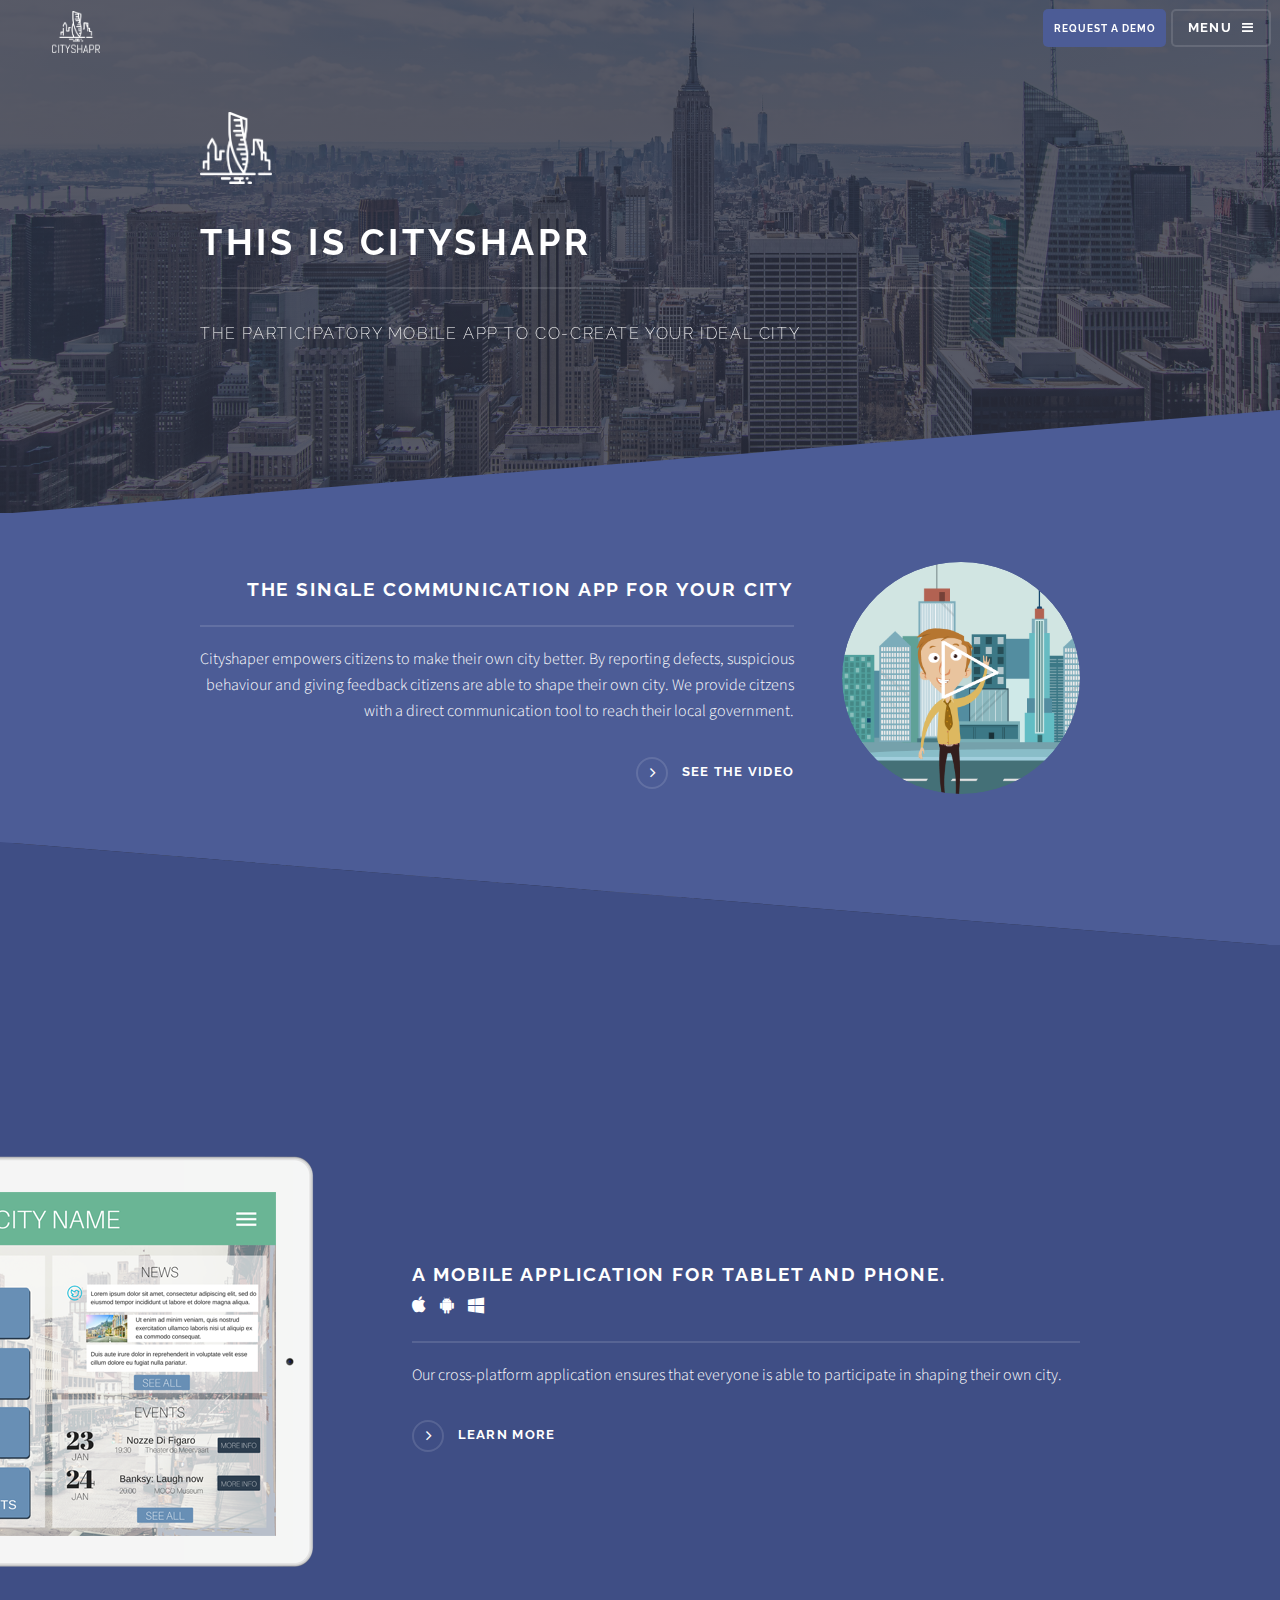
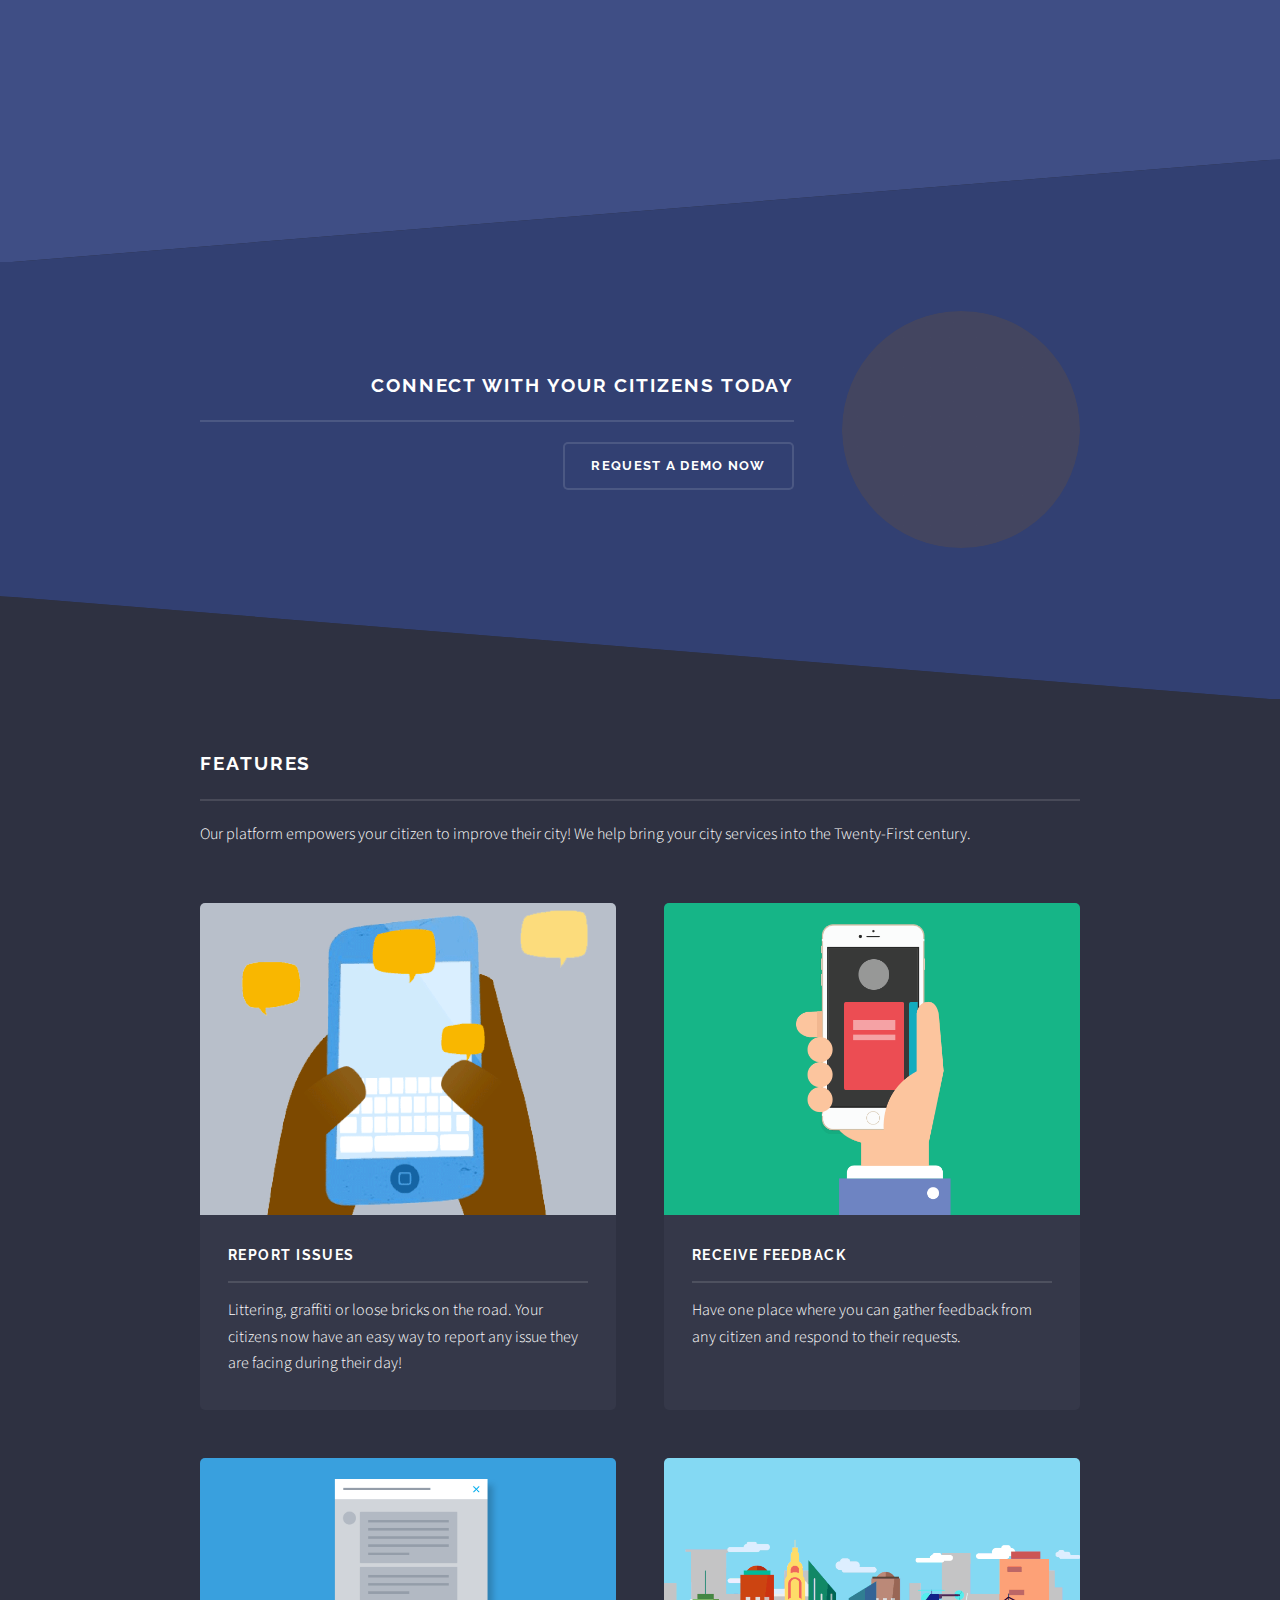
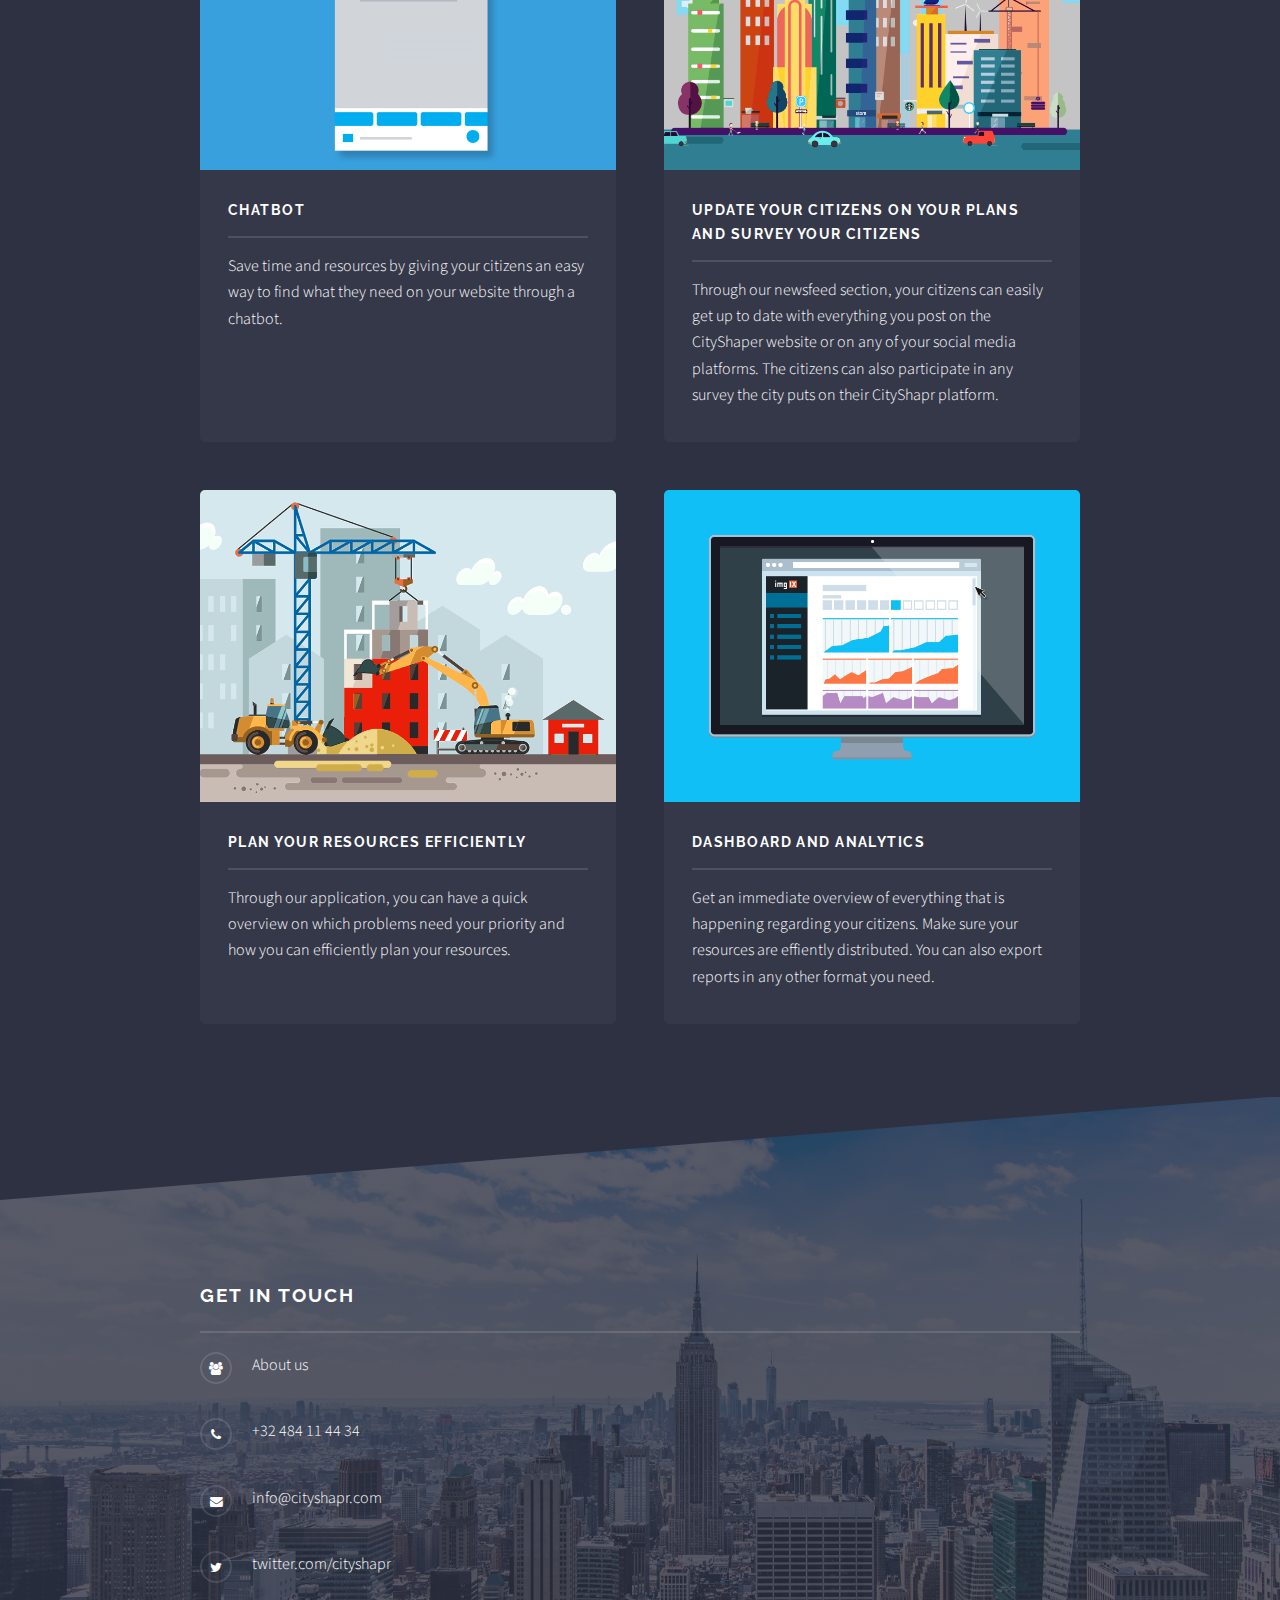
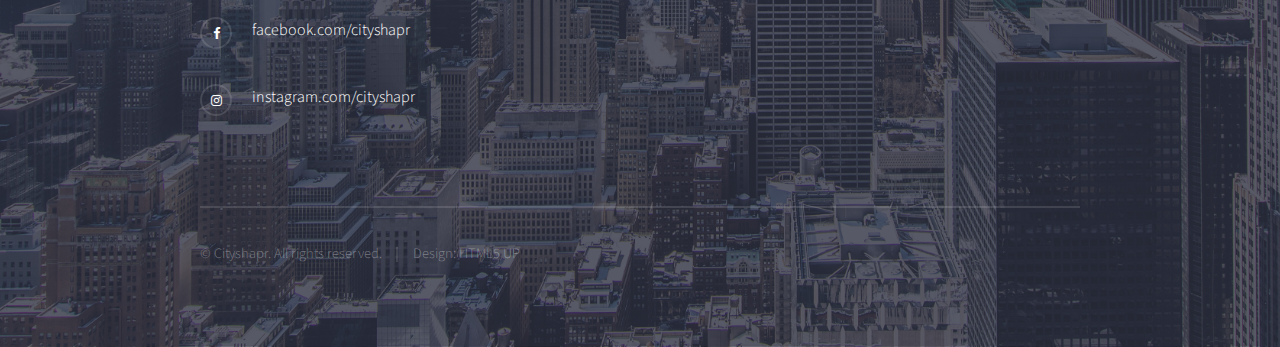
<file: index.html>
<!DOCTYPE HTML>
<!--
	Solid State by HTML5 UP
	html5up.net | @ajlkn
	Free for personal and commercial use under the CCA 3.0 license (html5up.net/license)
-->
<html>
	<head>
		<title>Cityshapr</title>
		<meta charset="utf-8" />
		<meta name="viewport" content="width=device-width, initial-scale=1" />
		<!--[if lte IE 8]><script src="assets/js/ie/html5shiv.js"></script><![endif]-->
		<link rel="stylesheet" href="assets/css/main.css" />
		<!--[if lte IE 9]><link rel="stylesheet" href="assets/css/ie9.css" /><![endif]-->
		<!--[if lte IE 8]><link rel="stylesheet" href="assets/css/ie8.css" /><![endif]-->
	</head>

	
	<body>



		<!-- Page Wrapper -->
			<div id="page-wrapper">

				<!-- Header -->
				<header id="header" class="alt">
					<div id="logo-header" class="alt">
						<a href="index.html"><img id="logo"src="images/logo/logo-white-small.png" alt="" /></a>
					</div>
							
					<nav>
						<a class="button special" href="requestdemo.html">Request a Demo</a>
						<a href="#menu">Menu</a>
					</nav>
				</header>

				<!-- Menu -->
					<nav id="menu">
						<div class="inner">
							<h2>Menu</h2>
							<ul class="links">
								<li><a href="index.html">Home</a></li>
								<li><a href="index.html#features">Features</a></li>
								<li><a href="requestdemo.html">Request a demo</a></li>
								<li><a href="team/applynow.html">Jobs</a></li>
								<li><a href="team/aboutus.html">About us</a></li>
								<li><a href="contact.html">Contact us</a></li>
							</ul>
							<a href="#" class="close">Close</a>
						</div>
					</nav>

				<!-- Banner -->
					<section id="banner">
						<div class="inner">
							<div class="logo"><img class="icon" src="images/logo/logo-no-text-white-small.png" alt="" /></div>
							<h2>This is Cityshapr</h2>
							<p>The participatory mobile app to co-create your ideal city</p>
						</div>
					</section>

				<!-- Wrapper -->
					<section id="wrapper">

						<!-- One -->
							<section id="one" class="wrapper spotlight style1">
								<div class="inner">
									<a href="#video" class="image"><img src="images/tom.png" alt="" /></a>
									<div class="content">
										<h2 class="major">The single communication app for your city</h2>
										<p>Cityshaper empowers citizens to make their own city better. By reporting defects, suspicious behaviour and giving feedback citizens are able to shape their own city.
										We provide citzens with a direct communication tool to reach their local government.  </p>
										<a href="#video" class="special">See the video</a>
									</div>
								</div>
							</section>

							<!-- Video -->
							<nav id="video">
								<div class="inner">
									<h2>Video</h2>
									<iframe width="90%" max-width="640px" height="315"
										src="https://www.youtube.com/embed/KoJpCtBWutw">
									</iframe>
									<a href="#" class="close">Close</a>
								</div>
							</nav>

						<!-- Two -->
							<section id="two" class="wrapper alt spotlight style3">
								<div class="inner">
									<a href="#features" class="image-tablet"><img src="images/tablet.png" alt="" /></a>
									<div class="content">
										<h2 class="major">A mobile application for tablet and phone.<pre><span class="icon fa-apple"></span> <span class="icon fa-android"></span> <span class="icon fa-windows"></span></pre></h2>
										<p>Our cross-platform application ensures that everyone is able to participate in shaping their own city.</p>
										<a href="#features" class="special">Learn more</a>
									</div>
								</div>
							</section>

						<!-- Three -->
							<section id="three" class="wrapper spotlight style5">
								<div class="inner">
									<a href="requestdemo.html" class="image"><img src="images/handshake.gif" alt="" /></a>
									<div class="content">
											<h2 class="major">Connect with your citizens today</h2>
										<ul class="actions">
												<li><a href="requestdemo.html" class="button">Request a demo now</a></li>
											</ul>
									</div>
								</div>
							</section>

						<!-- Features -->
							<section id="features" class="wrapper alt style1">
								<div class="inner">
									<h2 class="major">Features</h2>
									<p>Our platform empowers your citizen to improve their city! We help bring your city services into the Twenty-First century.</p>
									<section class="features">
										<article>
											<a href="#" class="image"><img c src="images/features/issues.gif" alt="" /></a>
											<h3 class="major">Report issues</h3>
											<p>Littering, graffiti or loose bricks on the road. Your citizens now have an easy way to report any issue they are facing during their day!</p>
										</article>
										<article>
											<a href="#" class="image"><img src="images/features/feedback.gif" alt="" /></a>
											<h3 class="major">Receive Feedback</h3>
											<p>Have one place where you can gather feedback from any citizen and respond to their requests.</p>
										</article>
										<article>
											<a href="#" class="image"><img src="images/features/chatbot.gif" alt="" /></a>
											<h3 class="major">Chatbot</h3>
											<p>Save time and resources by giving your citizens an easy way to find what they need on your website through a chatbot. </p>
										</article>
										<article>
											<a href="#" class="image"><img src="images/features/city.gif" alt="" /></a>
											<h3 class="major">Update your citizens on your plans and survey your citizens</h3>
											<p>Through our newsfeed section, your citizens can easily get up to date with everything you post on the CityShaper website or on any of your social media platforms. The citizens can also participate in any survey the city puts on their CityShapr platform.</p>
										</article>
										<article>
											<a href="#" class="image"><img src="images/features/construction.gif" alt="" /></a>
											<h3 class="major">Plan your resources efficiently</h3>
											<p>Through our application, you can have a quick overview on which problems need your priority and how you can efficiently plan your resources.</p>
										</article>
										<article>
											<a href="#" class="image"><img src="images/features/dashboard.gif" alt="" /></a>
											<h3 class="major">Dashboard and Analytics</h3>
											<p>Get an immediate overview of everything that is happening regarding your citizens. Make sure your resources are effiently distributed. You can also export reports in any other format you need. </p>
										</article>
									</section>
									<!--<ul class="actions">
										<li><a href="#" class="button">Browse All</a></li>
									</ul>-->
								</div>
							</section>

					</section>

				<!-- Footer -->
					<section id="footer">
						<div class="inner">
							<h2 class="major">Get in touch</h2>
							<!--<p>Cras mattis ante fermentum, malesuada neque vitae, eleifend erat. Phasellus non pulvinar erat. Fusce tincidunt, nisl eget mattis egestas, purus ipsum consequat orci, sit amet lobortis lorem lacus in tellus. Sed ac elementum arcu. Quisque placerat auctor laoreet.</p>
							<form method="post" action="#">
								<div class="field">
									<label for="name">Name</label>
									<input type="text" name="name" id="name" />
								</div>
								<div class="field">
									<label for="email">Email</label>
									<input type="email" name="email" id="email" />
								</div>
								<div class="field">
									<label for="message">Message</label>
									<textarea name="message" id="message" rows="4"></textarea>
								</div>
								<ul class="actions">
									<li><input type="submit" value="Send Message" /></li>
								</ul>
							</form>-->
							<ul class="contact">
								<!-- TODO wanneer we een adres hebben 
									<li class="fa-home">
									Untitled Inc<br />
									1234 Somewhere Road Suite #2894<br />
									Nashville, TN 00000-0000
								</li>-->
								<li class="fa-users"><a href="team/aboutus.html">About us</a></li>
								<li class="fa-phone">+32 484 11 44 34</li>
								<li class="fa-envelope"><a href="mailto:info@cityshapr.com">info@cityshapr.com</a></li>
								<li class="fa-twitter"><a href="https://www.twitter.com/cityshapr" target="_blank">twitter.com/cityshapr</a></li>
								<li class="fa-facebook"><a href="https://www.facebook.com/cityshapr" target="_blank">facebook.com/cityshapr</a></li>
								<li class="fa-instagram"><a href="https://www.instagram.com/cityshapr/" target="_blank">instagram.com/cityshapr</a></li>
							</ul>
							<ul class="copyright">
								<li>&copy; Cityshapr. All rights reserved.</li><li>Design: <a href="http://html5up.net" target="_blank">HTML5 UP</a></li>
							</ul>
						</div>
					</section>

			</div>

		<!-- Scripts -->
			<script src="assets/js/skel.min.js"></script>
			<script src="assets/js/jquery.min.js"></script>
			<script src="assets/js/jquery.scrollex.min.js"></script>
			<script src="assets/js/util.js"></script>
			<!--[if lte IE 8]><script src="assets/js/ie/respond.min.js"></script><![endif]-->
			<script src="assets/js/main.js"></script>

	</body>
</html>
</file>
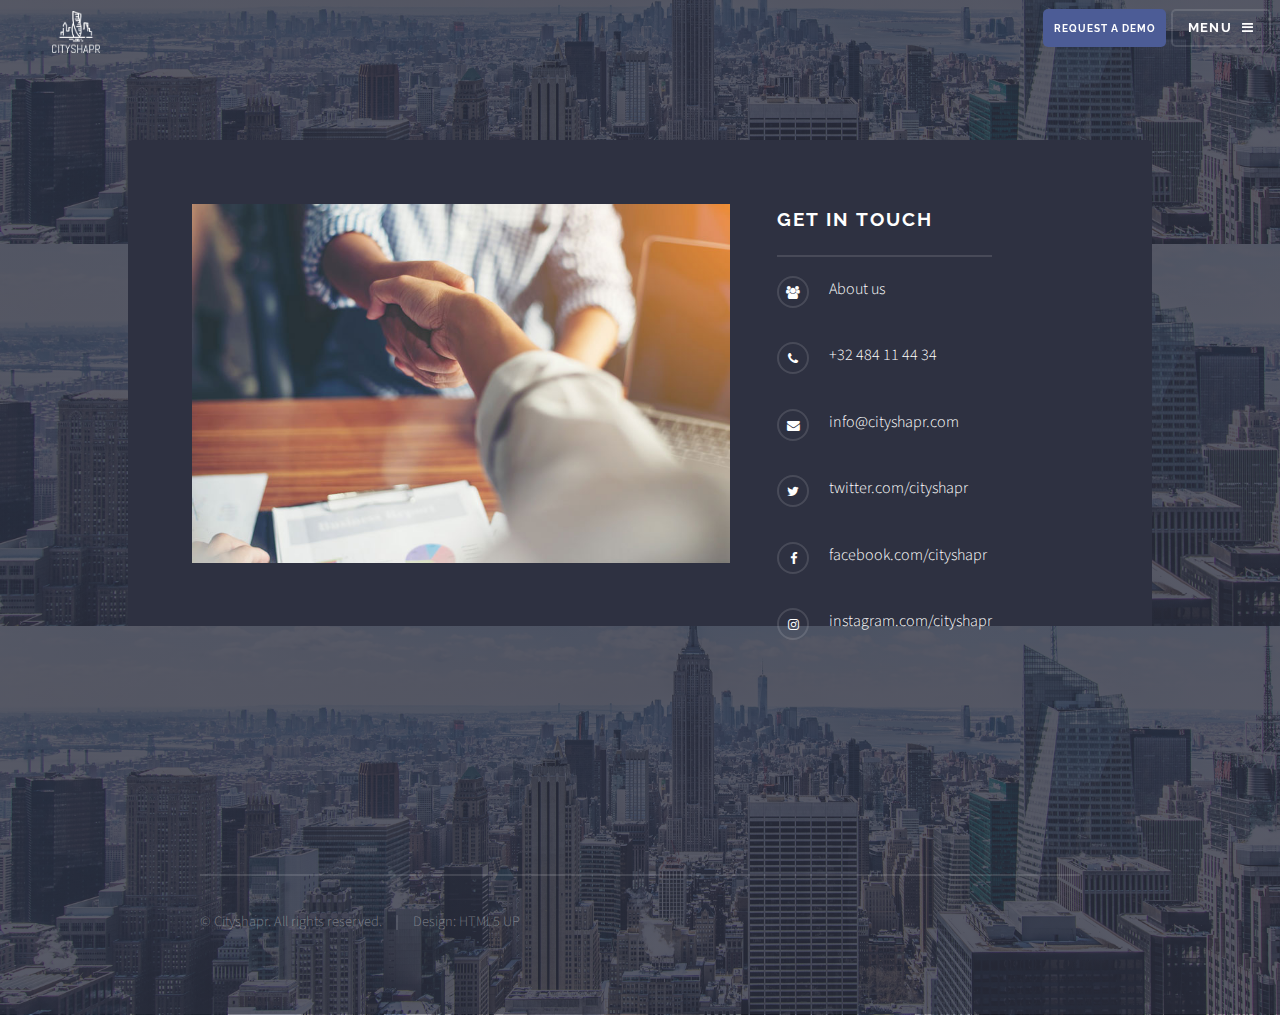
<file: contact.html>
<!DOCTYPE HTML>
<!--
	Solid State by HTML5 UP
	html5up.net | @ajlkn
	Free for personal and commercial use under the CCA 3.0 license (html5up.net/license)
-->
<html>
	<head>
		<title>Cityshapr</title>
		<meta charset="utf-8" />
		<meta name="viewport" content="width=device-width, initial-scale=1" />
		<!--[if lte IE 8]><script src="assets/js/ie/html5shiv.js"></script><![endif]-->
		<link rel="stylesheet" href="assets/css/main.css" />
		<link rel="stylesheet" href="assets/css/team.css" />
		<!--[if lte IE 9]><link rel="stylesheet" href="assets/css/ie9.css" /><![endif]-->
		<!--[if lte IE 8]><link rel="stylesheet" href="assets/css/ie8.css" /><![endif]-->
	</head>
	<body >

		<!-- Page Wrapper -->
			<div id="page-wrapper">

				<!-- Header -->
                    <header id="header" class="alt">
						<div id="logo-header" class="alt">
							<a href="index.html"><img id="logo"src="images/logo/logo-white-small.png" alt="" /></a>
						</div>
						
                        <nav>
                            <a class="button special" href="requestdemo.html">Request a Demo</a>
                            <a href="#menu">Menu</a>
                        </nav>
                    </header>

				<!-- Menu -->
				<nav id="menu">
						<div class="inner">
							<h2>Menu</h2>
							<ul class="links">
                                <li><a href="index.html">Home</a></li>
                                <li><a href="index.html#features">Features</a></li>
								<li><a href="requestdemo.html">Request a demo</a></li>
								<li><a href="team/applynow.html">Jobs</a></li>
                                <li><a href="team/aboutus.html">About us</a></li>
                                <li><a href="contact.html">Contact us</a></li>
							</ul>
							<a href="#" class="close">Close</a>
						</div>
					</nav>

				<!-- Banner -->
					<section id="banner">
						<div class="inner">

						</div>
					</section>

				<!-- Wrapper -->
					<section id="wrapper">

						<section id="contact-us">
                            <img src="images/handshake.jpg" alt="" />
                            <div id="team-right">
                                    <h2 class="major">Get in touch</h2>
                                    <!--<p>Cras mattis ante fermentum, malesuada neque vitae, eleifend erat. Phasellus non pulvinar erat. Fusce tincidunt, nisl eget mattis egestas, purus ipsum consequat orci, sit amet lobortis lorem lacus in tellus. Sed ac elementum arcu. Quisque placerat auctor laoreet.</p>-->
                                    <!--<form method="post" action="#">
                                        <div class="field">
                                            <label for="name">Name</label>
                                            <input type="text" name="name" id="name" />
                                        </div>
                                        <div class="field">
                                            <label for="email">Email</label>
                                            <input type="email" name="email" id="email" />
                                        </div>
                                        <div class="field">
                                            <label for="message">Message</label>
                                            <textarea name="message" id="message" rows="4"></textarea>
                                        </div>
                                        <ul class="actions">
                                            <li><input type="submit" value="Send Message" /></li>
                                        </ul>
                                    </form>-->
                                    <ul class="contact">
                                        <!-- TODO wanneer we een adres hebben 
                                            <li class="fa-home">
                                            Untitled Inc<br />
                                            1234 Somewhere Road Suite #2894<br />
                                            Nashville, TN 00000-0000
                                        </li>-->
                                        <li class="fa-users"><a href="team/aboutus.html">About us</a></li>
                                        <li class="fa-phone">+32 484 11 44 34</li>
                                        <li class="fa-envelope"><a href="mailto:info@cityshapr.com">info@cityshapr.com</a></li>
                                        <li class="fa-twitter"><a href="https://www.twitter.com/cityshapr" target="_blank">twitter.com/cityshapr</a></li>
										<li class="fa-facebook"><a href="https://www.facebook.com/cityshapr" target="_blank">facebook.com/cityshapr</a></li>
										<li class="fa-instagram"><a href="https://www.instagram.com/cityshapr/" target="_blank">instagram.com/cityshapr</a></li>
                                    </ul>
                            </div>

                            

					</section>

				<!-- Footer -->
					<section id="footer">
						<div class="inner">
							
							<ul class="copyright">
								<li>&copy; Cityshapr. All rights reserved.</li><li>Design: <a href="http://html5up.net" target="_blank">HTML5 UP</a></li>
							</ul>
						</div>
					</section>

			</div>

		<!-- Scripts -->
			<script src="assets/js/skel.min.js"></script>
			<script src="assets/js/jquery.min.js"></script>
			<script src="assets/js/jquery.scrollex.min.js"></script>
			<script src="assets/js/util.js"></script>
			<!--[if lte IE 8]><script src="assets/js/ie/respond.min.js"></script><![endif]-->
			<script src="assets/js/main.js"></script>

	</body>
</html>
</file>
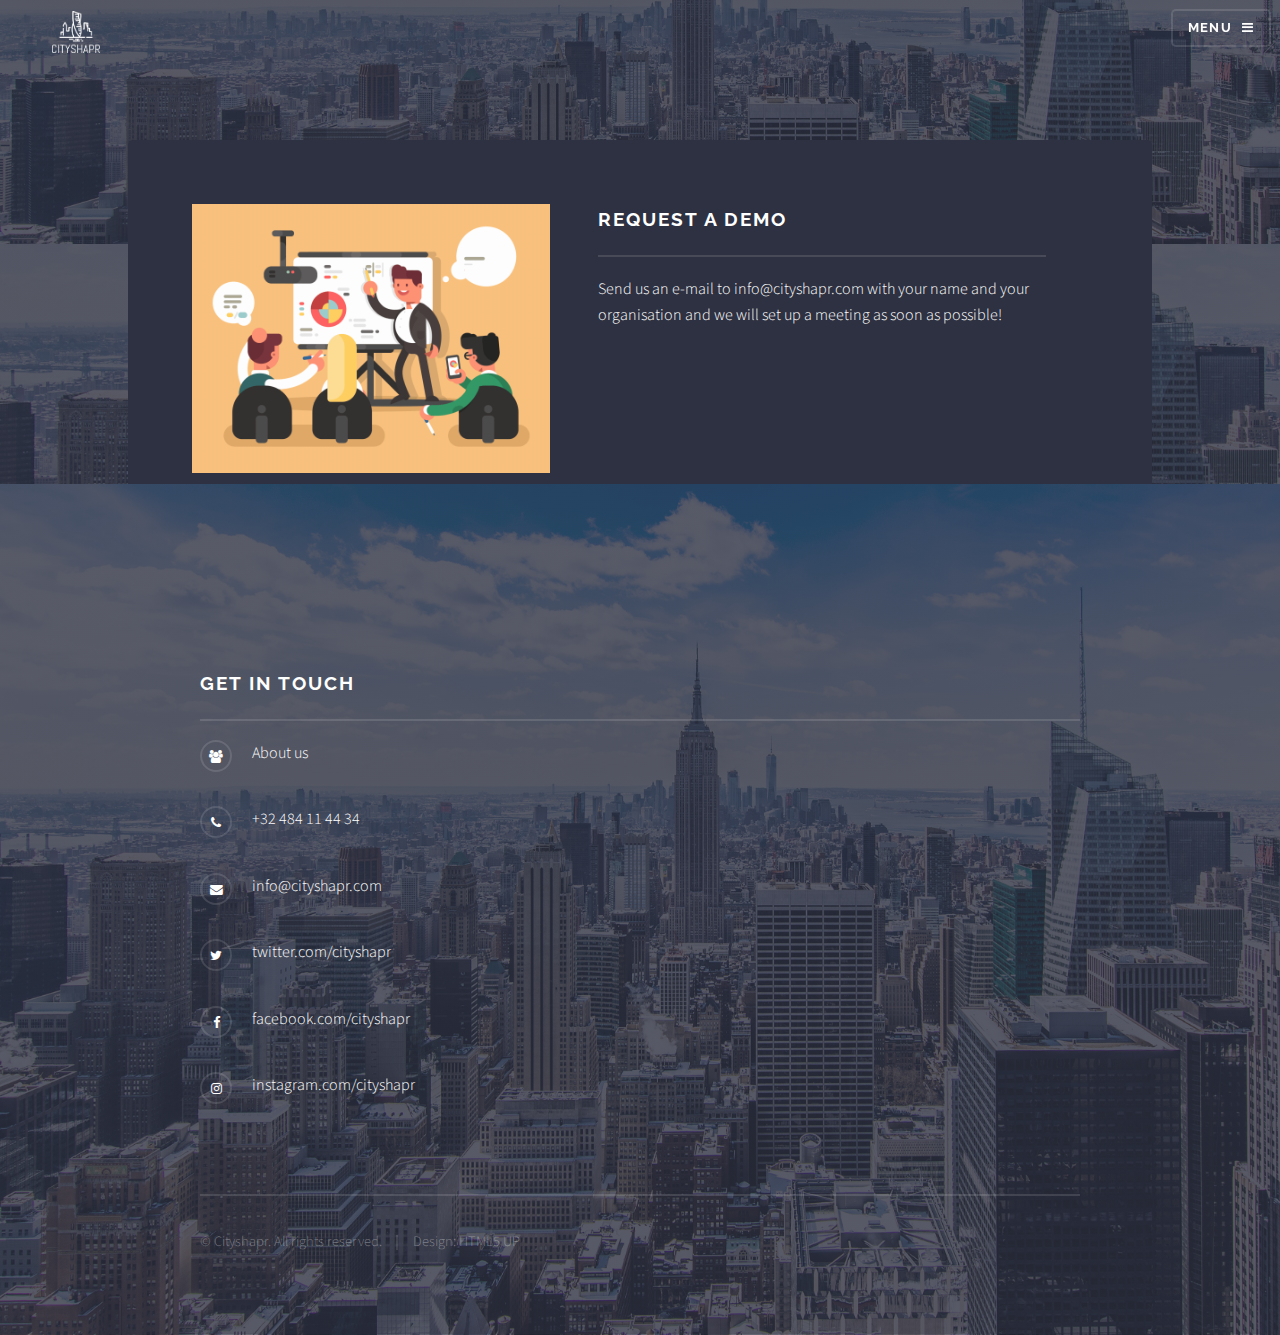
<file: requestdemo.html>
<!DOCTYPE HTML>
<!--
	Solid State by HTML5 UP
	html5up.net | @ajlkn
	Free for personal and commercial use under the CCA 3.0 license (html5up.net/license)
-->
<html>
	<head>
		<title>Cityshapr</title>
		<meta charset="utf-8" />
		<meta name="viewport" content="width=device-width, initial-scale=1" />
		<!--[if lte IE 8]><script src="assets/js/ie/html5shiv.js"></script><![endif]-->
		<link rel="stylesheet" href="assets/css/main.css" />
		<link rel="stylesheet" href="assets/css/team.css" />
		<!--[if lte IE 9]><link rel="stylesheet" href="assets/css/ie9.css" /><![endif]-->
		<!--[if lte IE 8]><link rel="stylesheet" href="assets/css/ie8.css" /><![endif]-->
	</head>
	<body >

		<!-- Page Wrapper -->
			<div id="page-wrapper">

				<!-- Header -->
                    <header id="header" class="alt">
						<div id="logo-header" class="alt">
							<a href="index.html"><img id="logo"src="images/logo/logo-white-small.png" alt="" /></a>
						</div>

                        <nav>
                            <a href="#menu">Menu</a>
                        </nav>
                    </header>

				<!-- Menu -->
				<nav id="menu">
						<div class="inner">
							<h2>Menu</h2>
							<ul class="links">
                                <li><a href="index.html">Home</a></li>
                                <li><a href="index.html#features">Features</a></li>
								<li><a href="requestdemo.html">Request a demo</a></li>
								<li><a href="team/applynow.html">Jobs</a></li>
                                <li><a href="team/aboutus.html">About us</a></li>
                                <li><a href="contact.html">Contact us</a></li>
							</ul>
							<a href="#" class="close">Close</a>
						</div>
					</nav>

				<!-- Banner -->
					<section id="banner">
						<div class="inner">

						</div>
					</section>

				<!-- Wrapper -->
					<section id="wrapper">

						<section id="request-demo">
                            <img src="images/requestdemo.gif" alt="" />
                            <div id="demo-right">
                                    <h2 class="major">Request a demo</h2>
                                    <p>Send us an e-mail to info@cityshapr.com with your name and your organisation and we will set up a meeting as soon as possible!</p>
                                    <!--<form method="post" action="#">
                                        <div class="field">
                                            <label for="name">Name</label>
                                            <input type="text" name="name" id="name" />
                                        </div>
                                        <div class="field">
                                            <label for="email">Email</label>
                                            <input type="email" name="email" id="email" />
                                        </div>
                                        <div class="field">
                                                <label for="email">Organisation</label>
                                                <input type="text" name="organisation" id="organisation" />
                                            </div>
                                        <div class="field">
                                            <label for="message">Message</label>
                                            <textarea name="message" id="message" rows="4"></textarea>
                                        </div>
                                        <ul class="actions">
                                            <li><input type="submit" value="Send Message" /></li>
                                        </ul>
                                    </form>-->
                            </div>

                            

					</section>

				<!-- Footer -->
                <section id="footer">
						<div class="inner">
							<h2 class="major">Get in touch</h2>
							<!--<p>Cras mattis ante fermentum, malesuada neque vitae, eleifend erat. Phasellus non pulvinar erat. Fusce tincidunt, nisl eget mattis egestas, purus ipsum consequat orci, sit amet lobortis lorem lacus in tellus. Sed ac elementum arcu. Quisque placerat auctor laoreet.</p>
							<form method="post" action="#">
								<div class="field">
									<label for="name">Name</label>
									<input type="text" name="name" id="name" />
								</div>
								<div class="field">
									<label for="email">Email</label>
									<input type="email" name="email" id="email" />
								</div>
								<div class="field">
									<label for="message">Message</label>
									<textarea name="message" id="message" rows="4"></textarea>
								</div>
								<ul class="actions">
									<li><input type="submit" value="Send Message" /></li>
								</ul>
							</form>-->
							<ul class="contact">
								<!-- TODO wanneer we een adres hebben 
									<li class="fa-home">
									Untitled Inc<br />
									1234 Somewhere Road Suite #2894<br />
									Nashville, TN 00000-0000
								</li>-->
								<li class="fa-users"><a href="team/aboutus.html">About us</a></li>
								<li class="fa-phone">+32 484 11 44 34</li>
								<li class="fa-envelope"><a href="mailto:info@cityshapr.com">info@cityshapr.com</a></li>
								<li class="fa-twitter"><a href="https://www.twitter.com/cityshapr" target="_blank">twitter.com/cityshapr</a></li>
								<li class="fa-facebook"><a href="https://www.facebook.com/cityshapr" target="_blank">facebook.com/cityshapr</a></li>
								<li class="fa-instagram"><a href="https://www.instagram.com/cityshapr/" target="_blank">instagram.com/cityshapr</a></li>
							</ul>
							<ul class="copyright">
								<li>&copy; Cityshapr. All rights reserved.</li><li>Design: <a href="http://html5up.net" target="_blank">HTML5 UP</a></li>
							</ul>
						</div>
					</section>

			</div>

		<!-- Scripts -->
			<script src="assets/js/skel.min.js"></script>
			<script src="assets/js/jquery.min.js"></script>
			<script src="assets/js/jquery.scrollex.min.js"></script>
			<script src="assets/js/util.js"></script>
			<!--[if lte IE 8]><script src="assets/js/ie/respond.min.js"></script><![endif]-->
			<script src="assets/js/main.js"></script>

	</body>
</html>
</file>
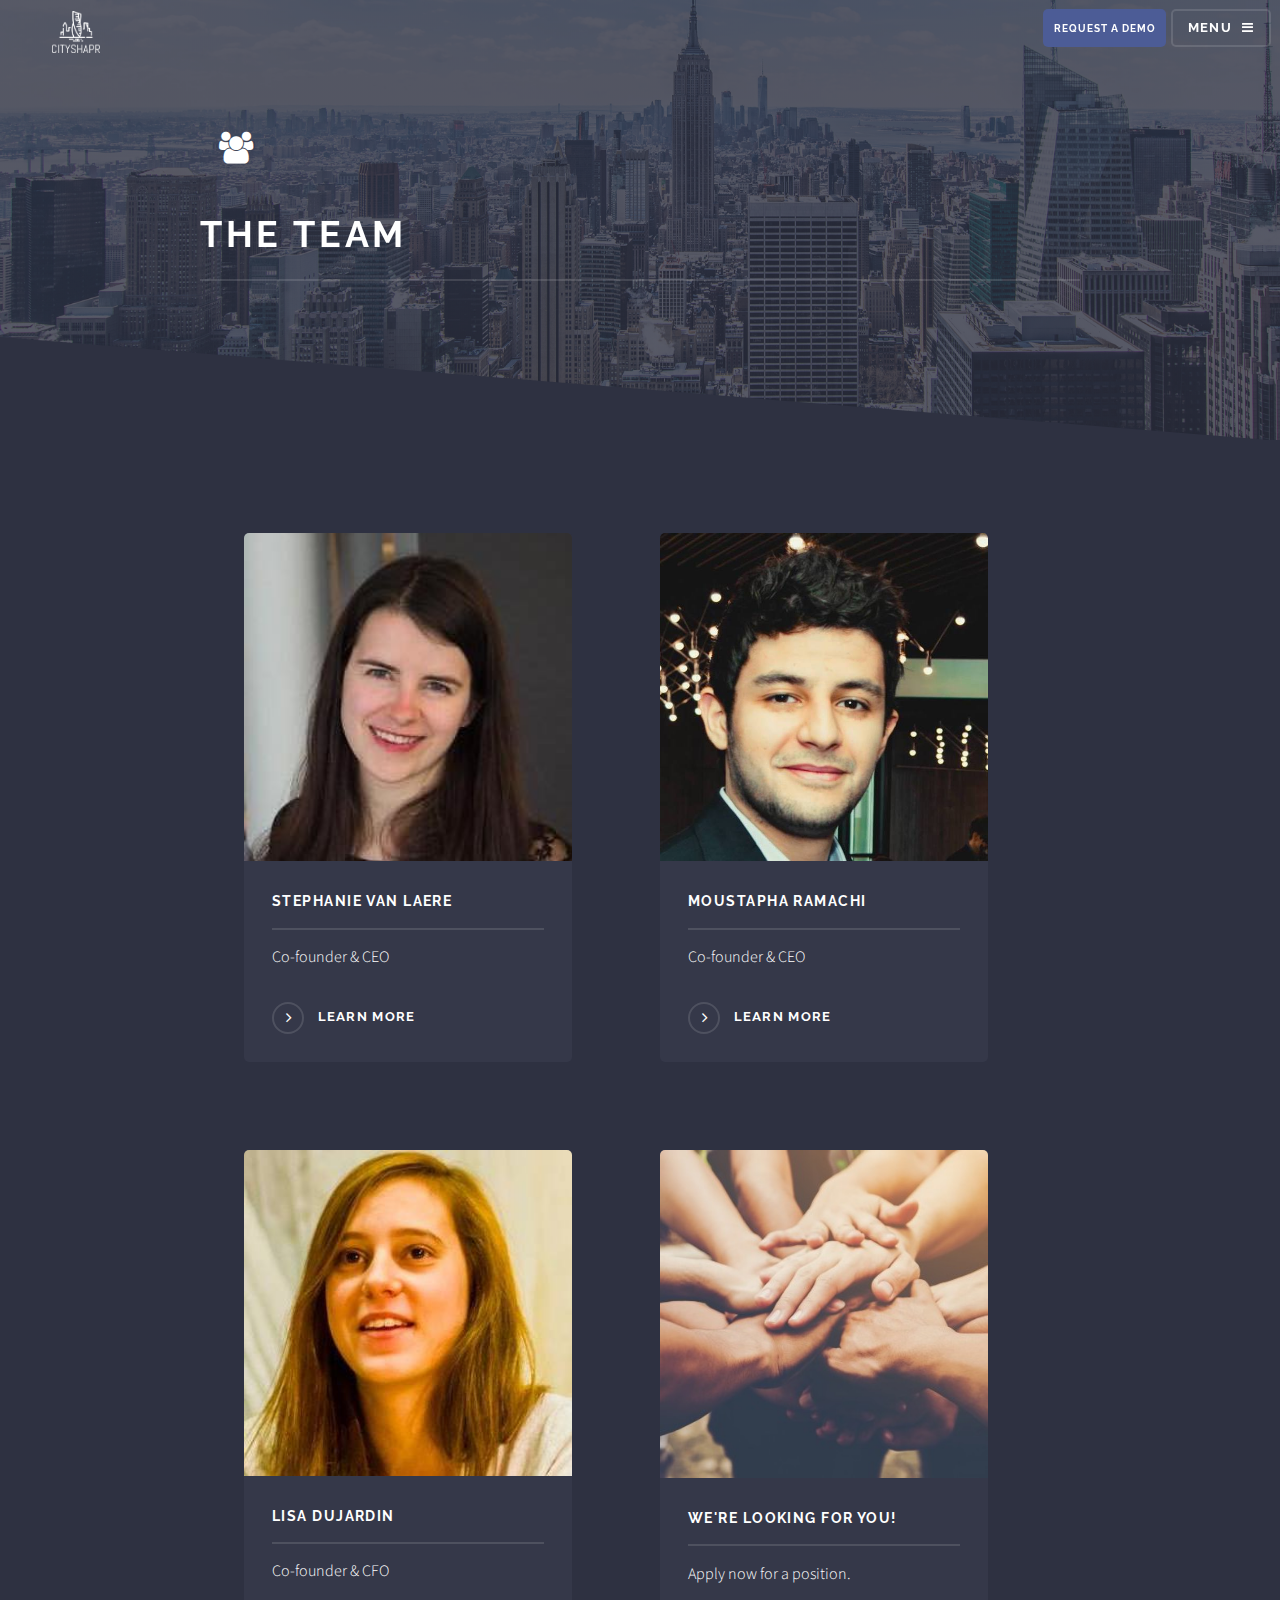
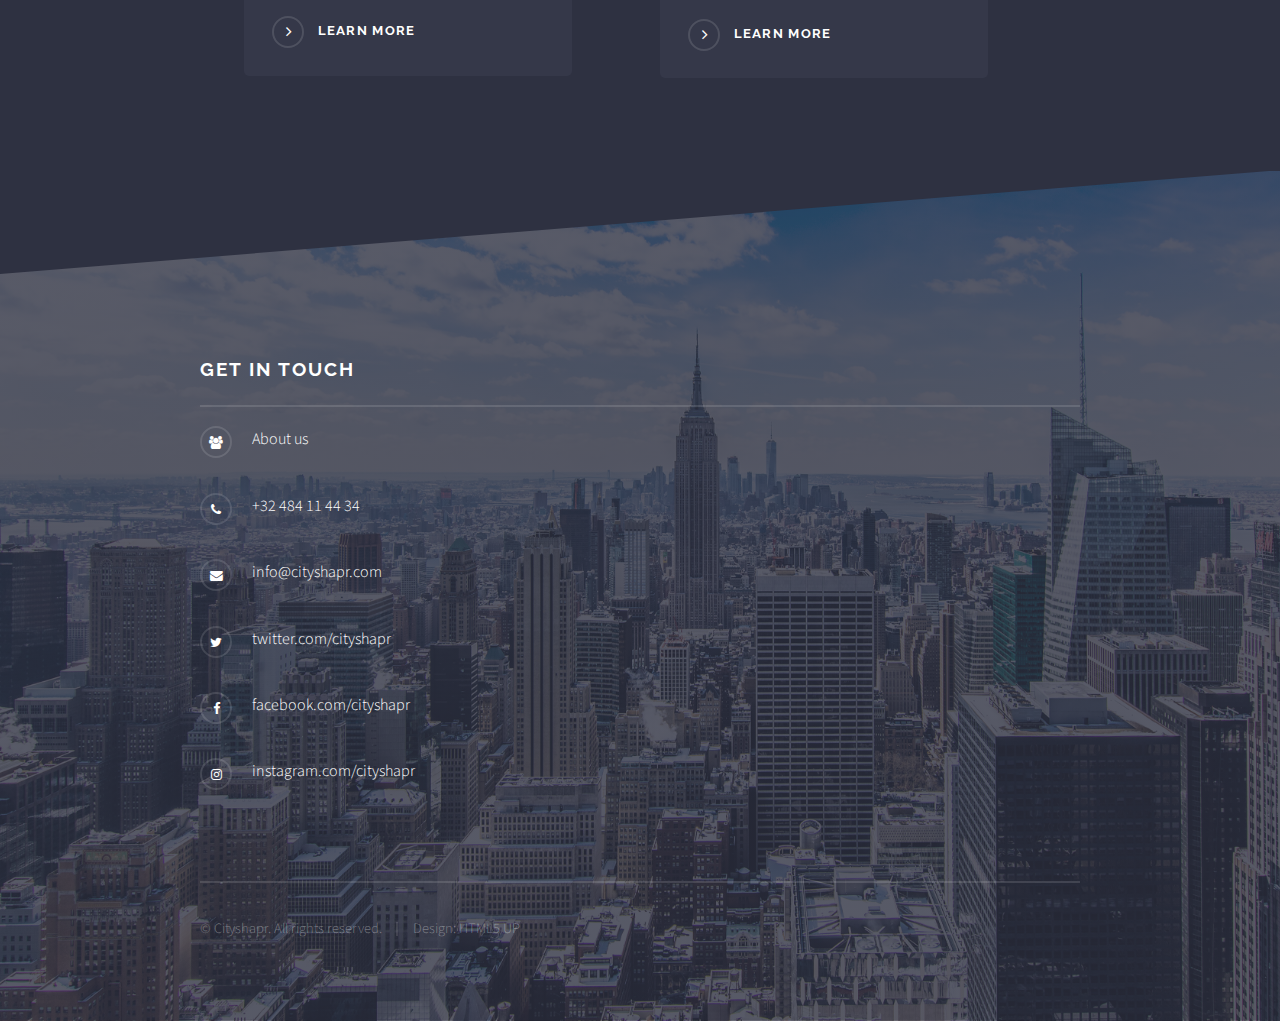
<file: team/aboutus.html>
<!DOCTYPE HTML>
<!--
	Solid State by HTML5 UP
	html5up.net | @ajlkn
	Free for personal and commercial use under the CCA 3.0 license (html5up.net/license)
-->
<html>
	<head>
		<title>Cityshapr</title>
		<meta charset="utf-8" />
		<meta name="viewport" content="width=device-width, initial-scale=1" />
		<!--[if lte IE 8]><script src="assets/js/ie/html5shiv.js"></script><![endif]-->
		<link rel="stylesheet" href="../assets/css/main.css" />
		<link rel="stylesheet" href="../assets/css/team.css" />
		<!--[if lte IE 9]><link rel="stylesheet" href="assets/css/ie9.css" /><![endif]-->
		<!--[if lte IE 8]><link rel="stylesheet" href="assets/css/ie8.css" /><![endif]-->
	</head>
	<body class="body-team">

		<!-- Page Wrapper -->
			<div id="page-wrapper">

				<!-- Header -->
					<header id="header" class="alt">
						<div id="logo-header" class="alt">
							<a href="../index.html"><img id="logo"src="../images/logo/logo-white-small.png" alt="" /></a>
						</div>
						
						<nav>
							<a class="button special" href="../requestdemo.html">Request a Demo</a>
							<a href="#menu">Menu</a>
						</nav>
					</header>

				<!-- Menu -->
				<nav id="menu">
						<div class="inner">
							<h2>Menu</h2>
							<ul class="links">
								<li><a href="../index.html">Home</a></li>
								<li><a href="../index.html#features">Features</a></li>
								<li><a href="../requestdemo.html">Request a demo</a></li>
								<li><a href="applynow.html">Jobs</a></li>
								<li><a href="aboutus.html">About us</a></li>
								<li><a href="../contact.html">Contact us</a></li>
							</ul>
							<a href="#" class="close">Close</a>
						</div>
					</nav>

				<!-- Banner -->
					<section id="banner">
						<div class="inner">
							<div class="logo"><span class="icon fa-users"></span></div>
							<h2>The Team</h2>
						</div>
					</section>

				<!-- Wrapper -->
					<section id="wrapper">


						<!-- Four -->
							<section id="four" class="wrapper alt style1">
								<div class="inner">
									<section class="features">
										<article class="article-team">
											<a href="stephanie.html" class="image"><img src="../images/team/stephanie.jpg" alt="" /></a>
											<h3 class="major">Stephanie Van Laere</h3>
											<p>Co-founder &amp; CEO</p>
											<a href="stephanie.html" class="special">Learn more</a>
										</article >
										<article class="article-team">
											<a href="moustapha.html" class="image"><img src="../images/team/moustapha.jpg" alt="" /></a>
											<h3 class="major">Moustapha Ramachi</h3>
											<p>Co-founder  &amp; CEO</p>
											<a href="moustapha.html" class="special">Learn more</a>
										</article>
										<article class="article-team">
											<a href="lisa.html" class="image"><img src="../images/team/lisa.jpg" alt="" /></a>
											<h3 class="major">Lisa Dujardin</h3>
											<p>Co-founder  &amp; CFO</p>
											<a href="lisa.html" class="special">Learn more</a>
										</article>
										<article class="article-team">
											<a href="applynow.html" class="image"><img src="../images/team/team.jpg" alt="" /></a>
											<h3 class="major">We're looking for you!</h3>
											<p>Apply now for a position.</p>
											<a href="applynow.html" class="special">Learn more</a>
										</article>
									</section>
								</div>
							</section>

					</section>

				<!-- Footer -->
					<section id="footer">
						<div class="inner">
							<h2 class="major">Get in touch</h2>
							<!--<p>Cras mattis ante fermentum, malesuada neque vitae, eleifend erat. Phasellus non pulvinar erat. Fusce tincidunt, nisl eget mattis egestas, purus ipsum consequat orci, sit amet lobortis lorem lacus in tellus. Sed ac elementum arcu. Quisque placerat auctor laoreet.</p>-->
							<!--<form method="post" action="#">
								<div class="field">
									<label for="name">Name</label>
									<input type="text" name="name" id="name" />
								</div>
								<div class="field">
									<label for="email">Email</label>
									<input type="email" name="email" id="email" />
								</div>
								<div class="field">
									<label for="message">Message</label>
									<textarea name="message" id="message" rows="4"></textarea>
								</div>
								<ul class="actions">
									<li><input type="submit" value="Send Message" /></li>
								</ul>
							</form>-->
							<ul class="contact">
								<!-- TODO wanneer we een adres hebben 
									<li class="fa-home">
									Untitled Inc<br />
									1234 Somewhere Road Suite #2894<br />
									Nashville, TN 00000-0000
								</li>-->
								<li class="fa-users"><a href="aboutus.html">About us</a></li>
								<li class="fa-phone">+32 484 11 44 34</li>
								<li class="fa-envelope"><a href="mailto:info@cityshapr.com">info@cityshapr.com</a></li>
								<li class="fa-twitter"><a href="https://www.twitter.com/cityshapr" target="_blank">twitter.com/cityshapr</a></li>
								<li class="fa-facebook"><a href="https://www.facebook.com/cityshapr" target="_blank">facebook.com/cityshapr</a></li>
								<li class="fa-instagram"><a href="https://www.instagram.com/cityshapr/" target="_blank">instagram.com/cityshapr</a></li>
							</ul>
							<ul class="copyright">
								<li>&copy; Cityshapr. All rights reserved.</li><li>Design: <a href="http://html5up.net" target="_blank">HTML5 UP</a></li>

							</ul>
						</div>
					</section>

			</div>

		<!-- Scripts -->
			<script src="../assets/js/skel.min.js"></script>
			<script src="../assets/js/jquery.min.js"></script>
			<script src="../assets/js/jquery.scrollex.min.js"></script>
			<script src="../assets/js/util.js"></script>
			<!--[if lte IE 8]><script src="assets/js/ie/respond.min.js"></script><![endif]-->
			<script src="../assets/js/main.js"></script>

	</body>
</html>
</file>
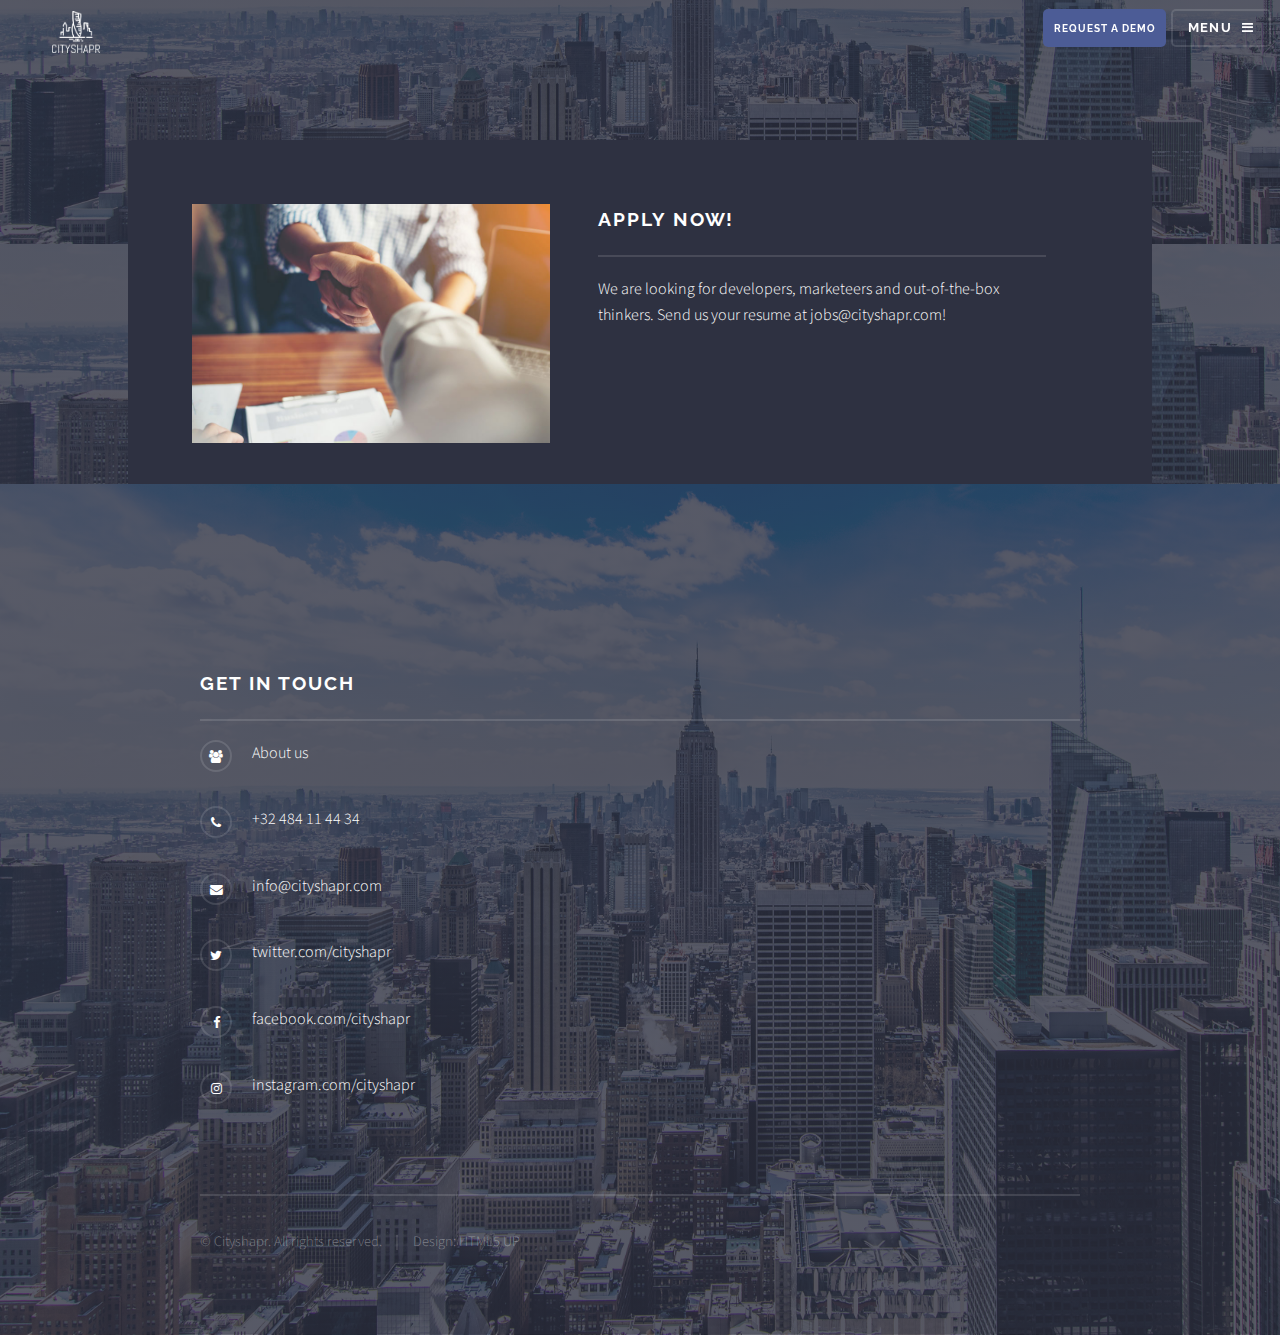
<file: team/applynow.html>
<!DOCTYPE HTML>
<!--
	Solid State by HTML5 UP
	html5up.net | @ajlkn
	Free for personal and commercial use under the CCA 3.0 license (html5up.net/license)
-->
<html>
	<head>
		<title>Cityshapr</title>
		<meta charset="utf-8" />
		<meta name="viewport" content="width=device-width, initial-scale=1" />
		<!--[if lte IE 8]><script src="assets/js/ie/html5shiv.js"></script><![endif]-->
		<link rel="stylesheet" href="../assets/css/main.css" />
		<link rel="stylesheet" href="../assets/css/team.css" />
		<!--[if lte IE 9]><link rel="stylesheet" href="assets/css/ie9.css" /><![endif]-->
		<!--[if lte IE 8]><link rel="stylesheet" href="assets/css/ie8.css" /><![endif]-->
	</head>
	<body >

		<!-- Page Wrapper -->
			<div id="page-wrapper">

				<!-- Header -->
                    <header id="header" class="alt">
						<div id="logo-header" class="alt">
							<a href="../index.html"><img id="logo"src="../images/logo/logo-white-small.png" alt="" /></a>
						</div>
						
                        <nav>
							<a class="button special" href="requestdemo.html">Request a Demo</a>
                            <a href="#menu">Menu</a>
                        </nav>
                    </header>

				<!-- Menu -->
				<nav id="menu">
						<div class="inner">
							<h2>Menu</h2>
							<ul class="links">
                                <li><a href="../index.html">Home</a></li>
                                <li><a href="../index.html#features">Features</a></li>
								<li><a href="../requestdemo.html">Request a demo</a></li>
								<li><a href="applynow.html">Jobs</a></li>
								<li><a href="aboutus.html">About us</a></li>
                                <li><a href="../contact.html">Contact us</a></li>
							</ul>
							<a href="#" class="close">Close</a>
						</div>
					</nav>

				<!-- Banner -->
					<section id="banner">
						<div class="inner">

						</div>
					</section>

				<!-- Wrapper -->
					<section id="wrapper">

						<section id="request-demo">
                            <img src="../images/handshake.jpg" alt="" />
                            <div id="demo-right">
                                    <h2 class="major">Apply Now!</h2>
                                    <!--<p>Cras mattis ante fermentum, malesuada neque vitae, eleifend erat. Phasellus non pulvinar erat. Fusce tincidunt, nisl eget mattis egestas, purus ipsum consequat orci, sit amet lobortis lorem lacus in tellus. Sed ac elementum arcu. Quisque placerat auctor laoreet.</p>-->
                                    <!--<form method="post" action="#">
                                        <div class="field">
                                            <label for="name">Name</label>
                                            <input type="text" name="name" id="name" />
                                        </div>
                                        <div class="field">
                                            <label for="email">Email</label>
                                            <input type="email" name="email" id="email" />
                                        </div>
                                        <div class="field">
                                                <label for="email">Organisation</label>
                                                <input type="text" name="organisation" id="organisation" />
                                            </div>
                                        <div class="field">
                                            <label for="message">Message</label>
                                            <textarea name="message" id="message" rows="4"></textarea>
                                        </div>
                                        <ul class="actions">
                                            <li><input type="submit" value="Send Message" /></li>
                                        </ul>
                                    </form>-->
                                    We are looking for developers, marketeers and out-of-the-box thinkers. Send us your resume at jobs@cityshapr.com!
                            </div>

                            

					</section>

				<!-- Footer -->
                <section id="footer">
						<div class="inner">
							<h2 class="major">Get in touch</h2>
							<!--<p>Cras mattis ante fermentum, malesuada neque vitae, eleifend erat. Phasellus non pulvinar erat. Fusce tincidunt, nisl eget mattis egestas, purus ipsum consequat orci, sit amet lobortis lorem lacus in tellus. Sed ac elementum arcu. Quisque placerat auctor laoreet.</p>
							<form method="post" action="#">
								<div class="field">
									<label for="name">Name</label>
									<input type="text" name="name" id="name" />
								</div>
								<div class="field">
									<label for="email">Email</label>
									<input type="email" name="email" id="email" />
								</div>
								<div class="field">
									<label for="message">Message</label>
									<textarea name="message" id="message" rows="4"></textarea>
								</div>
								<ul class="actions">
									<li><input type="submit" value="Send Message" /></li>
								</ul>
							</form>-->
							<ul class="contact">
								<!-- TODO wanneer we een adres hebben 
									<li class="fa-home">
									Untitled Inc<br />
									1234 Somewhere Road Suite #2894<br />
									Nashville, TN 00000-0000
								</li>-->
								<li class="fa-users"><a href="aboutus.html">About us</a></li>
								<li class="fa-phone">+32 484 11 44 34</li>
								<li class="fa-envelope"><a href="mailto:info@cityshapr.com">info@cityshapr.com</a></li>
								<li class="fa-twitter"><a href="https://www.twitter.com/cityshapr" target="_blank">twitter.com/cityshapr</a></li>
								<li class="fa-facebook"><a href="https://www.facebook.com/cityshapr" target="_blank">facebook.com/cityshapr</a></li>
								<li class="fa-instagram"><a href="https://www.instagram.com/cityshapr/" target="_blank">instagram.com/cityshapr</a></li>
							</ul>
							<ul class="copyright">
								<li>&copy; Cityshapr. All rights reserved.</li><li>Design: <a href="http://html5up.net" target="_blank">HTML5 UP</a></li>
							</ul>
						</div>
					</section>

			</div>

		<!-- Scripts -->
			<script src="../assets/js/skel.min.js"></script>
			<script src="../assets/js/jquery.min.js"></script>
			<script src="../assets/js/jquery.scrollex.min.js"></script>
			<script src="../assets/js/util.js"></script>
			<!--[if lte IE 8]><script src="assets/js/ie/respond.min.js"></script><![endif]-->
			<script src="../assets/js/main.js"></script>

	</body>
</html>
</file>
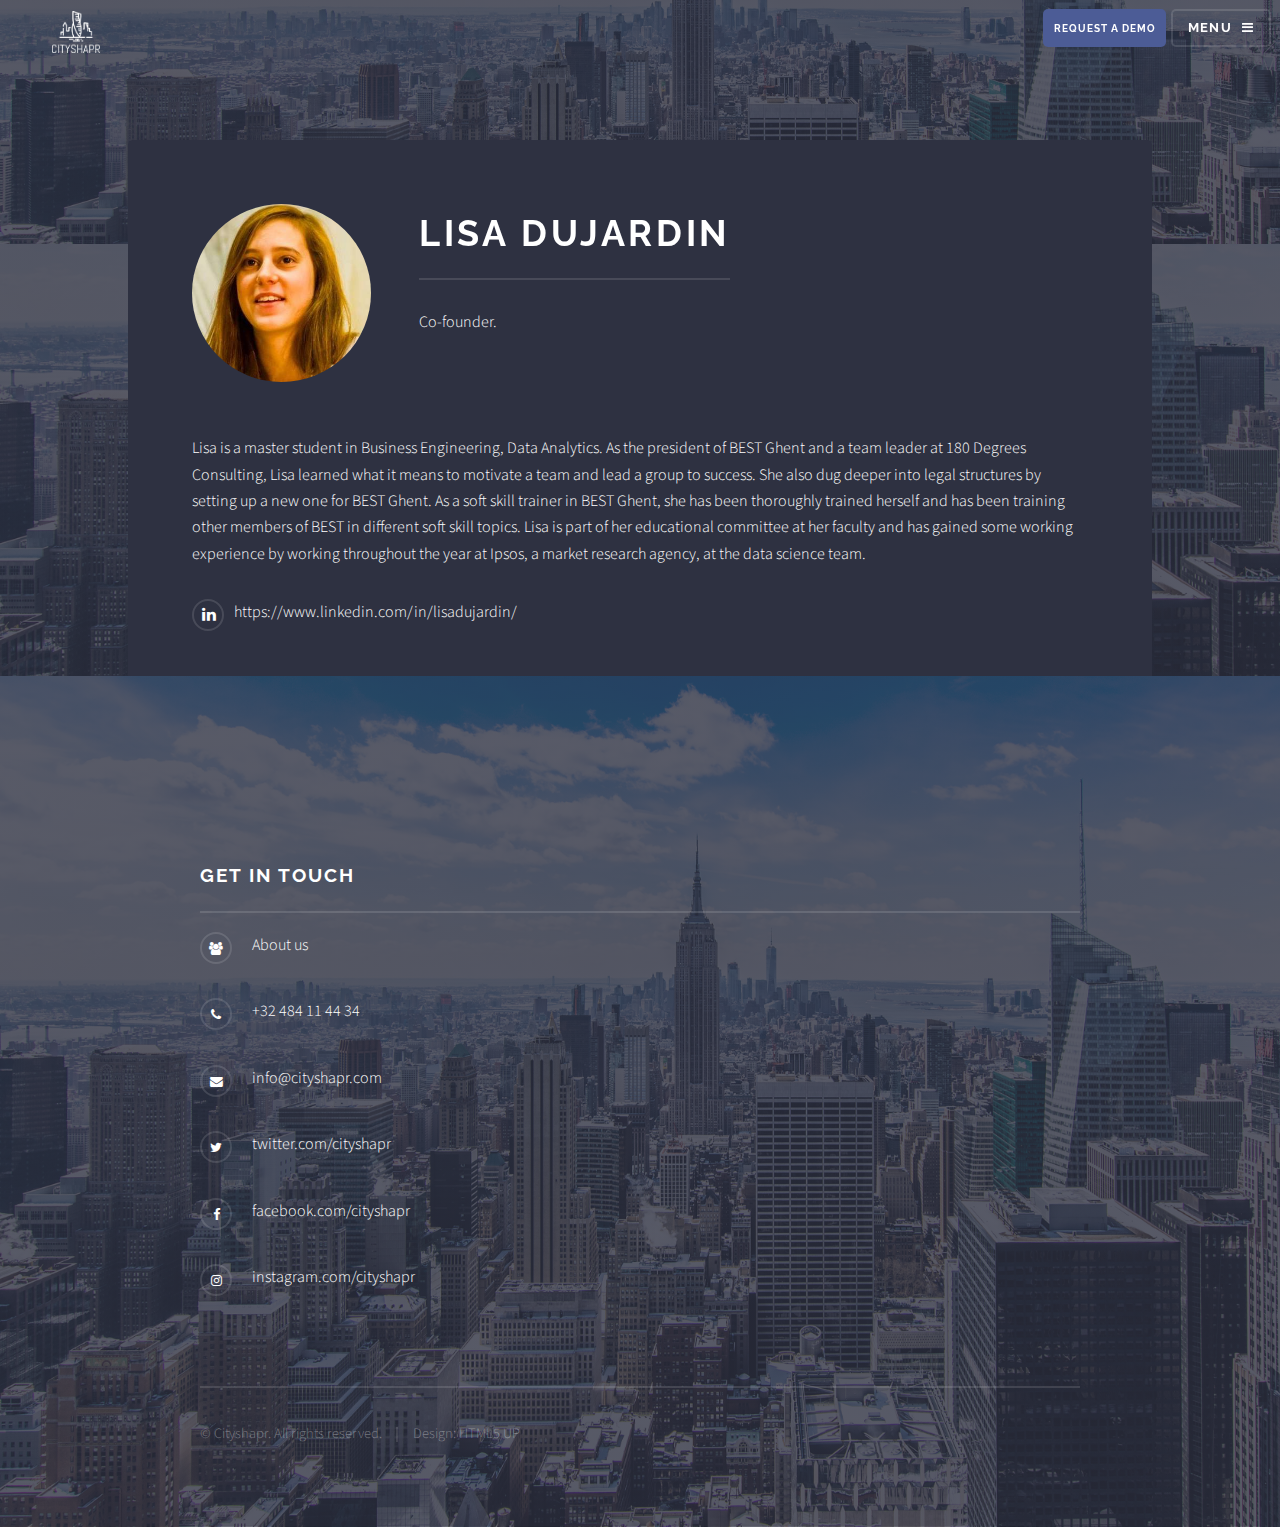
<file: team/lisa.html>
<!DOCTYPE HTML>
<!--
	Solid State by HTML5 UP
	html5up.net | @ajlkn
	Free for personal and commercial use under the CCA 3.0 license (html5up.net/license)
-->
<html>
	<head>
		<title>Cityshapr</title>
		<meta charset="utf-8" />
		<meta name="viewport" content="width=device-width, initial-scale=1" />
		<!--[if lte IE 8]><script src="assets/js/ie/html5shiv.js"></script><![endif]-->
		<link rel="stylesheet" href="../assets/css/main.css" />
		<link rel="stylesheet" href="../assets/css/team.css" />
		<!--[if lte IE 9]><link rel="stylesheet" href="assets/css/ie9.css" /><![endif]-->
		<!--[if lte IE 8]><link rel="stylesheet" href="assets/css/ie8.css" /><![endif]-->
	</head>
	<body >

		<!-- Page Wrapper -->
			<div id="page-wrapper">

				<!-- Header -->
                    <header id="header" class="alt">
                        <div id="logo-header" class="alt">
                            <a href="../index.html"><img id="logo"src="../images/logo/logo-white-small.png" alt="" /></a>
                        </div>

                        <nav>
                            <a class="button special" href="../requestdemo.html">Request a Demo</a>
                            <a href="#menu">Menu</a>
                        </nav>
                    </header>

				<!-- Menu -->
				<nav id="menu">
						<div class="inner">
							<h2>Menu</h2>
							<ul class="links">
                                <li><a href="../index.html">Home</a></li>
                                <li><a href="../index.html#features">Features</a></li>
								<li><a href="../requestdemo.html">Request a demo</a></li>
								<li><a href="applynow.html">Jobs</a></li>
                                <li><a href="aboutus.html">About us</a></li>
                                <li><a href="../contact.html">Contact us</a></li>
							</ul>
							<a href="#" class="close">Close</a>
						</div>
                    </nav>
                    
				<!-- Banner -->
					<section id="banner">
						<div class="inner">

						</div>
					</section>

				<!-- Wrapper -->
					<section id="wrapper">


						<section id="team-member">
                            <img id="team-left" src="../images/team/lisa.jpg" alt="" />
                            <div id="team-right">
                                <h1 >Lisa Dujardin</h1>
                                <p>Co-founder.</p>
                            </div>

                            <div id="team-content">
								<p>
                                    Lisa is a master student in Business Engineering, Data Analytics.
                                    As the president of BEST Ghent and a team leader at 180 Degrees Consulting, Lisa learned what it means to motivate a team and lead a group to success. She also dug deeper into legal structures by setting up a new one for BEST Ghent. As a soft skill trainer in BEST Ghent, she has been thoroughly trained herself and has been training other members of BEST in different soft skill topics.
                                    Lisa is part of her educational committee at her faculty and has gained some working experience by working throughout the year at Ipsos, a market research agency, at the data science team. 
								</p>
								<div class="linkedin-left">
									<span class="icon fa-linkedin"></span>
								</div>
								<div class="linkedin-right">
									<a style="margin-left:10px;" href="https://www.linkedin.com/in/lisadujardin/" target="_blank">https://www.linkedin.com/in/lisadujardin/</a>
								</div>
                            </div>
                        </section>

					</section>

				<!-- Footer -->
					<section id="footer">
						<div class="inner">
							<h2 class="major">Get in touch</h2>
							<!--<p>Cras mattis ante fermentum, malesuada neque vitae, eleifend erat. Phasellus non pulvinar erat. Fusce tincidunt, nisl eget mattis egestas, purus ipsum consequat orci, sit amet lobortis lorem lacus in tellus. Sed ac elementum arcu. Quisque placerat auctor laoreet.</p>-->
							<!--<form method="post" action="#">
								<div class="field">
									<label for="name">Name</label>
									<input type="text" name="name" id="name" />
								</div>
								<div class="field">
									<label for="email">Email</label>
									<input type="email" name="email" id="email" />
								</div>
								<div class="field">
									<label for="message">Message</label>
									<textarea name="message" id="message" rows="4"></textarea>
								</div>
								<ul class="actions">
									<li><input type="submit" value="Send Message" /></li>
								</ul>
							</form>-->
							<ul class="contact">
								<!-- TODO wanneer we een adres hebben 
									<li class="fa-home">
									Untitled Inc<br />
									1234 Somewhere Road Suite #2894<br />
									Nashville, TN 00000-0000
								</li>-->
								<li class="fa-users"><a href="aboutus.html">About us</a></li>
								<li class="fa-phone">+32 484 11 44 34</li>
								<li class="fa-envelope"><a href="mailto:info@cityshapr.com">info@cityshapr.com</a></li>
								<li class="fa-twitter"><a href="https://www.twitter.com/cityshapr" target="_blank">twitter.com/cityshapr</a></li>
								<li class="fa-facebook"><a href="https://www.facebook.com/cityshapr" target="_blank">facebook.com/cityshapr</a></li>
								<li class="fa-instagram"><a href="https://www.instagram.com/cityshapr/" target="_blank">instagram.com/cityshapr</a></li>
							</ul>
							<ul class="copyright">
								<li>&copy; Cityshapr. All rights reserved.</li><li>Design: <a href="http://html5up.net" target="_blank">HTML5 UP</a></li>
							</ul>
						</div>
					</section>

			</div>

		<!-- Scripts -->
			<script src="../assets/js/skel.min.js"></script>
			<script src="../assets/js/jquery.min.js"></script>
			<script src="../assets/js/jquery.scrollex.min.js"></script>
			<script src="../assets/js/util.js"></script>
			<!--[if lte IE 8]><script src="assets/js/ie/respond.min.js"></script><![endif]-->
			<script src="../assets/js/main.js"></script>

	</body>
</html>
</file>
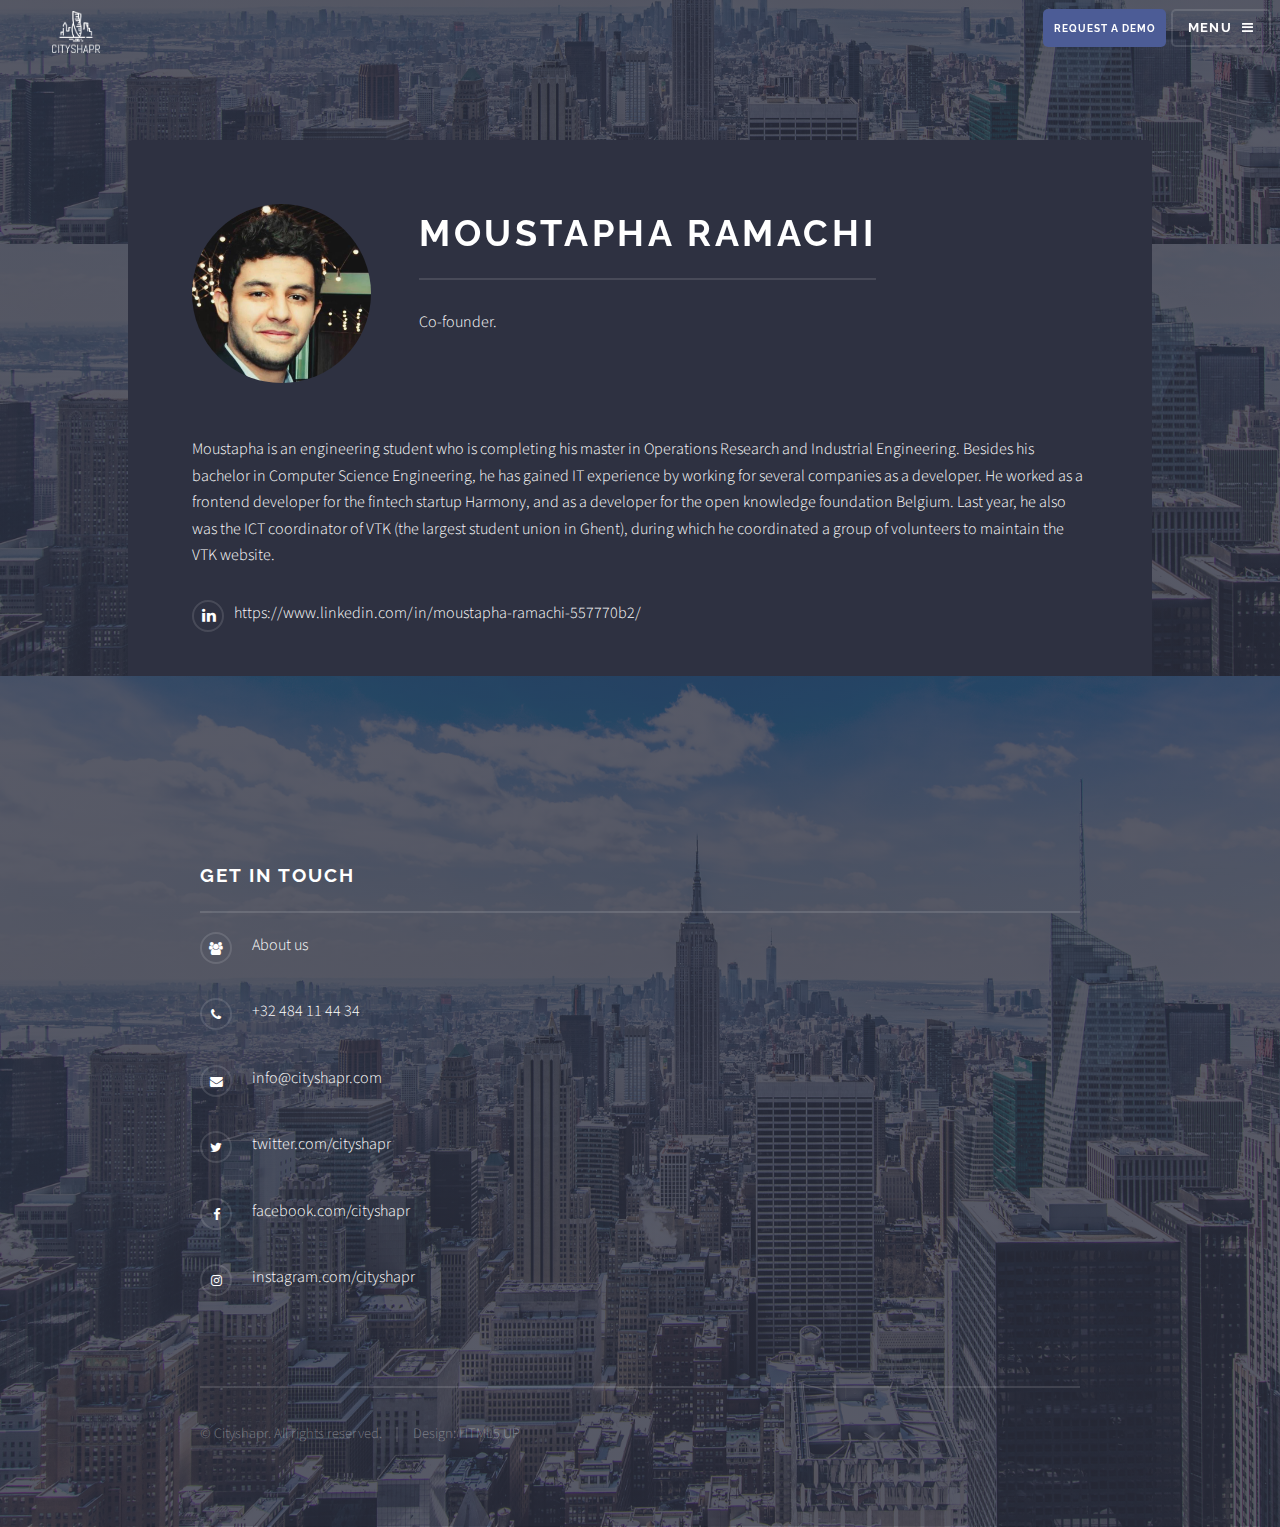
<file: team/moustapha.html>
<!DOCTYPE HTML>
<!--
	Solid State by HTML5 UP
	html5up.net | @ajlkn
	Free for personal and commercial use under the CCA 3.0 license (html5up.net/license)
-->
<html>
	<head>
		<title>Cityshapr</title>
		<meta charset="utf-8" />
		<meta name="viewport" content="width=device-width, initial-scale=1" />
		<!--[if lte IE 8]><script src="assets/js/ie/html5shiv.js"></script><![endif]-->
		<link rel="stylesheet" href="../assets/css/main.css" />
		<link rel="stylesheet" href="../assets/css/team.css" />
		<!--[if lte IE 9]><link rel="stylesheet" href="assets/css/ie9.css" /><![endif]-->
		<!--[if lte IE 8]><link rel="stylesheet" href="assets/css/ie8.css" /><![endif]-->
	</head>
	<body >

		<!-- Page Wrapper -->
			<div id="page-wrapper">

				<!-- Header -->
                    <header id="header" class="alt">
						<div id="logo-header" class="alt">
							<a href="../index.html"><img id="logo"src="../images/logo/logo-white-small.png" alt="" /></a>
						</div>
            
                        <nav>
                            <a class="button special" href="../requestdemo.html">Request a Demo</a>
                            <a href="#menu">Menu</a>
                        </nav>
                    </header>

				<!-- Menu -->
				<nav id="menu">
						<div class="inner">
							<h2>Menu</h2>
							<ul class="links">
                                <li><a href="../index.html">Home</a></li>
                                <li><a href="../index.html#features">Features</a></li>
								<li><a href="../requestdemo.html">Request a demo</a></li>
								<li><a href="applynow.html">Jobs</a></li>
                                <li><a href="aboutus.html">About us</a></li>
                                <li><a href="../contact.html">Contact us</a></li>
							</ul>
							<a href="#" class="close">Close</a>
						</div>
					</nav>

				<!-- Banner -->
					<section id="banner">
						<div class="inner">

						</div>
					</section>

				<!-- Wrapper -->
					<section id="wrapper">


						<section id="team-member">
                            <img id="team-left" src="../images/team/moustapha.jpg" alt="" />
                            <div id="team-right">
                                <h1 >Moustapha Ramachi</h1>
                                <p>Co-founder.</p>
                            </div>

                            <div id="team-content">
								<p>
                                    Moustapha is an engineering student who is completing his master in Operations Research and Industrial Engineering. Besides his bachelor in Computer Science Engineering, he has gained IT experience by working for several companies as a developer. He worked as a frontend developer for the fintech startup Harmony, and as a developer for the open knowledge foundation Belgium.
                                    Last year, he also was the ICT coordinator of VTK (the largest student union in Ghent), during which he coordinated a group of volunteers to maintain the VTK website.
								</p>
								<div class="linkedin-left">
									<span class="icon fa-linkedin"></span>
								</div>
								<div class="linkedin-right">
									<a style="margin-left:10px;" href="https://www.linkedin.com/in/moustapha-ramachi-557770b2/" target="_blank">https://www.linkedin.com/in/moustapha-ramachi-557770b2/</a>
								</div>
							</div>
                        </section>

					</section>

				<!-- Footer -->
					<section id="footer">
						<div class="inner">
							<h2 class="major">Get in touch</h2>
							<!--<p>Cras mattis ante fermentum, malesuada neque vitae, eleifend erat. Phasellus non pulvinar erat. Fusce tincidunt, nisl eget mattis egestas, purus ipsum consequat orci, sit amet lobortis lorem lacus in tellus. Sed ac elementum arcu. Quisque placerat auctor laoreet.</p>-->
							<!--<form method="post" action="#">
								<div class="field">
									<label for="name">Name</label>
									<input type="text" name="name" id="name" />
								</div>
								<div class="field">
									<label for="email">Email</label>
									<input type="email" name="email" id="email" />
								</div>
								<div class="field">
									<label for="message">Message</label>
									<textarea name="message" id="message" rows="4"></textarea>
								</div>
								<ul class="actions">
									<li><input type="submit" value="Send Message" /></li>
								</ul>
							</form>-->
							<ul class="contact">
								<!-- TODO wanneer we een adres hebben 
									<li class="fa-home">
									Untitled Inc<br />
									1234 Somewhere Road Suite #2894<br />
									Nashville, TN 00000-0000
								</li>-->
								<li class="fa-users"><a href="aboutus.html">About us</a></li>
								<li class="fa-phone">+32 484 11 44 34</li>
								<li class="fa-envelope"><a href="mailto:info@cityshapr.com">info@cityshapr.com</a></li>
								<li class="fa-twitter"><a href="https://www.twitter.com/cityshapr" target="_blank">twitter.com/cityshapr</a></li>
								<li class="fa-facebook"><a href="https://www.facebook.com/cityshapr" target="_blank">facebook.com/cityshapr</a></li>
								<li class="fa-instagram"><a href="https://www.instagram.com/cityshapr/" target="_blank">instagram.com/cityshapr</a></li>
							</ul>
							<ul class="copyright">
								<li>&copy; Cityshapr. All rights reserved.</li><li>Design: <a href="http://html5up.net" target="_blank">HTML5 UP</a></li>
							</ul>
						</div>
					</section>

			</div>

		<!-- Scripts -->
			<script src="../assets/js/skel.min.js"></script>
			<script src="../assets/js/jquery.min.js"></script>
			<script src="../assets/js/jquery.scrollex.min.js"></script>
			<script src="../assets/js/util.js"></script>
			<!--[if lte IE 8]><script src="assets/js/ie/respond.min.js"></script><![endif]-->
			<script src="../assets/js/main.js"></script>

	</body>
</html>
</file>
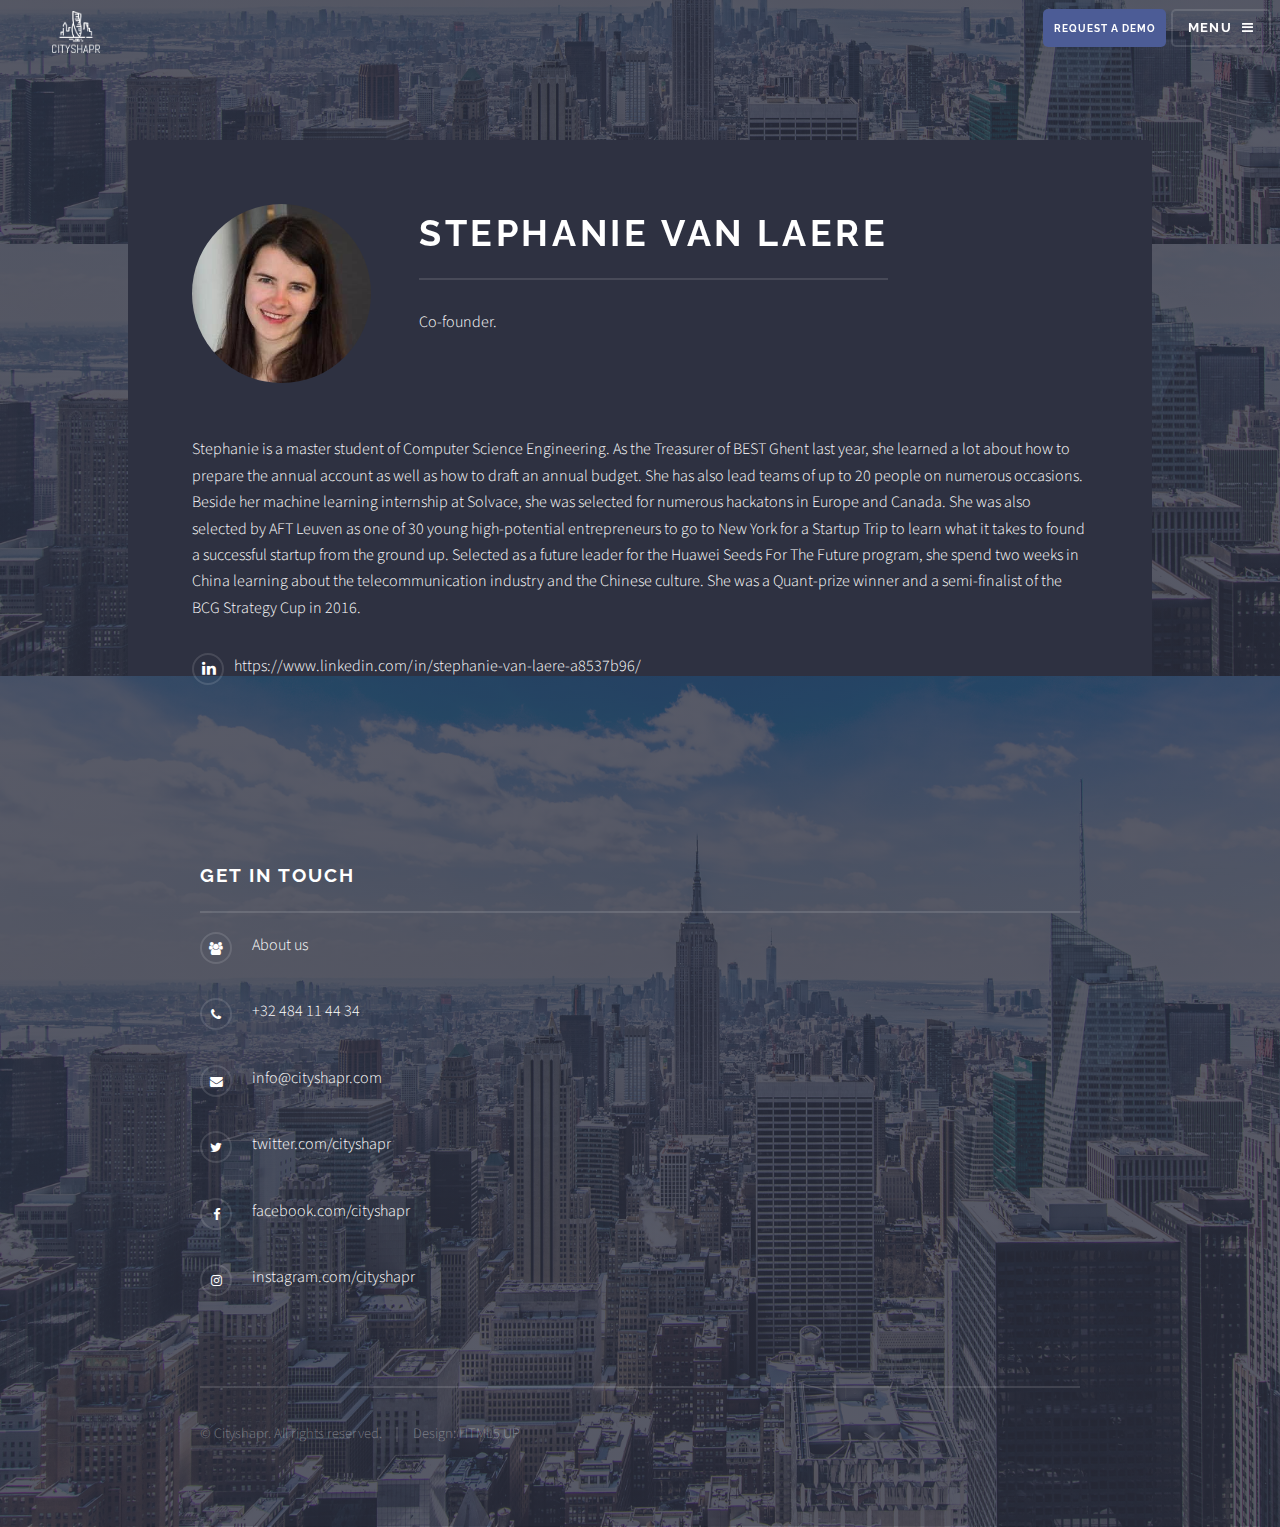
<file: team/stephanie.html>
<!DOCTYPE HTML>
<!--
	Solid State by HTML5 UP
	html5up.net | @ajlkn
	Free for personal and commercial use under the CCA 3.0 license (html5up.net/license)
-->
<html>
	<head>
		<title>Cityshapr</title>
		<meta charset="utf-8" />
		<meta name="viewport" content="width=device-width, initial-scale=1" />
		<!--[if lte IE 8]><script src="assets/js/ie/html5shiv.js"></script><![endif]-->
		<link rel="stylesheet" href="../assets/css/main.css" />
		<link rel="stylesheet" href="../assets/css/team.css" />
		<!--[if lte IE 9]><link rel="stylesheet" href="assets/css/ie9.css" /><![endif]-->
		<!--[if lte IE 8]><link rel="stylesheet" href="assets/css/ie8.css" /><![endif]-->
	</head>
	<body >

		<!-- Page Wrapper -->
			<div id="page-wrapper">

				<!-- Header -->
                    <header id="header" class="alt">
						<div id="logo-header" class="alt">
							<a href="../index.html"><img id="logo"src="../images/logo/logo-white-small.png" alt="" /></a>
						</div>
            
                        <nav>
                            <a class="button special" href="../requestdemo.html">Request a Demo</a>
                            <a href="#menu">Menu</a>
                        </nav>
                    </header>

				<!-- Menu -->
				<nav id="menu">
						<div class="inner">
							<h2>Menu</h2>
							<ul class="links">
                                <li><a href="../index.html">Home</a></li>
                                <li><a href="../index.html#features">Features</a></li>
								<li><a href="../requestdemo.html">Request a demo</a></li>
								<li><a href="applynow.html">Jobs</a></li>
                                <li><a href="aboutus.html">About us</a></li>
                                <li><a href="../contact.html">Contact us</a></li>
							</ul>
							<a href="#" class="close">Close</a>
						</div>
					</nav>

				<!-- Banner -->
					<section id="banner">
						<div class="inner">

						</div>
					</section>

				<!-- Wrapper -->
					<section id="wrapper">

						<section id="team-member">
                            <img id="team-left" src="../images/team/stephanie.jpg" alt="" />
                            <div id="team-right">
                                <h1 >Stephanie Van Laere</h1>
                                <p>Co-founder.</p>
                            </div>

                            <div id="team-content">
									<p>
										Stephanie is a master student of Computer Science Engineering. As the Treasurer of BEST Ghent last year, she learned a lot about how to prepare the annual account as well as how to draft an annual budget. She has also lead teams of up to 20 people on numerous occasions. Beside her machine learning internship at Solvace, she was selected for numerous hackatons in Europe and Canada. She was also selected by AFT Leuven as one of 30 young high-potential entrepreneurs to go to New York for a Startup Trip to learn what it takes to found a successful startup from the ground up. Selected as a future leader for the Huawei Seeds For The Future program, she spend two weeks in China learning about the telecommunication industry and the Chinese culture. She was a Quant-prize winner and a semi-finalist of the BCG Strategy Cup in 2016. 
									</p>
									<div class="linkedin-left">
										<span class="icon fa-linkedin"></span>
									</div>
									<div class="linkedin-right">
										<a style="margin-left:10px;" href="https://www.linkedin.com/in/stephanie-van-laere-a8537b96/" target="_blank">https://www.linkedin.com/in/stephanie-van-laere-a8537b96/</a>
									</div>
							</div>
                        </section>

					</section>

				<!-- Footer -->
					<section id="footer">
						<div class="inner">
							<h2 class="major">Get in touch</h2>
							<!--<p>Cras mattis ante fermentum, malesuada neque vitae, eleifend erat. Phasellus non pulvinar erat. Fusce tincidunt, nisl eget mattis egestas, purus ipsum consequat orci, sit amet lobortis lorem lacus in tellus. Sed ac elementum arcu. Quisque placerat auctor laoreet.</p>-->
							<!--<form method="post" action="#">
								<div class="field">
									<label for="name">Name</label>
									<input type="text" name="name" id="name" />
								</div>
								<div class="field">
									<label for="email">Email</label>
									<input type="email" name="email" id="email" />
								</div>
								<div class="field">
									<label for="message">Message</label>
									<textarea name="message" id="message" rows="4"></textarea>
								</div>
								<ul class="actions">
									<li><input type="submit" value="Send Message" /></li>
								</ul>
							</form>-->
							<ul class="contact">
								<!-- TODO wanneer we een adres hebben 
									<li class="fa-home">
									Untitled Inc<br />
									1234 Somewhere Road Suite #2894<br />
									Nashville, TN 00000-0000
								</li>-->
								<li class="fa-users"><a href="aboutus.html">About us</a></li>
								<li class="fa-phone">+32 484 11 44 34</li>
								<li class="fa-envelope"><a href="mailto:info@cityshapr.com">info@cityshapr.com</a></li>
								<li class="fa-twitter"><a href="https://www.twitter.com/cityshapr" target="_blank">twitter.com/cityshapr</a></li>
								<li class="fa-facebook"><a href="https://www.facebook.com/cityshapr" target="_blank">facebook.com/cityshapr</a></li>
								<li class="fa-instagram"><a href="https://www.instagram.com/cityshapr/" target="_blank">instagram.com/cityshapr</a></li>
							</ul>
							<ul class="copyright">
								<li>&copy; Cityshapr. All rights reserved.</li><li>Design: <a href="http://html5up.net" target="_blank">HTML5 UP</a></li>
							</ul>
						</div>
					</section>

			</div>

		<!-- Scripts -->
			<script src="../assets/js/skel.min.js"></script>
			<script src="../assets/js/jquery.min.js"></script>
			<script src="../assets/js/jquery.scrollex.min.js"></script>
			<script src="../assets/js/util.js"></script>
			<!--[if lte IE 8]><script src="assets/js/ie/respond.min.js"></script><![endif]-->
			<script src="../assets/js/main.js"></script>

	</body>
</html>
</file>
<file: assets/css/ie9.css>
/*
	Solid State by HTML5 UP
	html5up.net | @ajlkn
	Free for personal and commercial use under the CCA 3.0 license (html5up.net/license)
*/

/* Basic */

	body {
		background-color: #2e3141;
		background-image: url("../../images/bg.jpg");
		background-size: cover;
		background-attachment: fixed;
		background-position: center;
	}

		body:before {
			background: rgba(46, 49, 65, 0.8);
			content: '';
			display: block;
			height: 100%;
			left: 0;
			position: fixed;
			top: 0;
			width: 100%;
		}

		body > * {
			position: relative;
			z-index: 1;
		}

/* Features */

	.features article {
		display: inline-block;
		width: 45%;
	}

/* Menu */

	#menu .inner {
		margin: 4em auto;
	}

/* Wrapper */

	#wrapper > header {
		background: none !important;
	}

	.wrapper.spotlight .inner {
		text-align: left !important;
	}

	.wrapper.spotlight .image {
		display: inline-block;
		margin: 0 3em 2em 0 !important;
		vertical-align: middle;
		width: 24%;
	}

	.wrapper.spotlight .content {
		display: inline-block;
		vertical-align: middle;
		width: 70%;
	}

/* Banner */

	#banner {
		background: none !important;
	}

/* Footer */

	#footer {
		background: none !important;
	}

		#footer .inner form {
			display: inline-block;
			width: 45%;
		}

		#footer .inner .contact {
			display: inline-block;
			width: 45%;
		}
</file>
<file: assets/css/ie8.css>
/*
	Solid State by HTML5 UP
	html5up.net | @ajlkn
	Free for personal and commercial use under the CCA 3.0 license (html5up.net/license)
*/

/* Basic */

	body {
		-ms-behavior: url("assets/js/backgroundsize.min.htc");
	}

/* Type */

	h1.major, h2.major, h3.major, h4.major, h5.major, h6.major {
		border-bottom: solid 2px #ffffff;
	}

	blockquote {
		border-left: solid 4px #ffffff;
	}

	code {
		border: solid 2px #ffffff;
	}

	hr {
		border-bottom: solid 2px #ffffff;
	}

/* Button */

	input[type="submit"],
	input[type="reset"],
	input[type="button"],
	button,
	.button {
		position: relative;
		-ms-behavior: url("assets/js/ie/PIE.htc");
		border: solid 2px #ffffff;
	}

		input[type="submit"].special,
		input[type="reset"].special,
		input[type="button"].special,
		button.special,
		.button.special {
			border: 0;
		}

/* Form */

	input[type="text"],
	input[type="password"],
	input[type="email"],
	input[type="tel"],
	select,
	textarea {
		position: relative;
		-ms-behavior: url("assets/js/ie/PIE.htc");
		background: transparent;
		border: solid 2px #ffffff;
	}

/* Table */

	table tbody tr {
		border: solid 1px #ffffff;
		border-left: 0;
		border-right: 0;
	}

	table.alt tbody tr td {
		border: solid 1px #ffffff;
		border-left-width: 0;
		border-top-width: 0;
	}

		table.alt tbody tr td:first-child {
			border-left-width: 1px;
		}

	table.alt tbody tr:first-child td {
		border-top-width: 1px;
	}

	table.alt thead {
		border-bottom: 0;
	}

	table.alt tfoot {
		border-top: 0;
	}

/* Features */

	.features article {
		-ms-behavior: url("assets/js/ie/PIE.htc");
		position: relative;
		width: 44%;
	}

		.features article .image {
			margin-top: 0;
			margin-left: 0;
			width: 100%;
		}

/* Menu */

	#menu {
		background: #2e3141;
	}

		#menu h2 {
			border-bottom: solid 2px #ffffff;
		}

/* Header */

	#header {
		background-color: #353849;
	}

/* Wrapper */

	.wrapper {
		margin: 0;
	}

		.wrapper:before, .wrapper:after {
			display: none;
		}

		.wrapper.spotlight .image {
			-ms-behavior: url("assets/js/ie/PIE.htc");
		}

			.wrapper.spotlight .image img {
				position: relative;
				-ms-behavior: url("assets/js/ie/PIE.htc");
			}

/* Banner */

	#banner .logo .icon {
		border: solid 2px #ffffff;
		-ms-behavior: url("assets/js/ie/PIE.htc");
	}

	#banner h2 {
		border-bottom: solid 2px #ffffff;
	}

/* Footer */

	#footer .inner .copyright {
		border-top: solid 2px #ffffff;
	}

		#footer .inner .copyright li {
			border-left: solid 2px #ffffff;
		}
</file>
<file: assets/css/team.css>
.body-team {
    background-color: #2e3141;
    background-image: linear-gradient(to top, rgba(46, 49, 65, 0.8), rgba(46, 49, 65, 0.8)), url("../../images/team/team-cover.jpg");
    background-size: auto, cover;
    background-attachment: fixed, fixed;
    background-position: center, center;
}

/* Article */

.features .article-team {
    width:calc(40% - 1.5em);
    height:40%;
    margin:5%
}


/* Team Member*/
#team-member{
    width:80%;
    background-color:#2e3141;
    margin:auto;
    padding:5%;
    border-radius:5px;
    display:block;
    min-height:40em;
    
}
 
#team-member img{
    border-radius:100%;
    width:20%;
    margin-bottom:5%;
}

#team-left{
    display:inline-block;
}

#team-right{
    display:inline-block;
    vertical-align:top;
    margin-left:5%;

}

#team-right h1{
    font-size: 2em;
    -moz-transition: opacity 0.5s ease, -moz-transform 0.5s ease, -moz-filter 0.25s ease;
    -webkit-transition: opacity 0.5s ease, -webkit-transform 0.5s ease, -webkit-filter 0.25s ease;
    -ms-transition: opacity 0.5s ease, -ms-transform 0.5s ease, -ms-filter 0.25s ease;
    transition: opacity 0.5s ease, transform 0.5s ease, filter 0.25s ease;
    -moz-transform: translateX(0);
    -webkit-transform: translateX(0);
    -ms-transform: translateX(0);
    transform: translateX(0);
    -moz-transition-delay: 0.65s;
    -webkit-transition-delay: 0.65s;
    -ms-transition-delay: 0.65s;
    transition-delay: 0.65s;
    -moz-filter: blur(0);
    -webkit-filter: blur(0);
    -ms-filter: blur(0);
    filter: blur(0);
    opacity: 1;
    border-bottom: solid 2px rgba(255, 255, 255, 0.125);
    font-size: 2.25em;
    margin-bottom: 0.8em;
    padding-bottom: 0.4em;
}


#team-content .linkedin-left{
    display:inline-block;
    float:left;
    width: 2em;
    height:2em;
    border-radius:100%;
    border: solid 2px rgba(255, 255, 255, 0.125);
}

#team-content .linkedin-left span{
    margin-left:.5em;
    width:1em;
}

#team-content .linkedin-right{
    display:inline-block;
    float:left;
}
</file>
<file: assets/css/main.css>
@import url(font-awesome.min.css);
@import url("https://fonts.googleapis.com/css?family=Raleway:200,700|Source+Sans+Pro:300,600,300italic,600italic");

/*
	Solid State by HTML5 UP
	html5up.net | @ajlkn
	Free for personal and commercial use under the CCA 3.0 license (html5up.net/license)
*/

/* Reset */

	html, body, div, span, applet, object, iframe, h1, h2, h3, h4, h5, h6, p, blockquote, pre, a, abbr, acronym, address, big, cite, code, del, dfn, em, img, ins, kbd, q, s, samp, small, strike, strong, sub, sup, tt, var, b, u, i, center, dl, dt, dd, ol, ul, li, fieldset, form, label, legend, table, caption, tbody, tfoot, thead, tr, th, td, article, aside, canvas, details, embed, figure, figcaption, footer, header, hgroup, menu, nav, output, ruby, section, summary, time, mark, audio, video {
		margin: 0;
		padding: 0;
		border: 0;
		font-size: 100%;
		font: inherit;
		vertical-align: baseline;
	}

	article, aside, details, figcaption, figure, footer, header, hgroup, menu, video, nav, section {
		display: block;
	}

	body {
		line-height: 1;
	}

	ol, ul {
		list-style: none;
	}

	blockquote, q {
		quotes: none;
	}

	blockquote:before, blockquote:after, q:before, q:after {
		content: '';
		content: none;
	}

	table {
		border-collapse: collapse;
		border-spacing: 0;
	}

	body {
		-webkit-text-size-adjust: none;
	}

/* Box Model */

	*, *:before, *:after {
		-moz-box-sizing: border-box;
		-webkit-box-sizing: border-box;
		box-sizing: border-box;
	}

/* Grid */

	.row {
		border-bottom: solid 1px transparent;
		-moz-box-sizing: border-box;
		-webkit-box-sizing: border-box;
		box-sizing: border-box;
	}

	.row > * {
		float: left;
		-moz-box-sizing: border-box;
		-webkit-box-sizing: border-box;
		box-sizing: border-box;
	}

	.row:after, .row:before {
		content: '';
		display: block;
		clear: both;
		height: 0;
	}

	.row.uniform > * > :first-child {
		margin-top: 0;
	}

	.row.uniform > * > :last-child {
		margin-bottom: 0;
	}

	.row.\30 \25 > * {
		padding: 0 0 0 0em;
	}

	.row.\30 \25 {
		margin: 0 0 -1px 0em;
	}

	.row.uniform.\30 \25 > * {
		padding: 0em 0 0 0em;
	}

	.row.uniform.\30 \25 {
		margin: 0em 0 -1px 0em;
	}

	.row > * {
		padding: 0 0 0 1.75em;
	}

	.row {
		margin: 0 0 -1px -1.75em;
	}

	.row.uniform > * {
		padding: 1.75em 0 0 1.75em;
	}

	.row.uniform {
		margin: -1.75em 0 -1px -1.75em;
	}

	.row.\32 00\25 > * {
		padding: 0 0 0 3.5em;
	}

	.row.\32 00\25 {
		margin: 0 0 -1px -3.5em;
	}

	.row.uniform.\32 00\25 > * {
		padding: 3.5em 0 0 3.5em;
	}

	.row.uniform.\32 00\25 {
		margin: -3.5em 0 -1px -3.5em;
	}

	.row.\31 50\25 > * {
		padding: 0 0 0 2.625em;
	}

	.row.\31 50\25 {
		margin: 0 0 -1px -2.625em;
	}

	.row.uniform.\31 50\25 > * {
		padding: 2.625em 0 0 2.625em;
	}

	.row.uniform.\31 50\25 {
		margin: -2.625em 0 -1px -2.625em;
	}

	.row.\35 0\25 > * {
		padding: 0 0 0 0.875em;
	}

	.row.\35 0\25 {
		margin: 0 0 -1px -0.875em;
	}

	.row.uniform.\35 0\25 > * {
		padding: 0.875em 0 0 0.875em;
	}

	.row.uniform.\35 0\25 {
		margin: -0.875em 0 -1px -0.875em;
	}

	.row.\32 5\25 > * {
		padding: 0 0 0 0.4375em;
	}

	.row.\32 5\25 {
		margin: 0 0 -1px -0.4375em;
	}

	.row.uniform.\32 5\25 > * {
		padding: 0.4375em 0 0 0.4375em;
	}

	.row.uniform.\32 5\25 {
		margin: -0.4375em 0 -1px -0.4375em;
	}

	.\31 2u, .\31 2u\24 {
		width: 100%;
		clear: none;
		margin-left: 0;
	}

	.\31 1u, .\31 1u\24 {
		width: 91.6666666667%;
		clear: none;
		margin-left: 0;
	}

	.\31 0u, .\31 0u\24 {
		width: 83.3333333333%;
		clear: none;
		margin-left: 0;
	}

	.\39 u, .\39 u\24 {
		width: 75%;
		clear: none;
		margin-left: 0;
	}

	.\38 u, .\38 u\24 {
		width: 66.6666666667%;
		clear: none;
		margin-left: 0;
	}

	.\37 u, .\37 u\24 {
		width: 58.3333333333%;
		clear: none;
		margin-left: 0;
	}

	.\36 u, .\36 u\24 {
		width: 50%;
		clear: none;
		margin-left: 0;
	}

	.\35 u, .\35 u\24 {
		width: 41.6666666667%;
		clear: none;
		margin-left: 0;
	}

	.\34 u, .\34 u\24 {
		width: 33.3333333333%;
		clear: none;
		margin-left: 0;
	}

	.\33 u, .\33 u\24 {
		width: 25%;
		clear: none;
		margin-left: 0;
	}

	.\32 u, .\32 u\24 {
		width: 16.6666666667%;
		clear: none;
		margin-left: 0;
	}

	.\31 u, .\31 u\24 {
		width: 8.3333333333%;
		clear: none;
		margin-left: 0;
	}

	.\31 2u\24 + *,
	.\31 1u\24 + *,
	.\31 0u\24 + *,
	.\39 u\24 + *,
	.\38 u\24 + *,
	.\37 u\24 + *,
	.\36 u\24 + *,
	.\35 u\24 + *,
	.\34 u\24 + *,
	.\33 u\24 + *,
	.\32 u\24 + *,
	.\31 u\24 + * {
		clear: left;
	}

	.\-11u {
		margin-left: 91.66667%;
	}

	.\-10u {
		margin-left: 83.33333%;
	}

	.\-9u {
		margin-left: 75%;
	}

	.\-8u {
		margin-left: 66.66667%;
	}

	.\-7u {
		margin-left: 58.33333%;
	}

	.\-6u {
		margin-left: 50%;
	}

	.\-5u {
		margin-left: 41.66667%;
	}

	.\-4u {
		margin-left: 33.33333%;
	}

	.\-3u {
		margin-left: 25%;
	}

	.\-2u {
		margin-left: 16.66667%;
	}

	.\-1u {
		margin-left: 8.33333%;
	}

	@media screen and (max-width: 1680px) {

		.row > * {
			padding: 0 0 0 1.75em;
		}

		.row {
			margin: 0 0 -1px -1.75em;
		}

		.row.uniform > * {
			padding: 1.75em 0 0 1.75em;
		}

		.row.uniform {
			margin: -1.75em 0 -1px -1.75em;
		}

		.row.\32 00\25 > * {
			padding: 0 0 0 3.5em;
		}

		.row.\32 00\25 {
			margin: 0 0 -1px -3.5em;
		}

		.row.uniform.\32 00\25 > * {
			padding: 3.5em 0 0 3.5em;
		}

		.row.uniform.\32 00\25 {
			margin: -3.5em 0 -1px -3.5em;
		}

		.row.\31 50\25 > * {
			padding: 0 0 0 2.625em;
		}

		.row.\31 50\25 {
			margin: 0 0 -1px -2.625em;
		}

		.row.uniform.\31 50\25 > * {
			padding: 2.625em 0 0 2.625em;
		}

		.row.uniform.\31 50\25 {
			margin: -2.625em 0 -1px -2.625em;
		}

		.row.\35 0\25 > * {
			padding: 0 0 0 0.875em;
		}

		.row.\35 0\25 {
			margin: 0 0 -1px -0.875em;
		}

		.row.uniform.\35 0\25 > * {
			padding: 0.875em 0 0 0.875em;
		}

		.row.uniform.\35 0\25 {
			margin: -0.875em 0 -1px -0.875em;
		}

		.row.\32 5\25 > * {
			padding: 0 0 0 0.4375em;
		}

		.row.\32 5\25 {
			margin: 0 0 -1px -0.4375em;
		}

		.row.uniform.\32 5\25 > * {
			padding: 0.4375em 0 0 0.4375em;
		}

		.row.uniform.\32 5\25 {
			margin: -0.4375em 0 -1px -0.4375em;
		}

		.\31 2u\28xlarge\29, .\31 2u\24\28xlarge\29 {
			width: 100%;
			clear: none;
			margin-left: 0;
		}

		.\31 1u\28xlarge\29, .\31 1u\24\28xlarge\29 {
			width: 91.6666666667%;
			clear: none;
			margin-left: 0;
		}

		.\31 0u\28xlarge\29, .\31 0u\24\28xlarge\29 {
			width: 83.3333333333%;
			clear: none;
			margin-left: 0;
		}

		.\39 u\28xlarge\29, .\39 u\24\28xlarge\29 {
			width: 75%;
			clear: none;
			margin-left: 0;
		}

		.\38 u\28xlarge\29, .\38 u\24\28xlarge\29 {
			width: 66.6666666667%;
			clear: none;
			margin-left: 0;
		}

		.\37 u\28xlarge\29, .\37 u\24\28xlarge\29 {
			width: 58.3333333333%;
			clear: none;
			margin-left: 0;
		}

		.\36 u\28xlarge\29, .\36 u\24\28xlarge\29 {
			width: 50%;
			clear: none;
			margin-left: 0;
		}

		.\35 u\28xlarge\29, .\35 u\24\28xlarge\29 {
			width: 41.6666666667%;
			clear: none;
			margin-left: 0;
		}

		.\34 u\28xlarge\29, .\34 u\24\28xlarge\29 {
			width: 33.3333333333%;
			clear: none;
			margin-left: 0;
		}

		.\33 u\28xlarge\29, .\33 u\24\28xlarge\29 {
			width: 25%;
			clear: none;
			margin-left: 0;
		}

		.\32 u\28xlarge\29, .\32 u\24\28xlarge\29 {
			width: 16.6666666667%;
			clear: none;
			margin-left: 0;
		}

		.\31 u\28xlarge\29, .\31 u\24\28xlarge\29 {
			width: 8.3333333333%;
			clear: none;
			margin-left: 0;
		}

		.\31 2u\24\28xlarge\29 + *,
		.\31 1u\24\28xlarge\29 + *,
		.\31 0u\24\28xlarge\29 + *,
		.\39 u\24\28xlarge\29 + *,
		.\38 u\24\28xlarge\29 + *,
		.\37 u\24\28xlarge\29 + *,
		.\36 u\24\28xlarge\29 + *,
		.\35 u\24\28xlarge\29 + *,
		.\34 u\24\28xlarge\29 + *,
		.\33 u\24\28xlarge\29 + *,
		.\32 u\24\28xlarge\29 + *,
		.\31 u\24\28xlarge\29 + * {
			clear: left;
		}

		.\-11u\28xlarge\29 {
			margin-left: 91.66667%;
		}

		.\-10u\28xlarge\29 {
			margin-left: 83.33333%;
		}

		.\-9u\28xlarge\29 {
			margin-left: 75%;
		}

		.\-8u\28xlarge\29 {
			margin-left: 66.66667%;
		}

		.\-7u\28xlarge\29 {
			margin-left: 58.33333%;
		}

		.\-6u\28xlarge\29 {
			margin-left: 50%;
		}

		.\-5u\28xlarge\29 {
			margin-left: 41.66667%;
		}

		.\-4u\28xlarge\29 {
			margin-left: 33.33333%;
		}

		.\-3u\28xlarge\29 {
			margin-left: 25%;
		}

		.\-2u\28xlarge\29 {
			margin-left: 16.66667%;
		}

		.\-1u\28xlarge\29 {
			margin-left: 8.33333%;
		}

	}

	@media screen and (max-width: 1280px) {

		.row > * {
			padding: 0 0 0 1.75em;
		}

		.row {
			margin: 0 0 -1px -1.75em;
		}

		.row.uniform > * {
			padding: 1.75em 0 0 1.75em;
		}

		.row.uniform {
			margin: -1.75em 0 -1px -1.75em;
		}

		.row.\32 00\25 > * {
			padding: 0 0 0 3.5em;
		}

		.row.\32 00\25 {
			margin: 0 0 -1px -3.5em;
		}

		.row.uniform.\32 00\25 > * {
			padding: 3.5em 0 0 3.5em;
		}

		.row.uniform.\32 00\25 {
			margin: -3.5em 0 -1px -3.5em;
		}

		.row.\31 50\25 > * {
			padding: 0 0 0 2.625em;
		}

		.row.\31 50\25 {
			margin: 0 0 -1px -2.625em;
		}

		.row.uniform.\31 50\25 > * {
			padding: 2.625em 0 0 2.625em;
		}

		.row.uniform.\31 50\25 {
			margin: -2.625em 0 -1px -2.625em;
		}

		.row.\35 0\25 > * {
			padding: 0 0 0 0.875em;
		}

		.row.\35 0\25 {
			margin: 0 0 -1px -0.875em;
		}

		.row.uniform.\35 0\25 > * {
			padding: 0.875em 0 0 0.875em;
		}

		.row.uniform.\35 0\25 {
			margin: -0.875em 0 -1px -0.875em;
		}

		.row.\32 5\25 > * {
			padding: 0 0 0 0.4375em;
		}

		.row.\32 5\25 {
			margin: 0 0 -1px -0.4375em;
		}

		.row.uniform.\32 5\25 > * {
			padding: 0.4375em 0 0 0.4375em;
		}

		.row.uniform.\32 5\25 {
			margin: -0.4375em 0 -1px -0.4375em;
		}

		.\31 2u\28large\29, .\31 2u\24\28large\29 {
			width: 100%;
			clear: none;
			margin-left: 0;
		}

		.\31 1u\28large\29, .\31 1u\24\28large\29 {
			width: 91.6666666667%;
			clear: none;
			margin-left: 0;
		}

		.\31 0u\28large\29, .\31 0u\24\28large\29 {
			width: 83.3333333333%;
			clear: none;
			margin-left: 0;
		}

		.\39 u\28large\29, .\39 u\24\28large\29 {
			width: 75%;
			clear: none;
			margin-left: 0;
		}

		.\38 u\28large\29, .\38 u\24\28large\29 {
			width: 66.6666666667%;
			clear: none;
			margin-left: 0;
		}

		.\37 u\28large\29, .\37 u\24\28large\29 {
			width: 58.3333333333%;
			clear: none;
			margin-left: 0;
		}

		.\36 u\28large\29, .\36 u\24\28large\29 {
			width: 50%;
			clear: none;
			margin-left: 0;
		}

		.\35 u\28large\29, .\35 u\24\28large\29 {
			width: 41.6666666667%;
			clear: none;
			margin-left: 0;
		}

		.\34 u\28large\29, .\34 u\24\28large\29 {
			width: 33.3333333333%;
			clear: none;
			margin-left: 0;
		}

		.\33 u\28large\29, .\33 u\24\28large\29 {
			width: 25%;
			clear: none;
			margin-left: 0;
		}

		.\32 u\28large\29, .\32 u\24\28large\29 {
			width: 16.6666666667%;
			clear: none;
			margin-left: 0;
		}

		.\31 u\28large\29, .\31 u\24\28large\29 {
			width: 8.3333333333%;
			clear: none;
			margin-left: 0;
		}

		.\31 2u\24\28large\29 + *,
		.\31 1u\24\28large\29 + *,
		.\31 0u\24\28large\29 + *,
		.\39 u\24\28large\29 + *,
		.\38 u\24\28large\29 + *,
		.\37 u\24\28large\29 + *,
		.\36 u\24\28large\29 + *,
		.\35 u\24\28large\29 + *,
		.\34 u\24\28large\29 + *,
		.\33 u\24\28large\29 + *,
		.\32 u\24\28large\29 + *,
		.\31 u\24\28large\29 + * {
			clear: left;
		}

		.\-11u\28large\29 {
			margin-left: 91.66667%;
		}

		.\-10u\28large\29 {
			margin-left: 83.33333%;
		}

		.\-9u\28large\29 {
			margin-left: 75%;
		}

		.\-8u\28large\29 {
			margin-left: 66.66667%;
		}

		.\-7u\28large\29 {
			margin-left: 58.33333%;
		}

		.\-6u\28large\29 {
			margin-left: 50%;
		}

		.\-5u\28large\29 {
			margin-left: 41.66667%;
		}

		.\-4u\28large\29 {
			margin-left: 33.33333%;
		}

		.\-3u\28large\29 {
			margin-left: 25%;
		}

		.\-2u\28large\29 {
			margin-left: 16.66667%;
		}

		.\-1u\28large\29 {
			margin-left: 8.33333%;
		}

	}

	@media screen and (max-width: 980px) {

		.row > * {
			padding: 0 0 0 1.75em;
		}

		.row {
			margin: 0 0 -1px -1.75em;
		}

		.row.uniform > * {
			padding: 1.75em 0 0 1.75em;
		}

		.row.uniform {
			margin: -1.75em 0 -1px -1.75em;
		}

		.row.\32 00\25 > * {
			padding: 0 0 0 3.5em;
		}

		.row.\32 00\25 {
			margin: 0 0 -1px -3.5em;
		}

		.row.uniform.\32 00\25 > * {
			padding: 3.5em 0 0 3.5em;
		}

		.row.uniform.\32 00\25 {
			margin: -3.5em 0 -1px -3.5em;
		}

		.row.\31 50\25 > * {
			padding: 0 0 0 2.625em;
		}

		.row.\31 50\25 {
			margin: 0 0 -1px -2.625em;
		}

		.row.uniform.\31 50\25 > * {
			padding: 2.625em 0 0 2.625em;
		}

		.row.uniform.\31 50\25 {
			margin: -2.625em 0 -1px -2.625em;
		}

		.row.\35 0\25 > * {
			padding: 0 0 0 0.875em;
		}

		.row.\35 0\25 {
			margin: 0 0 -1px -0.875em;
		}

		.row.uniform.\35 0\25 > * {
			padding: 0.875em 0 0 0.875em;
		}

		.row.uniform.\35 0\25 {
			margin: -0.875em 0 -1px -0.875em;
		}

		.row.\32 5\25 > * {
			padding: 0 0 0 0.4375em;
		}

		.row.\32 5\25 {
			margin: 0 0 -1px -0.4375em;
		}

		.row.uniform.\32 5\25 > * {
			padding: 0.4375em 0 0 0.4375em;
		}

		.row.uniform.\32 5\25 {
			margin: -0.4375em 0 -1px -0.4375em;
		}

		.\31 2u\28medium\29, .\31 2u\24\28medium\29 {
			width: 100%;
			clear: none;
			margin-left: 0;
		}

		.\31 1u\28medium\29, .\31 1u\24\28medium\29 {
			width: 91.6666666667%;
			clear: none;
			margin-left: 0;
		}

		.\31 0u\28medium\29, .\31 0u\24\28medium\29 {
			width: 83.3333333333%;
			clear: none;
			margin-left: 0;
		}

		.\39 u\28medium\29, .\39 u\24\28medium\29 {
			width: 75%;
			clear: none;
			margin-left: 0;
		}

		.\38 u\28medium\29, .\38 u\24\28medium\29 {
			width: 66.6666666667%;
			clear: none;
			margin-left: 0;
		}

		.\37 u\28medium\29, .\37 u\24\28medium\29 {
			width: 58.3333333333%;
			clear: none;
			margin-left: 0;
		}

		.\36 u\28medium\29, .\36 u\24\28medium\29 {
			width: 50%;
			clear: none;
			margin-left: 0;
		}

		.\35 u\28medium\29, .\35 u\24\28medium\29 {
			width: 41.6666666667%;
			clear: none;
			margin-left: 0;
		}

		.\34 u\28medium\29, .\34 u\24\28medium\29 {
			width: 33.3333333333%;
			clear: none;
			margin-left: 0;
		}

		.\33 u\28medium\29, .\33 u\24\28medium\29 {
			width: 25%;
			clear: none;
			margin-left: 0;
		}

		.\32 u\28medium\29, .\32 u\24\28medium\29 {
			width: 16.6666666667%;
			clear: none;
			margin-left: 0;
		}

		.\31 u\28medium\29, .\31 u\24\28medium\29 {
			width: 8.3333333333%;
			clear: none;
			margin-left: 0;
		}

		.\31 2u\24\28medium\29 + *,
		.\31 1u\24\28medium\29 + *,
		.\31 0u\24\28medium\29 + *,
		.\39 u\24\28medium\29 + *,
		.\38 u\24\28medium\29 + *,
		.\37 u\24\28medium\29 + *,
		.\36 u\24\28medium\29 + *,
		.\35 u\24\28medium\29 + *,
		.\34 u\24\28medium\29 + *,
		.\33 u\24\28medium\29 + *,
		.\32 u\24\28medium\29 + *,
		.\31 u\24\28medium\29 + * {
			clear: left;
		}

		.\-11u\28medium\29 {
			margin-left: 91.66667%;
		}

		.\-10u\28medium\29 {
			margin-left: 83.33333%;
		}

		.\-9u\28medium\29 {
			margin-left: 75%;
		}

		.\-8u\28medium\29 {
			margin-left: 66.66667%;
		}

		.\-7u\28medium\29 {
			margin-left: 58.33333%;
		}

		.\-6u\28medium\29 {
			margin-left: 50%;
		}

		.\-5u\28medium\29 {
			margin-left: 41.66667%;
		}

		.\-4u\28medium\29 {
			margin-left: 33.33333%;
		}

		.\-3u\28medium\29 {
			margin-left: 25%;
		}

		.\-2u\28medium\29 {
			margin-left: 16.66667%;
		}

		.\-1u\28medium\29 {
			margin-left: 8.33333%;
		}

	}

	@media screen and (max-width: 736px) {

		.row > * {
			padding: 0 0 0 1.25em;
		}

		.row {
			margin: 0 0 -1px -1.25em;
		}

		.row.uniform > * {
			padding: 1.25em 0 0 1.25em;
		}

		.row.uniform {
			margin: -1.25em 0 -1px -1.25em;
		}

		.row.\32 00\25 > * {
			padding: 0 0 0 2.5em;
		}

		.row.\32 00\25 {
			margin: 0 0 -1px -2.5em;
		}

		.row.uniform.\32 00\25 > * {
			padding: 2.5em 0 0 2.5em;
		}

		.row.uniform.\32 00\25 {
			margin: -2.5em 0 -1px -2.5em;
		}

		.row.\31 50\25 > * {
			padding: 0 0 0 1.875em;
		}

		.row.\31 50\25 {
			margin: 0 0 -1px -1.875em;
		}

		.row.uniform.\31 50\25 > * {
			padding: 1.875em 0 0 1.875em;
		}

		.row.uniform.\31 50\25 {
			margin: -1.875em 0 -1px -1.875em;
		}

		.row.\35 0\25 > * {
			padding: 0 0 0 0.625em;
		}

		.row.\35 0\25 {
			margin: 0 0 -1px -0.625em;
		}

		.row.uniform.\35 0\25 > * {
			padding: 0.625em 0 0 0.625em;
		}

		.row.uniform.\35 0\25 {
			margin: -0.625em 0 -1px -0.625em;
		}

		.row.\32 5\25 > * {
			padding: 0 0 0 0.3125em;
		}

		.row.\32 5\25 {
			margin: 0 0 -1px -0.3125em;
		}

		.row.uniform.\32 5\25 > * {
			padding: 0.3125em 0 0 0.3125em;
		}

		.row.uniform.\32 5\25 {
			margin: -0.3125em 0 -1px -0.3125em;
		}

		.\31 2u\28small\29, .\31 2u\24\28small\29 {
			width: 100%;
			clear: none;
			margin-left: 0;
		}

		.\31 1u\28small\29, .\31 1u\24\28small\29 {
			width: 91.6666666667%;
			clear: none;
			margin-left: 0;
		}

		.\31 0u\28small\29, .\31 0u\24\28small\29 {
			width: 83.3333333333%;
			clear: none;
			margin-left: 0;
		}

		.\39 u\28small\29, .\39 u\24\28small\29 {
			width: 75%;
			clear: none;
			margin-left: 0;
		}

		.\38 u\28small\29, .\38 u\24\28small\29 {
			width: 66.6666666667%;
			clear: none;
			margin-left: 0;
		}

		.\37 u\28small\29, .\37 u\24\28small\29 {
			width: 58.3333333333%;
			clear: none;
			margin-left: 0;
		}

		.\36 u\28small\29, .\36 u\24\28small\29 {
			width: 50%;
			clear: none;
			margin-left: 0;
		}

		.\35 u\28small\29, .\35 u\24\28small\29 {
			width: 41.6666666667%;
			clear: none;
			margin-left: 0;
		}

		.\34 u\28small\29, .\34 u\24\28small\29 {
			width: 33.3333333333%;
			clear: none;
			margin-left: 0;
		}

		.\33 u\28small\29, .\33 u\24\28small\29 {
			width: 25%;
			clear: none;
			margin-left: 0;
		}

		.\32 u\28small\29, .\32 u\24\28small\29 {
			width: 16.6666666667%;
			clear: none;
			margin-left: 0;
		}

		.\31 u\28small\29, .\31 u\24\28small\29 {
			width: 8.3333333333%;
			clear: none;
			margin-left: 0;
		}

		.\31 2u\24\28small\29 + *,
		.\31 1u\24\28small\29 + *,
		.\31 0u\24\28small\29 + *,
		.\39 u\24\28small\29 + *,
		.\38 u\24\28small\29 + *,
		.\37 u\24\28small\29 + *,
		.\36 u\24\28small\29 + *,
		.\35 u\24\28small\29 + *,
		.\34 u\24\28small\29 + *,
		.\33 u\24\28small\29 + *,
		.\32 u\24\28small\29 + *,
		.\31 u\24\28small\29 + * {
			clear: left;
		}

		.\-11u\28small\29 {
			margin-left: 91.66667%;
		}

		.\-10u\28small\29 {
			margin-left: 83.33333%;
		}

		.\-9u\28small\29 {
			margin-left: 75%;
		}

		.\-8u\28small\29 {
			margin-left: 66.66667%;
		}

		.\-7u\28small\29 {
			margin-left: 58.33333%;
		}

		.\-6u\28small\29 {
			margin-left: 50%;
		}

		.\-5u\28small\29 {
			margin-left: 41.66667%;
		}

		.\-4u\28small\29 {
			margin-left: 33.33333%;
		}

		.\-3u\28small\29 {
			margin-left: 25%;
		}

		.\-2u\28small\29 {
			margin-left: 16.66667%;
		}

		.\-1u\28small\29 {
			margin-left: 8.33333%;
		}

	}

	@media screen and (max-width: 640px) {

		.row > * {
			padding: 0 0 0 1.25em;
		}

		.row {
			margin: 0 0 -1px -1.25em;
		}

		.row.uniform > * {
			padding: 1.25em 0 0 1.25em;
		}

		.row.uniform {
			margin: -1.25em 0 -1px -1.25em;
		}

		.row.\32 00\25 > * {
			padding: 0 0 0 2.5em;
		}

		.row.\32 00\25 {
			margin: 0 0 -1px -2.5em;
		}

		.row.uniform.\32 00\25 > * {
			padding: 2.5em 0 0 2.5em;
		}

		.row.uniform.\32 00\25 {
			margin: -2.5em 0 -1px -2.5em;
		}

		.row.\31 50\25 > * {
			padding: 0 0 0 1.875em;
		}

		.row.\31 50\25 {
			margin: 0 0 -1px -1.875em;
		}

		.row.uniform.\31 50\25 > * {
			padding: 1.875em 0 0 1.875em;
		}

		.row.uniform.\31 50\25 {
			margin: -1.875em 0 -1px -1.875em;
		}

		.row.\35 0\25 > * {
			padding: 0 0 0 0.625em;
		}

		.row.\35 0\25 {
			margin: 0 0 -1px -0.625em;
		}

		.row.uniform.\35 0\25 > * {
			padding: 0.625em 0 0 0.625em;
		}

		.row.uniform.\35 0\25 {
			margin: -0.625em 0 -1px -0.625em;
		}

		.row.\32 5\25 > * {
			padding: 0 0 0 0.3125em;
		}

		.row.\32 5\25 {
			margin: 0 0 -1px -0.3125em;
		}

		.row.uniform.\32 5\25 > * {
			padding: 0.3125em 0 0 0.3125em;
		}

		.row.uniform.\32 5\25 {
			margin: -0.3125em 0 -1px -0.3125em;
		}

		.\31 2u\28xsmall\29, .\31 2u\24\28xsmall\29 {
			width: 100%;
			clear: none;
			margin-left: 0;
		}

		.\31 1u\28xsmall\29, .\31 1u\24\28xsmall\29 {
			width: 91.6666666667%;
			clear: none;
			margin-left: 0;
		}

		.\31 0u\28xsmall\29, .\31 0u\24\28xsmall\29 {
			width: 83.3333333333%;
			clear: none;
			margin-left: 0;
		}

		.\39 u\28xsmall\29, .\39 u\24\28xsmall\29 {
			width: 75%;
			clear: none;
			margin-left: 0;
		}

		.\38 u\28xsmall\29, .\38 u\24\28xsmall\29 {
			width: 66.6666666667%;
			clear: none;
			margin-left: 0;
		}

		.\37 u\28xsmall\29, .\37 u\24\28xsmall\29 {
			width: 58.3333333333%;
			clear: none;
			margin-left: 0;
		}

		.\36 u\28xsmall\29, .\36 u\24\28xsmall\29 {
			width: 50%;
			clear: none;
			margin-left: 0;
		}

		.\35 u\28xsmall\29, .\35 u\24\28xsmall\29 {
			width: 41.6666666667%;
			clear: none;
			margin-left: 0;
		}

		.\34 u\28xsmall\29, .\34 u\24\28xsmall\29 {
			width: 33.3333333333%;
			clear: none;
			margin-left: 0;
		}

		.\33 u\28xsmall\29, .\33 u\24\28xsmall\29 {
			width: 25%;
			clear: none;
			margin-left: 0;
		}

		.\32 u\28xsmall\29, .\32 u\24\28xsmall\29 {
			width: 16.6666666667%;
			clear: none;
			margin-left: 0;
		}

		.\31 u\28xsmall\29, .\31 u\24\28xsmall\29 {
			width: 8.3333333333%;
			clear: none;
			margin-left: 0;
		}

		.\31 2u\24\28xsmall\29 + *,
		.\31 1u\24\28xsmall\29 + *,
		.\31 0u\24\28xsmall\29 + *,
		.\39 u\24\28xsmall\29 + *,
		.\38 u\24\28xsmall\29 + *,
		.\37 u\24\28xsmall\29 + *,
		.\36 u\24\28xsmall\29 + *,
		.\35 u\24\28xsmall\29 + *,
		.\34 u\24\28xsmall\29 + *,
		.\33 u\24\28xsmall\29 + *,
		.\32 u\24\28xsmall\29 + *,
		.\31 u\24\28xsmall\29 + * {
			clear: left;
		}

		.\-11u\28xsmall\29 {
			margin-left: 91.66667%;
		}

		.\-10u\28xsmall\29 {
			margin-left: 83.33333%;
		}

		.\-9u\28xsmall\29 {
			margin-left: 75%;
		}

		.\-8u\28xsmall\29 {
			margin-left: 66.66667%;
		}

		.\-7u\28xsmall\29 {
			margin-left: 58.33333%;
		}

		.\-6u\28xsmall\29 {
			margin-left: 50%;
		}

		.\-5u\28xsmall\29 {
			margin-left: 41.66667%;
		}

		.\-4u\28xsmall\29 {
			margin-left: 33.33333%;
		}

		.\-3u\28xsmall\29 {
			margin-left: 25%;
		}

		.\-2u\28xsmall\29 {
			margin-left: 16.66667%;
		}

		.\-1u\28xsmall\29 {
			margin-left: 8.33333%;
		}

	}

	@media screen and (max-width: 360px) {

		.row > * {
			padding: 0 0 0 1.25em;
		}

		.row {
			margin: 0 0 -1px -1.25em;
		}

		.row.uniform > * {
			padding: 1.25em 0 0 1.25em;
		}

		.row.uniform {
			margin: -1.25em 0 -1px -1.25em;
		}

		.row.\32 00\25 > * {
			padding: 0 0 0 2.5em;
		}

		.row.\32 00\25 {
			margin: 0 0 -1px -2.5em;
		}

		.row.uniform.\32 00\25 > * {
			padding: 2.5em 0 0 2.5em;
		}

		.row.uniform.\32 00\25 {
			margin: -2.5em 0 -1px -2.5em;
		}

		.row.\31 50\25 > * {
			padding: 0 0 0 1.875em;
		}

		.row.\31 50\25 {
			margin: 0 0 -1px -1.875em;
		}

		.row.uniform.\31 50\25 > * {
			padding: 1.875em 0 0 1.875em;
		}

		.row.uniform.\31 50\25 {
			margin: -1.875em 0 -1px -1.875em;
		}

		.row.\35 0\25 > * {
			padding: 0 0 0 0.625em;
		}

		.row.\35 0\25 {
			margin: 0 0 -1px -0.625em;
		}

		.row.uniform.\35 0\25 > * {
			padding: 0.625em 0 0 0.625em;
		}

		.row.uniform.\35 0\25 {
			margin: -0.625em 0 -1px -0.625em;
		}

		.row.\32 5\25 > * {
			padding: 0 0 0 0.3125em;
		}

		.row.\32 5\25 {
			margin: 0 0 -1px -0.3125em;
		}

		.row.uniform.\32 5\25 > * {
			padding: 0.3125em 0 0 0.3125em;
		}

		.row.uniform.\32 5\25 {
			margin: -0.3125em 0 -1px -0.3125em;
		}

		.\31 2u\28xxsmall\29, .\31 2u\24\28xxsmall\29 {
			width: 100%;
			clear: none;
			margin-left: 0;
		}

		.\31 1u\28xxsmall\29, .\31 1u\24\28xxsmall\29 {
			width: 91.6666666667%;
			clear: none;
			margin-left: 0;
		}

		.\31 0u\28xxsmall\29, .\31 0u\24\28xxsmall\29 {
			width: 83.3333333333%;
			clear: none;
			margin-left: 0;
		}

		.\39 u\28xxsmall\29, .\39 u\24\28xxsmall\29 {
			width: 75%;
			clear: none;
			margin-left: 0;
		}

		.\38 u\28xxsmall\29, .\38 u\24\28xxsmall\29 {
			width: 66.6666666667%;
			clear: none;
			margin-left: 0;
		}

		.\37 u\28xxsmall\29, .\37 u\24\28xxsmall\29 {
			width: 58.3333333333%;
			clear: none;
			margin-left: 0;
		}

		.\36 u\28xxsmall\29, .\36 u\24\28xxsmall\29 {
			width: 50%;
			clear: none;
			margin-left: 0;
		}

		.\35 u\28xxsmall\29, .\35 u\24\28xxsmall\29 {
			width: 41.6666666667%;
			clear: none;
			margin-left: 0;
		}

		.\34 u\28xxsmall\29, .\34 u\24\28xxsmall\29 {
			width: 33.3333333333%;
			clear: none;
			margin-left: 0;
		}

		.\33 u\28xxsmall\29, .\33 u\24\28xxsmall\29 {
			width: 25%;
			clear: none;
			margin-left: 0;
		}

		.\32 u\28xxsmall\29, .\32 u\24\28xxsmall\29 {
			width: 16.6666666667%;
			clear: none;
			margin-left: 0;
		}

		.\31 u\28xxsmall\29, .\31 u\24\28xxsmall\29 {
			width: 8.3333333333%;
			clear: none;
			margin-left: 0;
		}

		.\31 2u\24\28xxsmall\29 + *,
		.\31 1u\24\28xxsmall\29 + *,
		.\31 0u\24\28xxsmall\29 + *,
		.\39 u\24\28xxsmall\29 + *,
		.\38 u\24\28xxsmall\29 + *,
		.\37 u\24\28xxsmall\29 + *,
		.\36 u\24\28xxsmall\29 + *,
		.\35 u\24\28xxsmall\29 + *,
		.\34 u\24\28xxsmall\29 + *,
		.\33 u\24\28xxsmall\29 + *,
		.\32 u\24\28xxsmall\29 + *,
		.\31 u\24\28xxsmall\29 + * {
			clear: left;
		}

		.\-11u\28xxsmall\29 {
			margin-left: 91.66667%;
		}

		.\-10u\28xxsmall\29 {
			margin-left: 83.33333%;
		}

		.\-9u\28xxsmall\29 {
			margin-left: 75%;
		}

		.\-8u\28xxsmall\29 {
			margin-left: 66.66667%;
		}

		.\-7u\28xxsmall\29 {
			margin-left: 58.33333%;
		}

		.\-6u\28xxsmall\29 {
			margin-left: 50%;
		}

		.\-5u\28xxsmall\29 {
			margin-left: 41.66667%;
		}

		.\-4u\28xxsmall\29 {
			margin-left: 33.33333%;
		}

		.\-3u\28xxsmall\29 {
			margin-left: 25%;
		}

		.\-2u\28xxsmall\29 {
			margin-left: 16.66667%;
		}

		.\-1u\28xxsmall\29 {
			margin-left: 8.33333%;
		}

	}

/* Basic */

	@-ms-viewport {
		width: device-width;
	}

	body {
		-ms-overflow-style: scrollbar;
	}

	@media screen and (max-width: 640px) {

		html, body {
			min-width: 320px;
		}

	}

	body {
		background-color: #2e3141;
		background-image: linear-gradient(to top, rgba(46, 49, 65, 0.8), rgba(46, 49, 65, 0.8)), url("../../images/bg.jpg");
		background-size: auto, cover;
		background-attachment: fixed, fixed;
		background-position: center, center;
	}

		body.is-loading *, body.is-loading *:before, body.is-loading *:after {
			-moz-animation: none !important;
			-webkit-animation: none !important;
			-ms-animation: none !important;
			animation: none !important;
			-moz-transition: none !important;
			-webkit-transition: none !important;
			-ms-transition: none !important;
			transition: none !important;
		}

/* Type */

	body, input, select, textarea {
		color: #ffffff;
		font-family: "Source Sans Pro", Helvetica, sans-serif;
		font-size: 16.5pt;
		font-weight: 300;
		line-height: 1.65;
	}

		@media screen and (max-width: 1680px) {

			body, input, select, textarea {
				font-size: 13pt;
			}

		}

		@media screen and (max-width: 1280px) {

			body, input, select, textarea {
				font-size: 12pt;
			}

		}

		@media screen and (max-width: 980px) {

			body, input, select, textarea {
				font-size: 12pt;
			}

		}

		@media screen and (max-width: 736px) {

			body, input, select, textarea {
				font-size: 12pt;
			}

		}

		@media screen and (max-width: 640px) {

			body, input, select, textarea {
				font-size: 12pt;
			}

		}

	a {
		-moz-transition: color 0.2s ease-in-out, border-bottom-color 0.2s ease-in-out;
		-webkit-transition: color 0.2s ease-in-out, border-bottom-color 0.2s ease-in-out;
		-ms-transition: color 0.2s ease-in-out, border-bottom-color 0.2s ease-in-out;
		transition: color 0.2s ease-in-out, border-bottom-color 0.2s ease-in-out;
		color: #ffffff;
		text-decoration: none;
	}

		a:hover {
			color: #ffffff !important;
		}

		a.special:not(.button) {
			text-decoration: none;
			border-bottom: 0;
			display: block;
			font-family: Raleway, Helvetica, sans-serif;
			font-size: 0.8em;
			font-weight: 700;
			letter-spacing: 0.1em;
			margin: 0 0 2em 0;
			text-transform: uppercase;
		}

			a.special:not(.button):before {
				-moz-osx-font-smoothing: grayscale;
				-webkit-font-smoothing: antialiased;
				font-family: FontAwesome;
				font-style: normal;
				font-weight: normal;
				text-transform: none !important;
			}

			a.special:not(.button):before {
				-moz-transition: background-color 0.2s ease-in-out;
				-webkit-transition: background-color 0.2s ease-in-out;
				-ms-transition: background-color 0.2s ease-in-out;
				transition: background-color 0.2s ease-in-out;
				border-radius: 100%;
				border: solid 2px rgba(255, 255, 255, 0.125);
				content: '\f105';
				display: inline-block;
				font-size: 1.25em;
				height: 2em;
				line-height: 1.65em;
				margin-right: 0.85em;
				text-align: center;
				text-indent: 0.15em;
				vertical-align: middle;
				width: 2em;
			}

			a.special:not(.button):hover:before {
				background-color: rgba(255, 255, 255, 0.025);
			}

			a.special:not(.button):active:before {
				background-color: rgba(255, 255, 255, 0.075);
			}

	strong, b {
		color: #ffffff;
		font-weight: 600;
	}

	em, i {
		font-style: italic;
	}

	p {
		margin: 0 0 2em 0;
	}

	h1, h2, h3, h4, h5, h6 {
		color: #ffffff;
		font-family: Raleway, Helvetica, sans-serif;
		font-weight: 700;
		letter-spacing: 0.1em;
		margin: 0 0 1em 0;
		text-transform: uppercase;
	}

		h1 a, h2 a, h3 a, h4 a, h5 a, h6 a {
			color: inherit;
			text-decoration: none;
		}

		h1 span, h2 span, h3 span, h4 span, h5 span, h6 span {
			font-weight: 200;
		}

		h1.major, h2.major, h3.major, h4.major, h5.major, h6.major {
			padding-bottom: 1em;
			border-bottom: solid 2px rgba(255, 255, 255, 0.125);
		}

	h2 {
		font-size: 1.2em;
	}

	h3 {
		font-size: 0.9em;
	}

	h4 {
		font-size: 0.7em;
	}

	h5 {
		font-size: 0.7em;
	}

	h6 {
		font-size: 0.7em;
	}

	@media screen and (max-width: 736px) {

		h2 {
			font-size: 1em;
		}

		h3 {
			font-size: 0.8em;
		}

	}

	sub {
		font-size: 0.8em;
		position: relative;
		top: 0.5em;
	}

	sup {
		font-size: 0.8em;
		position: relative;
		top: -0.5em;
	}

	blockquote {
		border-left: solid 4px rgba(255, 255, 255, 0.125);
		font-style: italic;
		margin: 0 0 2em 0;
		padding: 0.5em 0 0.5em 2em;
	}

	code {
		background: rgba(255, 255, 255, 0.025);
		border-radius: 5px;
		border: solid 2px rgba(255, 255, 255, 0.125);
		font-family: "Courier New", monospace;
		font-size: 0.9em;
		margin: 0 0.25em;
		padding: 0.25em 0.65em;
	}

	pre {
		-webkit-overflow-scrolling: touch;
		font-family: "Courier New", monospace;
		font-size: 0.9em;
	}

		pre code {
			display: block;
			line-height: 1.75em;
			padding: 1em 1.5em;
			overflow-x: auto;
		}

	hr {
		border: 0;
		border-bottom: solid 2px rgba(255, 255, 255, 0.125);
		margin: 2.5em 0;
	}

		hr.major {
			margin: 4em 0;
		}

	.align-left {
		text-align: left;
	}

	.align-center {
		text-align: center;
	}

	.align-right {
		text-align: right;
	}

/* Section/Article */

	section.special, article.special {
		text-align: center;
	}

/* Form */

	form {
		margin: 0 0 2em 0;
	}

		form .field {
			margin: 0 0 2em 0;
		}

			form .field label {
				margin-top: -1.5em;
			}

			form .field:first-child label {
				margin-top: 0;
			}

		form > :last-child {
			margin-bottom: 0;
		}

	label {
		color: #ffffff;
		display: block;
		font-family: Raleway, Helvetica, sans-serif;
		font-size: 0.8em;
		font-weight: 700;
		letter-spacing: 0.1em;
		margin: 0 0 0.7em 0;
		text-transform: uppercase;
	}

	input[type="text"],
	input[type="password"],
	input[type="email"],
	input[type="tel"],
	select,
	textarea {
		-moz-appearance: none;
		-webkit-appearance: none;
		-ms-appearance: none;
		appearance: none;
		background: rgba(255, 255, 255, 0.025);
		border-radius: 5px;
		border: none;
		border: solid 2px rgba(255, 255, 255, 0.125);
		color: inherit;
		display: block;
		outline: 0;
		padding: 0 1em;
		text-decoration: none;
		width: 100%;
	}

		input[type="text"]:invalid,
		input[type="password"]:invalid,
		input[type="email"]:invalid,
		input[type="tel"]:invalid,
		select:invalid,
		textarea:invalid {
			box-shadow: none;
		}

		input[type="text"]:focus,
		input[type="password"]:focus,
		input[type="email"]:focus,
		input[type="tel"]:focus,
		select:focus,
		textarea:focus {
			border-color: #5b6ba6;
		}

	.select-wrapper {
		text-decoration: none;
		display: block;
		position: relative;
	}

		.select-wrapper:before {
			-moz-osx-font-smoothing: grayscale;
			-webkit-font-smoothing: antialiased;
			font-family: FontAwesome;
			font-style: normal;
			font-weight: normal;
			text-transform: none !important;
		}

		.select-wrapper:before {
			color: rgba(255, 255, 255, 0.125);
			content: '\f078';
			display: block;
			height: 2.75em;
			line-height: 2.75em;
			pointer-events: none;
			position: absolute;
			right: 0;
			text-align: center;
			top: 0;
			width: 2.75em;
		}

		.select-wrapper select::-ms-expand {
			display: none;
		}

	select option {
		color: #ffffff;
		background: #2e3141;
	}

	input[type="text"],
	input[type="password"],
	input[type="email"],
	select {
		height: 2.75em;
	}

	textarea {
		padding: 0.75em 1em;
	}

	input[type="checkbox"],
	input[type="radio"] {
		-moz-appearance: none;
		-webkit-appearance: none;
		-ms-appearance: none;
		appearance: none;
		display: block;
		float: left;
		margin-right: -2em;
		opacity: 0;
		width: 1em;
		z-index: -1;
	}

		input[type="checkbox"] + label,
		input[type="radio"] + label {
			text-decoration: none;
			color: #ffffff;
			cursor: pointer;
			display: inline-block;
			font-size: 1em;
			font-family: "Source Sans Pro", Helvetica, sans-serif;
			text-transform: none;
			letter-spacing: 0;
			font-weight: 300;
			padding-left: 2.4em;
			padding-right: 0.75em;
			position: relative;
		}

			input[type="checkbox"] + label:before,
			input[type="radio"] + label:before {
				-moz-osx-font-smoothing: grayscale;
				-webkit-font-smoothing: antialiased;
				font-family: FontAwesome;
				font-style: normal;
				font-weight: normal;
				text-transform: none !important;
			}

			input[type="checkbox"] + label:before,
			input[type="radio"] + label:before {
				background: rgba(255, 255, 255, 0.025);
				border-radius: 5px;
				border: solid 2px rgba(255, 255, 255, 0.125);
				content: '';
				display: inline-block;
				height: 1.65em;
				left: 0;
				line-height: 1.58125em;
				position: absolute;
				text-align: center;
				top: 0;
				width: 1.65em;
			}

		input[type="checkbox"]:checked + label:before,
		input[type="radio"]:checked + label:before {
			background: #ffffff;
			border-color: #ffffff;
			content: '\f00c';
			color: #2e3141;
		}

		input[type="checkbox"]:focus + label:before,
		input[type="radio"]:focus + label:before {
			border-color: #4c5c96;
		}

	input[type="checkbox"] + label:before {
		border-radius: 5px;
	}

	input[type="radio"] + label:before {
		border-radius: 100%;
	}

	::-webkit-input-placeholder {
		color: rgba(255, 255, 255, 0.35) !important;
		opacity: 1.0;
	}

	:-moz-placeholder {
		color: rgba(255, 255, 255, 0.35) !important;
		opacity: 1.0;
	}

	::-moz-placeholder {
		color: rgba(255, 255, 255, 0.35) !important;
		opacity: 1.0;
	}

	:-ms-input-placeholder {
		color: rgba(255, 255, 255, 0.35) !important;
		opacity: 1.0;
	}

	.polyfill-placeholder {
		color: rgba(255, 255, 255, 0.35) !important;
		opacity: 1.0;
	}

/* Box */

	.box {
		border-radius: 5px;
		border: solid 2px rgba(255, 255, 255, 0.125);
		margin-bottom: 2em;
		padding: 1.5em;
	}

		.box > :last-child,
		.box > :last-child > :last-child,
		.box > :last-child > :last-child > :last-child {
			margin-bottom: 0;
		}

		.box.alt {
			border: 0;
			border-radius: 0;
			padding: 0;
		}

/* Icon */

	.icon {
		text-decoration: none;
		border-bottom: none;
		position: relative;
	}

		.icon:before {
			-moz-osx-font-smoothing: grayscale;
			-webkit-font-smoothing: antialiased;
			font-family: FontAwesome;
			font-style: normal;
			font-weight: normal;
			text-transform: none !important;
		}

		.icon > .label {
			display: none;
		}

/* Image */

	.image {
		border-radius: 5px;
		border: 0;
		display: inline-block;
		position: relative;
	}

		.image img {
			border-radius: 5px;
			display: block;
		}

		.image.left, .image.right {
			max-width: 40%;
		}

			.image.left img, .image.right img {
				width: 100%;
			}

		.image.left {
			float: left;
			padding: 0 1.5em 1em 0;
			top: 0.25em;
		}

		.image.right {
			float: right;
			padding: 0 0 1em 1.5em;
			top: 0.25em;
		}

		.image.fit {
			display: block;
			margin: 0 0 2em 0;
			width: 100%;
		}

			.image.fit img {
				width: 100%;
			}

		.image.main {
			display: block;
			margin: 0 0 3em 0;
			width: 100%;
		}

			.image.main img {
				width: 100%;
			}

/* List */

	ol {
		list-style: decimal;
		margin: 0 0 2em 0;
		padding-left: 1.25em;
	}

		ol li {
			padding-left: 0.25em;
		}

	ul {
		list-style: disc;
		margin: 0 0 2em 0;
		padding-left: 1em;
	}

		ul li {
			padding-left: 0.5em;
		}

		ul.alt {
			list-style: none;
			padding-left: 0;
		}

			ul.alt li {
				border-top: solid 1px rgba(255, 255, 255, 0.125);
				padding: 0.5em 0;
			}

				ul.alt li:first-child {
					border-top: 0;
					padding-top: 0;
				}

		ul.icons {
			cursor: default;
			list-style: none;
			padding-left: 0;
		}

			ul.icons li {
				display: inline-block;
				padding: 0 1em 0 0;
			}

				ul.icons li:last-child {
					padding-right: 0;
				}

				ul.icons li .icon:before {
					font-size: 1.25em;
				}

		ul.actions {
			cursor: default;
			list-style: none;
			padding-left: 0;
		}

			ul.actions li {
				display: inline-block;
				padding: 0 1em 0 0;
				vertical-align: middle;
			}

				ul.actions li:last-child {
					padding-right: 0;
				}

			ul.actions.small li {
				padding: 0 0.5em 0 0;
			}

			ul.actions.vertical li {
				display: block;
				padding: 1em 0 0 0;
			}

				ul.actions.vertical li:first-child {
					padding-top: 0;
				}

				ul.actions.vertical li > * {
					margin-bottom: 0;
				}

			ul.actions.vertical.small li {
				padding: 0.5em 0 0 0;
			}

				ul.actions.vertical.small li:first-child {
					padding-top: 0;
				}

			ul.actions.fit {
				display: table;
				margin-left: -1em;
				padding: 0;
				table-layout: fixed;
				width: calc(100% + 1em);
			}

				ul.actions.fit li {
					display: table-cell;
					padding: 0 0 0 1em;
				}

					ul.actions.fit li > * {
						margin-bottom: 0;
					}

				ul.actions.fit.small {
					margin-left: -0.5em;
					width: calc(100% + 0.5em);
				}

					ul.actions.fit.small li {
						padding: 0 0 0 0.5em;
					}

			@media screen and (max-width: 640px) {

				ul.actions {
					margin: 0 0 2em 0;
				}

					ul.actions li {
						padding: 1em 0 0 0;
						display: block;
						text-align: center;
						width: 100%;
					}

						ul.actions li:first-child {
							padding-top: 0;
						}

						ul.actions li > * {
							width: 100%;
							margin: 0 !important;
						}

					ul.actions.small li {
						padding: 0.5em 0 0 0;
					}

						ul.actions.small li:first-child {
							padding-top: 0;
						}

			}

		ul.contact {
			list-style: none;
			padding: 0;
		}

			ul.contact li {
				text-decoration: none;
				margin: 2.5em 0 0 0;
				padding: 0 0 0 3.25em;
				position: relative;
			}

				ul.contact li:before {
					-moz-osx-font-smoothing: grayscale;
					-webkit-font-smoothing: antialiased;
					font-family: FontAwesome;
					font-style: normal;
					font-weight: normal;
					text-transform: none !important;
				}

				ul.contact li:before {
					border-radius: 100%;
					border: solid 2px rgba(255, 255, 255, 0.125);
					display: inline-block;
					font-size: 0.8em;
					height: 2.5em;
					left: 0;
					line-height: 2.35em;
					position: absolute;
					text-align: center;
					top: 0;
					width: 2.5em;
				}

				ul.contact li:first-child {
					margin-top: 0;
				}

			@media screen and (max-width: 736px) {

				ul.contact li {
					margin: 1.5em 0 0 0;
				}

			}

		ul.pagination {
			cursor: default;
			list-style: none;
			padding-left: 0;
		}

			ul.pagination li {
				display: inline-block;
				padding-left: 0;
				vertical-align: middle;
			}

				ul.pagination li > .page {
					-moz-transition: background-color 0.2s ease-in-out, color 0.2s ease-in-out;
					-webkit-transition: background-color 0.2s ease-in-out, color 0.2s ease-in-out;
					-ms-transition: background-color 0.2s ease-in-out, color 0.2s ease-in-out;
					transition: background-color 0.2s ease-in-out, color 0.2s ease-in-out;
					border-bottom: 0;
					border-radius: 5px;
					display: inline-block;
					height: 1.5em;
					line-height: 1.5em;
					margin: 0 0.125em;
					min-width: 1.5em;
					padding: 0 0.5em;
					text-align: center;
				}

					ul.pagination li > .page:hover {
						background-color: rgba(255, 255, 255, 0.025);
					}

					ul.pagination li > .page.active {
						background-color: #4c5c96;
					}

				ul.pagination li:first-child {
					padding-right: 0.75em;
				}

				ul.pagination li:last-child {
					padding-left: 0.75em;
				}

			@media screen and (max-width: 640px) {

				ul.pagination li:nth-child(n+2):nth-last-child(n+2) {
					display: none;
				}

				ul.pagination li .button {
					width: 100%;
				}

				ul.pagination li:first-child {
					width: calc(50% - 2px);
					text-align: left;
					padding-right: 0.325em;
				}

				ul.pagination li:last-child {
					width: calc(50% - 2px);
					text-align: right;
					padding-left: 0.325em;
				}

			}

	dl {
		margin: 0 0 2em 0;
	}

		dl dt {
			display: block;
			font-weight: 600;
			margin: 0 0 1em 0;
		}

		dl dd {
			margin-left: 2em;
		}

/* Table */

	.table-wrapper {
		-webkit-overflow-scrolling: touch;
		overflow-x: auto;
	}

	table {
		margin: 0 0 2em 0;
		width: 100%;
	}

		table tbody tr {
			border: solid 1px rgba(255, 255, 255, 0.125);
			border-left: 0;
			border-right: 0;
		}

			table tbody tr:nth-child(2n + 1) {
				background-color: rgba(255, 255, 255, 0.025);
			}

		table td {
			padding: 0.75em 0.75em;
		}

		table th {
			color: #ffffff;
			font-size: 0.9em;
			font-weight: 600;
			padding: 0 0.75em 0.75em 0.75em;
			text-align: left;
		}

		table thead {
			border-bottom: solid 2px rgba(255, 255, 255, 0.125);
		}

		table tfoot {
			border-top: solid 2px rgba(255, 255, 255, 0.125);
		}

		table.alt {
			border-collapse: separate;
		}

			table.alt tbody tr td {
				border: solid 1px rgba(255, 255, 255, 0.125);
				border-left-width: 0;
				border-top-width: 0;
			}

				table.alt tbody tr td:first-child {
					border-left-width: 1px;
				}

			table.alt tbody tr:first-child td {
				border-top-width: 1px;
			}

			table.alt thead {
				border-bottom: 0;
			}

			table.alt tfoot {
				border-top: 0;
			}

/* Button */

	input[type="submit"],
	input[type="reset"],
	input[type="button"],
	button,
	.button {
		-moz-appearance: none;
		-webkit-appearance: none;
		-ms-appearance: none;
		appearance: none;
		-moz-transition: background-color 0.2s ease-in-out;
		-webkit-transition: background-color 0.2s ease-in-out;
		-ms-transition: background-color 0.2s ease-in-out;
		transition: background-color 0.2s ease-in-out;
		background-color: transparent;
		border-radius: 5px;
		border: 0;
		box-shadow: inset 0 0 0 2px rgba(255, 255, 255, 0.125);
		color: #ffffff !important;
		cursor: pointer;
		display: inline-block;
		font-family: Raleway, Helvetica, sans-serif;
		font-size: 0.8em;
		font-weight: 700;
		height: 3.75em;
		letter-spacing: 0.1em;
		line-height: 3.75em;
		padding: 0 2.25em;
		text-align: center;
		text-decoration: none;
		text-transform: uppercase;
		white-space: nowrap;
	}

		input[type="submit"]:hover,
		input[type="reset"]:hover,
		input[type="button"]:hover,
		button:hover,
		.button:hover {
			background-color: rgba(255, 255, 255, 0.025);
		}

		input[type="submit"]:active,
		input[type="reset"]:active,
		input[type="button"]:active,
		button:active,
		.button:active {
			background-color: rgba(255, 255, 255, 0.075);
		}

		input[type="submit"].icon:before,
		input[type="reset"].icon:before,
		input[type="button"].icon:before,
		button.icon:before,
		.button.icon:before {
			margin-right: 0.5em;
			color: rgba(255, 255, 255, 0.35);
		}

		input[type="submit"].special,
		input[type="reset"].special,
		input[type="button"].special,
		button.special,
		.button.special {
			background-color: #4c5c96;
			box-shadow: none;
		}

			input[type="submit"].special:hover,
			input[type="reset"].special:hover,
			input[type="button"].special:hover,
			button.special:hover,
			.button.special:hover {
				background-color: #53639e;
			}

			input[type="submit"].special:active,
			input[type="reset"].special:active,
			input[type="button"].special:active,
			button.special:active,
			.button.special:active {
				background-color: #45558d;
			}

			input[type="submit"].special.icon:before,
			input[type="reset"].special.icon:before,
			input[type="button"].special.icon:before,
			button.special.icon:before,
			.button.special.icon:before {
				color: #7985b0;
			}

		input[type="submit"].fit,
		input[type="reset"].fit,
		input[type="button"].fit,
		button.fit,
		.button.fit {
			display: block;
			margin: 0 0 1em 0;
			width: 100%;
		}

		input[type="submit"].small,
		input[type="reset"].small,
		input[type="button"].small,
		button.small,
		.button.small {
			font-size: 0.6em;
		}

		input[type="submit"].big,
		input[type="reset"].big,
		input[type="button"].big,
		button.big,
		.button.big {
			font-size: 1em;
		}

		input[type="submit"].disabled, input[type="submit"]:disabled,
		input[type="reset"].disabled,
		input[type="reset"]:disabled,
		input[type="button"].disabled,
		input[type="button"]:disabled,
		button.disabled,
		button:disabled,
		.button.disabled,
		.button:disabled {
			opacity: 0.25;
		}

		@media screen and (max-width: 640px) {

			input[type="submit"],
			input[type="reset"],
			input[type="button"],
			button,
			.button {
				padding: 0;
			}

		}


/* Features */

	.features {
		display: -moz-flex;
		display: -webkit-flex;
		display: -ms-flex;
		display: flex;
		-moz-flex-wrap: wrap;
		-webkit-flex-wrap: wrap;
		-ms-flex-wrap: wrap;
		flex-wrap: wrap;
		margin: 0 0 2em 0;
	}

		.features article {
			padding: 1.75em 1.75em 0.1em 1.75em ;
			background-color: #353849;
			border-radius: 5px;
			margin: 1.5em 3em 1.5em 0;
			width: calc(50% - 1.5em);
		}

			.features article:nth-child(2n) {
				margin-right: 0;
			}

			.features article .image {
				border-radius: 5px 5px 0 0;
				display: block;
				margin-bottom: 1.75em;
				margin-left: -1.75em;
				margin-top: -1.75em;
				position: relative;
				width: calc(100% + 3.5em);
			}

				.features article .image img {
					border-radius: 5px 5px 0 0;
					width: 100%;
				}

		@media screen and (max-width: 980px) {

			.features article {
				margin: 1em 2em 1em 0;
				width: calc(50% - 1em);
			}

		}

		@media screen and (max-width: 736px) {

			.features article {
				padding: 1.5em 1.5em 0.1em 1.5em ;
				margin: 0.875em 1.75em 0.875em 0;
				width: calc(50% - 0.875em - 1px);
			}

				.features article .image {
					margin-bottom: 1.5em;
					margin-left: -1.5em;
					margin-top: -1.5em;
					width: calc(100% + 3em);
				}

		}

		@media screen and (max-width: 640px) {

			.features {
				display: block;
			}

				.features article {
					width: 100%;
					margin: 0 0 2em 0 !important;
				}

		}

/* Header */

#logo{
	margin-top:-5px;
	width:3em;
	height:auto;
}


#logo-header{
	position:fixed;
	padding-left:2em;
	padding-top:1em;
}

#logo-header a:hover {
	cursor: pointer;
}

	#header {
		-moz-transition: background-color 0.2s ease-in-out;
		-webkit-transition: background-color 0.2s ease-in-out;
		-ms-transition: background-color 0.2s ease-in-out;
		transition: background-color 0.2s ease-in-out;
		background-color: rgba(53, 56, 73, 0.95);
		height: 4em;
		left: 0;
		line-height: 3.5em;
		padding: 0 1.25em;
		position: fixed;
		top: 0;
		width: 100%;
		z-index: 10000;
	}
		#header img{
			width:3em;
		}

		#header h1 {
			-moz-transition: opacity 0.2s ease-in-out, visibility 0.2s;
			-webkit-transition: opacity 0.2s ease-in-out, visibility 0.2s;
			-ms-transition: opacity 0.2s ease-in-out, visibility 0.2s;
			transition: opacity 0.2s ease-in-out, visibility 0.2s;
			border-bottom: 0;
			font-size: 0.8em;
			margin-bottom: 0;
			opacity: 1;
			visibility: visible;
		}

			#header h1 a {
				border: 0;
			}

		#header nav {
			font-family: Raleway, Helvetica, sans-serif;
			font-size: 0.8em;
			font-weight: 700;
			height: 3em;
			letter-spacing: 0.1em;
			line-height: 3em;
			position: absolute;
			right: 0.7em;
			text-transform: uppercase;
			top: 0.7em;
		}

			#header nav a {
				border: 0;
				display: inline-block;
				padding: 0 1em;
			}

				#header nav a:before {
					float: right;
					margin-left: 0.75em;
				}

				#header nav a[href="#menu"] {
					text-decoration: none;
					-moz-transition: background-color 0.2s ease-in-out;
					-webkit-transition: background-color 0.2s ease-in-out;
					-ms-transition: background-color 0.2s ease-in-out;
					transition: background-color 0.2s ease-in-out;
					border-radius: 5px;
					box-shadow: inset 0 0 0 2px rgba(255, 255, 255, 0.125);
					padding: 0 1.35em;
				}

					#header nav a[href="#menu"]:before {
						-moz-osx-font-smoothing: grayscale;
						-webkit-font-smoothing: antialiased;
						font-family: FontAwesome;
						font-style: normal;
						font-weight: normal;
						text-transform: none !important;
					}

					#header nav a[href="#menu"]:before {
						content: '\f0c9';
					}

					#header nav a[href="#menu"]:hover {
						background-color: rgba(255, 255, 255, 0.025);
					}

					#header nav a[href="#menu"]:active {
						background-color: rgba(255, 255, 255, 0.075);
					}

		#header.alt {
			background-color: transparent;
		}

			#header.alt h1 {
				opacity: 0;
				visibility: hidden;
			}

		@media screen and (max-width: 736px) {

			#header {
				height: 2.75em;
				line-height: 2.75em;
			}

				#header nav {
					top: 0;
					right: 0;
					height: inherit;
					line-height: inherit;
				}

					#header nav a {
						height: inherit;
						line-height: inherit;
					}

						#header nav a[href="#menu"] {
							box-shadow: none;
							padding: 0 1em;
							border-radius: 0;
						}

							#header nav a[href="#menu"]:hover, #header nav a[href="#menu"]:active {
								background-color: inherit;
							}

		}

		@media screen and (max-width: 640px) {

			#header nav a[href="#menu"] {
				width: 4em;
				white-space: nowrap;
				text-indent: 4em;
				position: relative;
			}

				#header nav a[href="#menu"]:before {
					width: inherit;
					position: absolute;
					top: 0;
					left: 0;
					text-indent: 0;
					text-align: right;
					margin-left: 0;
					padding-right: 1.25em;
				}

		}

/* Menu */

	#page-wrapper {
		-moz-transition: -moz-filter 0.25s ease;
		-webkit-transition: -webkit-filter 0.25s ease;
		-ms-transition: -ms-filter 0.25s ease;
		transition: filter 0.25s ease;
	}

	#menu {
		-moz-align-items: center;
		-webkit-align-items: center;
		-ms-align-items: center;
		align-items: center;
		display: -moz-flex;
		display: -webkit-flex;
		display: -ms-flex;
		display: flex;
		-moz-justify-content: center;
		-webkit-justify-content: center;
		-ms-justify-content: center;
		justify-content: center;
		-moz-pointer-events: none;
		-webkit-pointer-events: none;
		-ms-pointer-events: none;
		pointer-events: none;
		-moz-transition: opacity 0.35s ease, visibility 0.35s;
		-webkit-transition: opacity 0.35s ease, visibility 0.35s;
		-ms-transition: opacity 0.35s ease, visibility 0.35s;
		transition: opacity 0.35s ease, visibility 0.35s;
		-moz-user-select: none;
		-webkit-user-select: none;
		-ms-user-select: none;
		user-select: none;
		-webkit-tap-highlight-color: transparent;
		background: rgba(46, 49, 65, 0.8);
		cursor: default;
		height: 100%;
		left: 0;
		opacity: 0;
		position: fixed;
		text-align: center;
		top: 0;
		visibility: hidden;
		width: 100%;
	}

		#menu .inner {
			padding: 2.5em 1.5em 0.5em 1.5em ;
			-moz-transform: translateY(0.5em);
			-webkit-transform: translateY(0.5em);
			-ms-transform: translateY(0.5em);
			transform: translateY(0.5em);
			-moz-transition: opacity 0.35s ease, -moz-transform 0.35s ease;
			-webkit-transition: opacity 0.35s ease, -webkit-transform 0.35s ease;
			-ms-transition: opacity 0.35s ease, -ms-transform 0.35s ease;
			transition: opacity 0.35s ease, transform 0.35s ease;
			-webkit-overflow-scrolling: touch;
			background: #4c5c96;
			border-radius: 5px;
			display: block;
			max-width: 100%;
			opacity: 0;
			position: relative;
			width: 18em;
		}

		#menu h2 {
			border-bottom: solid 2px rgba(255, 255, 255, 0.125);
			padding-bottom: 1em;
		}

		#menu .close {
			background-image: url("images/close.svg");
			background-position: 75% 25%;
			background-repeat: no-repeat;
			background-size: 2em 2em;
			border: 0;
			content: '';
			display: block;
			height: 4em;
			overflow: hidden;
			position: absolute;
			right: 0;
			text-align: center;
			text-indent: 4em;
			top: 0;
			width: 4em;
		}

		#menu .links {
			list-style: none;
			margin-bottom: 1.5em;
			padding: 0;
		}

			#menu .links li {
				padding: 0;
			}

				#menu .links li a {
					border-radius: 5px;
					border: 0;
					display: block;
					font-family: Raleway, Helvetica, sans-serif;
					font-size: 0.8em;
					font-weight: 200;
					letter-spacing: 0.1em;
					line-height: 1.85em;
					padding: 0.75em 0;
					text-transform: uppercase;
				}

					#menu .links li a:hover {
						background: #45558d;
					}

		@media screen and (max-width: 736px) {

			#menu .inner {
				max-height: 100%;
				overflow-y: auto;
				overflow-x: hidden;
			}

				#menu .inner .close {
					background-size: 1.5em 1.5em;
				}

		}

	body.is-menu-visible #page-wrapper {
		-moz-filter: blur(1.5px);
		-webkit-filter: blur(1.5px);
		-ms-filter: blur(1.5px);
		filter: blur(1.5px);
	}

	body.is-menu-visible #menu {
		-moz-pointer-events: auto;
		-webkit-pointer-events: auto;
		-ms-pointer-events: auto;
		pointer-events: auto;
		opacity: 1;
		visibility: visible;
	}

		body.is-menu-visible #menu .inner {
			-moz-transform: translateY(0);
			-webkit-transform: translateY(0);
			-ms-transform: translateY(0);
			transform: translateY(0);
			opacity: 1;
		}

/* Banner */

	#banner {
		padding: 10em 0 4.75em 0 ;
	}

		#banner .inner {
			margin: 0 auto;
			width: 55em;
		}

		#banner .logo {
			-moz-transition: opacity 2s ease, -moz-transform 1s ease;
			-webkit-transition: opacity 2s ease, -webkit-transform 1s ease;
			-ms-transition: opacity 2s ease, -ms-transform 1s ease;
			transition: opacity 2s ease, transform 1s ease;
			-moz-transform: translateY(0);
			-webkit-transform: translateY(0);
			-ms-transform: translateY(0);
			transform: translateY(0);
			opacity: 1;
			margin: 0 0 1.3em 0;
		}

			#banner .logo .icon {
				cursor: default;
				display: inline-block;
				font-size: 2em;
				height: 2.25em;
				line-height: 2.25em;
				text-align: center;
				width: 2.25em;
			}

		#banner h2 {
			-moz-transition: opacity 0.5s ease, -moz-transform 0.5s ease, -moz-filter 0.25s ease;
			-webkit-transition: opacity 0.5s ease, -webkit-transform 0.5s ease, -webkit-filter 0.25s ease;
			-ms-transition: opacity 0.5s ease, -ms-transform 0.5s ease, -ms-filter 0.25s ease;
			transition: opacity 0.5s ease, transform 0.5s ease, filter 0.25s ease;
			-moz-transform: translateX(0);
			-webkit-transform: translateX(0);
			-ms-transform: translateX(0);
			transform: translateX(0);
			-moz-transition-delay: 0.65s;
			-webkit-transition-delay: 0.65s;
			-ms-transition-delay: 0.65s;
			transition-delay: 0.65s;
			-moz-filter: blur(0);
			-webkit-filter: blur(0);
			-ms-filter: blur(0);
			filter: blur(0);
			opacity: 1;
			border-bottom: solid 2px rgba(255, 255, 255, 0.125);
			font-size: 2.25em;
			margin-bottom: 0.8em;
			padding-bottom: 0.4em;
		}

		#banner p {
			-moz-transition: opacity 0.5s ease, -moz-transform 0.5s ease, -moz-filter 0.25s ease;
			-webkit-transition: opacity 0.5s ease, -webkit-transform 0.5s ease, -webkit-filter 0.25s ease;
			-ms-transition: opacity 0.5s ease, -ms-transform 0.5s ease, -ms-filter 0.25s ease;
			transition: opacity 0.5s ease, transform 0.5s ease, filter 0.25s ease;
			-moz-transform: translateX(0);
			-webkit-transform: translateX(0);
			-ms-transform: translateX(0);
			transform: translateX(0);
			-moz-transition-delay: 0.8s;
			-webkit-transition-delay: 0.8s;
			-ms-transition-delay: 0.8s;
			transition-delay: 0.8s;
			-moz-filter: blur(0);
			-webkit-filter: blur(0);
			-ms-filter: blur(0);
			filter: blur(0);
			opacity: 1;
			font-family: Raleway, Helvetica, sans-serif;
			font-size: 1em;
			font-weight: 200;
			letter-spacing: 0.1em;
			line-height: 2;
			text-transform: uppercase;
		}

		@media screen and (max-width: 1280px) {

			#banner {
				padding: 7em 0 8.25em 0 ;
				background-color: #2e3141;
				background-image: linear-gradient(to top, rgba(46, 49, 65, 0.8), rgba(46, 49, 65, 0.8)), url("../../images/bg.jpg");
				background-size: auto, cover;
				background-position: center, center;
				margin-bottom: -6.5em;
			}

		}

		@media screen and (max-width: 980px) {

			#banner {
				padding: 12em 3em 12.375em 3em ;
				margin-bottom: -4.75em;
			}

				#banner .inner {
					width: 100%;
				}

		}

		@media screen and (max-width: 736px) {

			#banner {
				padding: 5em 2em 4.25em 2em ;
				margin-bottom: -2.5em;
			}

				#banner .logo {
					margin: 0 0 1em 0;
				}

					#banner .logo .icon {
						font-size: 1.5em;
					}

				#banner h2 {
					font-size: 1.5em;
				}

				#banner p {
					font-size: 0.8em;
				}

		}

		body.is-loading #banner .logo {
			-moz-transform: translateY(0.5em);
			-webkit-transform: translateY(0.5em);
			-ms-transform: translateY(0.5em);
			transform: translateY(0.5em);
			opacity: 0;
		}

		body.is-loading #banner h2 {
			opacity: 0;
			-moz-transform: translateX(0.25em);
			-webkit-transform: translateX(0.25em);
			-ms-transform: translateX(0.25em);
			transform: translateX(0.25em);
			-moz-filter: blur(2px);
			-webkit-filter: blur(2px);
			-ms-filter: blur(2px);
			filter: blur(2px);
		}

		body.is-loading #banner p {
			opacity: 0;
			-moz-transform: translateX(0.5em);
			-webkit-transform: translateX(0.5em);
			-ms-transform: translateX(0.5em);
			transform: translateX(0.5em);
			-moz-filter: blur(2px);
			-webkit-filter: blur(2px);
			-ms-filter: blur(2px);
			filter: blur(2px);
		}

/* Wrapper */

	#wrapper > header {
		padding: 11em 0 2.25em 0 ;
	}

		#wrapper > header .inner {
			margin: 0 auto;
			width: 55em;
		}

		#wrapper > header h2 {
			border-bottom: solid 2px rgba(255, 255, 255, 0.125);
			font-size: 2em;
			margin-bottom: 0.8em;
			padding-bottom: 0.4em;
		}

		#wrapper > header p {
			font-family: Raleway, Helvetica, sans-serif;
			font-size: 1em;
			font-weight: 200;
			letter-spacing: 0.1em;
			line-height: 2;
			text-transform: uppercase;
		}

	@media screen and (max-width: 1280px) {

		#wrapper > header {
			padding: 9em 0 6.25em 0 ;
			background-color: #2e3141;
			background-image: linear-gradient(to top, rgba(46, 49, 65, 0.8), rgba(46, 49, 65, 0.8)), url("../../images/bg.jpg");
			background-size: auto, cover;
			background-position: center, 0% 30%;
			margin-bottom: -6.5em;
		}

	}

	@media screen and (max-width: 980px) {

		#wrapper > header {
			padding: 11em 3em 7.375em 3em ;
			background-size: auto, cover;
			background-position: center, 0% 0%;
			margin-bottom: -4.75em;
		}

			#wrapper > header .inner {
				width: 100%;
			}

	}

	@media screen and (max-width: 736px) {

		#wrapper > header {
			padding: 6.5em 2em 3em 2em ;
			background-size: auto, 125%;
			margin-bottom: -2.5em;
		}

			#wrapper > header h2 {
				font-size: 1.25em;
			}

			#wrapper > header p {
				font-size: 0.8em;
			}

	}

	.wrapper {
		background-color: #2e3141;
		margin: 6.5em 0;
		position: relative;
	}

		.wrapper:before, .wrapper:after {
			background-image: url("data:image/svg+xml;charset=utf8,%3Csvg xmlns='http://www.w3.org/2000/svg' width='100' height='100' viewBox='0 0 100 100' preserveAspectRatio='none'%3E%3Cpolygon points='0,100 100,0 100,100' style='fill:%232e3141%3B' /%3E%3C/svg%3E");
		}

		.wrapper:before {
			box-shadow: inset 0 -1px 0 0 #2e3141, 0 1px 0 0 #2e3141;
		}

		.wrapper:after {
			box-shadow: inset 0 -1px 0 0 #2e3141, 0 1px 0 0 #2e3141;
		}

		.wrapper:before, .wrapper:after {
			background-repeat: no-repeat;
			background-size: 100% 100%;
			content: '';
			display: block;
			height: 6.5em;
			position: absolute;
			width: 100%;
		}

		.wrapper:before {
			left: 0;
			top: -6.5em;
		}

		.wrapper:after {
			-moz-transform: scaleY(-1);
			-webkit-transform: scaleY(-1);
			-ms-transform: scaleY(-1);
			transform: scaleY(-1);
			bottom: -6.5em;
			left: 0;
		}

		.wrapper.alt:before {
			-moz-transform: scaleX(-1);
			-webkit-transform: scaleX(-1);
			-ms-transform: scaleX(-1);
			transform: scaleX(-1);
		}

		.wrapper.alt:after {
			-moz-transform: scaleY(-1) scaleX(-1);
			-webkit-transform: scaleY(-1) scaleX(-1);
			-ms-transform: scaleY(-1) scaleX(-1);
			transform: scaleY(-1) scaleX(-1);
		}

		.wrapper .inner {
			padding: 3em 0 1em 0 ;
			margin: 0 auto;
			width: 55em;
		}

		.wrapper.style2 {
			background-color: #353849;
		}

			.wrapper.style2:before, .wrapper.style2:after {
				background-image: url("data:image/svg+xml;charset=utf8,%3Csvg xmlns='http://www.w3.org/2000/svg' width='100' height='100' viewBox='0 0 100 100' preserveAspectRatio='none'%3E%3Cpolygon points='0,100 100,0 100,100' style='fill:%23353849%3B' /%3E%3C/svg%3E");
			}

			.wrapper.style2:before {
				box-shadow: inset 0 -1px 0 0 #353849, 0 1px 0 0 #353849;
			}

			.wrapper.style2:after {
				box-shadow: inset 0 -1px 0 0 #353849, 0 1px 0 0 #353849;
			}

		.wrapper.style3 {
			background-color: #3d4051;
		}

			.wrapper.style3:before, .wrapper.style3:after {
				background-image: url("data:image/svg+xml;charset=utf8,%3Csvg xmlns='http://www.w3.org/2000/svg' width='100' height='100' viewBox='0 0 100 100' preserveAspectRatio='none'%3E%3Cpolygon points='0,100 100,0 100,100' style='fill:%233d4051%3B' /%3E%3C/svg%3E");
			}

			.wrapper.style3:before {
				box-shadow: inset 0 -1px 0 0 #3d4051, 0 1px 0 0 #3d4051;
			}

			.wrapper.style3:after {
				box-shadow: inset 0 -1px 0 0 #3d4051, 0 1px 0 0 #3d4051;
			}

		.wrapper.style4 {
			background-color: #454858;
		}

			.wrapper.style4:before, .wrapper.style4:after {
				background-image: url("data:image/svg+xml;charset=utf8,%3Csvg xmlns='http://www.w3.org/2000/svg' width='100' height='100' viewBox='0 0 100 100' preserveAspectRatio='none'%3E%3Cpolygon points='0,100 100,0 100,100' style='fill:%23454858%3B' /%3E%3C/svg%3E");
			}

			.wrapper.style4:before {
				box-shadow: inset 0 -1px 0 0 #454858, 0 1px 0 0 #454858;
			}

			.wrapper.style4:after {
				box-shadow: inset 0 -1px 0 0 #454858, 0 1px 0 0 #454858;
			}

		.wrapper.style5 {
			background-color: #4d5060;
		}

			.wrapper.style5:before, .wrapper.style5:after {
				background-image: url("data:image/svg+xml;charset=utf8,%3Csvg xmlns='http://www.w3.org/2000/svg' width='100' height='100' viewBox='0 0 100 100' preserveAspectRatio='none'%3E%3Cpolygon points='0,100 100,0 100,100' style='fill:%234d5060%3B' /%3E%3C/svg%3E");
			}

			.wrapper.style5:before {
				box-shadow: inset 0 -1px 0 0 #4d5060, 0 1px 0 0 #4d5060;
			}

			.wrapper.style5:after {
				box-shadow: inset 0 -1px 0 0 #4d5060, 0 1px 0 0 #4d5060;
			}

		.wrapper.style6 {
			background-color: #555867;
		}

			.wrapper.style6:before, .wrapper.style6:after {
				background-image: url("data:image/svg+xml;charset=utf8,%3Csvg xmlns='http://www.w3.org/2000/svg' width='100' height='100' viewBox='0 0 100 100' preserveAspectRatio='none'%3E%3Cpolygon points='0,100 100,0 100,100' style='fill:%23555867%3B' /%3E%3C/svg%3E");
			}

			.wrapper.style6:before {
				box-shadow: inset 0 -1px 0 0 #555867, 0 1px 0 0 #555867;
			}

			.wrapper.style6:after {
				box-shadow: inset 0 -1px 0 0 #555867, 0 1px 0 0 #555867;
			}

		.wrapper.spotlight {
			background-color:#4c5c96;
		}

			.wrapper.spotlight:before, .wrapper.spotlight:after {
				background-image: url("data:image/svg+xml;charset=utf8,%3Csvg xmlns='http://www.w3.org/2000/svg' width='100' height='100' viewBox='0 0 100 100' preserveAspectRatio='none'%3E%3Cpolygon points='0,100 100,0 100,100' style='fill:%234c5c96%3B' /%3E%3C/svg%3E");
			}

			.wrapper.spotlight:before {
				box-shadow: inset 0 -1px 0 0 #4c5c96, 0 1px 0 0 #4c5c96;
			}

			.wrapper.spotlight:after {
				box-shadow: inset 0 -1px 0 0#4c5c96, 0 1px 0 0 #4c5c96;
			}

			.wrapper.spotlight .inner {
				display: -moz-flex;
				display: -webkit-flex;
				display: -ms-flex;
				display: flex;
				-moz-align-items: center;
				-webkit-align-items: center;
				-ms-align-items: center;
				align-items: center;
				-moz-flex-direction: row;
				-webkit-flex-direction: row;
				-ms-flex-direction: row;
				flex-direction: row;
			}

			.wrapper.spotlight .image {
				border-radius: 100%;
				margin: 0 3em 2em 0;
				width: 22em;
				overflow: hidden;
				-ms-flex: 1;
			}

				.wrapper.spotlight .image img {
					border-radius: 100%;
					width: 100%;
				}

			.wrapper.spotlight .content {
				width: 100%;
				-ms-flex: 2;
			}

			.wrapper.spotlight:nth-child(2n - 1) .inner {
				-moz-flex-direction: row-reverse;
				-webkit-flex-direction: row-reverse;
				-ms-flex-direction: row-reverse;
				flex-direction: row-reverse;
				text-align: right;
			}

			.wrapper.spotlight:nth-child(2n - 1) .image {
				margin: 0 0 2em 3em;
			}

			.wrapper.spotlight.style2 {
				background-color: #45558d;
			}

				.wrapper.spotlight.style2:before, .wrapper.spotlight.style2:after {
					background-image: url("data:image/svg+xml;charset=utf8,%3Csvg xmlns='http://www.w3.org/2000/svg' width='100' height='100' viewBox='0 0 100 100' preserveAspectRatio='none'%3E%3Cpolygon points='0,100 100,0 100,100' style='fill:%2345558d%3B' /%3E%3C/svg%3E");
				}

				.wrapper.spotlight.style2:before {
					box-shadow: inset 0 -1px 0 0 #45558d, 0 1px 0 0 #45558d;
				}

				.wrapper.spotlight.style2:after {
					box-shadow: inset 0 -1px 0 0 #45558d, 0 1px 0 0 #45558d;
				}

			.wrapper.spotlight.style3 {
				background-color: #3f4e85;
			}

				.wrapper.spotlight.style3:before, .wrapper.spotlight.style3:after {
					background-image: url("data:image/svg+xml;charset=utf8,%3Csvg xmlns='http://www.w3.org/2000/svg' width='100' height='100' viewBox='0 0 100 100' preserveAspectRatio='none'%3E%3Cpolygon points='0,100 100,0 100,100' style='fill:%233f4e85%3B' /%3E%3C/svg%3E");
				}

				.wrapper.spotlight.style3:before {
					box-shadow: inset 0 -1px 0 0 #3f4e85, 0 1px 0 0 #3f4e85;
				}

				.wrapper.spotlight.style3:after {
					box-shadow: inset 0 -1px 0 0 #3f4e85, 0 1px 0 0 #3f4e85;
				}

			.wrapper.spotlight.style4 {
				background-color: #39477c;
			}

				.wrapper.spotlight.style4:before, .wrapper.spotlight.style4:after {
					background-image: url("data:image/svg+xml;charset=utf8,%3Csvg xmlns='http://www.w3.org/2000/svg' width='100' height='100' viewBox='0 0 100 100' preserveAspectRatio='none'%3E%3Cpolygon points='0,100 100,0 100,100' style='fill:%2339477c%3B' /%3E%3C/svg%3E");
				}

				.wrapper.spotlight.style4:before {
					box-shadow: inset 0 -1px 0 0 #39477c, 0 1px 0 0 #39477c;
				}

				.wrapper.spotlight.style4:after {
					box-shadow: inset 0 -1px 0 0 #39477c, 0 1px 0 0 #39477c;
				}

			.wrapper.spotlight.style5 {
				background-color: #324072;
			}

				.wrapper.spotlight.style5:before, .wrapper.spotlight.style5:after {
					background-image: url("data:image/svg+xml;charset=utf8,%3Csvg xmlns='http://www.w3.org/2000/svg' width='100' height='100' viewBox='0 0 100 100' preserveAspectRatio='none'%3E%3Cpolygon points='0,100 100,0 100,100' style='fill:%23324072%3B' /%3E%3C/svg%3E");
				}

				.wrapper.spotlight.style5:before {
					box-shadow: inset 0 -1px 0 0 #324072, 0 1px 0 0 #324072;
				}

				.wrapper.spotlight.style5:after {
					box-shadow: inset 0 -1px 0 0 #324072, 0 1px 0 0 #324072;
				}

			.wrapper.spotlight.style6 {
				background-color: #2d3a69;
			}

				.wrapper.spotlight.style6:before, .wrapper.spotlight.style6:after {
					background-image: url("data:image/svg+xml;charset=utf8,%3Csvg xmlns='http://www.w3.org/2000/svg' width='100' height='100' viewBox='0 0 100 100' preserveAspectRatio='none'%3E%3Cpolygon points='0,100 100,0 100,100' style='fill:%232d3a69%3B' /%3E%3C/svg%3E");
				}

				.wrapper.spotlight.style6:before {
					box-shadow: inset 0 -1px 0 0 #2d3a69, 0 1px 0 0 #2d3a69;
				}

				.wrapper.spotlight.style6:after {
					box-shadow: inset 0 -1px 0 0 #2d3a69, 0 1px 0 0 #2d3a69;
				}

		@media screen and (max-width: 980px) {

			.wrapper {
				margin: 4.75em 0;
			}

				.wrapper:before, .wrapper:after {
					height: 4.75em;
				}

				.wrapper:before {
					top: -4.75em;
				}

				.wrapper:after {
					bottom: -4.75em;
					left: 0;
				}

				.wrapper .inner {
					padding: 3em 3em 1em 3em ;
					width: 100%;
				}

				.wrapper.spotlight .image {
					margin: 0 2em 2em 0;
					width: 32em;
				}

				.wrapper.spotlight:nth-child(2n - 1) .image {
					margin: 0 0 2em 2em;
				}

		}

		@media screen and (max-width: 736px) {

			.wrapper {
				margin: 2.5em 0;
			}

				.wrapper:before, .wrapper:after {
					height: 2.5em;
				}

				.wrapper:before {
					top: -2.5em;
				}

				.wrapper:after {
					bottom: -2.5em;
					left: 0;
				}

				.wrapper .inner {
					padding: 2em 2em 0.1em 2em ;
				}

				.wrapper.spotlight .inner {
					-moz-align-items: -moz-flex-start;
					-webkit-align-items: -webkit-flex-start;
					-ms-align-items: -ms-flex-start;
					align-items: flex-start;
				}

				.wrapper.spotlight .image {
					width: 19em;
					margin: 0 1.75em 2em 0;
				}

				.wrapper.spotlight:nth-child(2n - 1) .image {
					margin: 0 0 2em 1.75em;
				}

		}

		@media screen and (max-width: 640px) {

			.wrapper.spotlight .inner {
				display: block;
			}

			.wrapper.spotlight .image {
				margin: 0 0 1em 0 !important;
				max-width: 85%;
				width: 12em;
			}

		}

		@media screen and (max-width: 360px) {

			.wrapper .inner {
				padding: 2em 1.5em 0.1em 1.5em ;
			}

		}

/* Footer */

	#footer .inner {
		padding: 5em 0 3em 0 ;
		display: -moz-flex;
		display: -webkit-flex;
		display: -ms-flex;
		display: flex;
		-moz-flex-direction: row;
		-webkit-flex-direction: row;
		-ms-flex-direction: row;
		flex-direction: row;
		-moz-flex-wrap: wrap;
		-webkit-flex-wrap: wrap;
		-ms-flex-wrap: wrap;
		flex-wrap: wrap;
		margin: 0 auto;
		width: 55em;
	}

		#footer .inner > * {
			width: 100%;
		}

		#footer .inner form {
			margin: 0 3em 0 0;
			width: calc(50% - 1.5em);
		}

		#footer .inner .contact {
			width: calc(50% - 1.5em);
		}

		#footer .inner .copyright {
			border-top: solid 2px rgba(255, 255, 255, 0.125);
			list-style: none;
			margin: 4em 0 2em 0;
			padding: 2em 0 0 0;
			width: 100%;
		}

			#footer .inner .copyright li {
				border-left: solid 2px rgba(255, 255, 255, 0.125);
				color: rgba(255, 255, 255, 0.35);
				display: inline-block;
				font-size: 0.9em;
				line-height: 1;
				margin-left: 1em;
				padding: 0;
				padding-left: 1em;
			}

				#footer .inner .copyright li:first-child {
					border-left: 0;
					margin-left: 0;
					padding-left: 0;
				}

				#footer .inner .copyright li a {
					color: inherit;
				}

	@media screen and (max-width: 1280px) {

		#footer {
			background-color: #2e3141;
			background-image: linear-gradient(to top, rgba(46, 49, 65, 0.8), rgba(46, 49, 65, 0.8)), url("../../images/bg.jpg");
			background-size: auto, cover;
			background-position: center, center;
			margin-top: -6.5em;
			padding-top: 6.5em;
		}

	}

	@media screen and (max-width: 980px) {

		#footer {
			margin-top: -4.75em;
			padding-top: 4.75em;
		}

			#footer .inner {
				padding: 3em 3em 1em 3em ;
				display: block;
				width: 100%;
			}

				#footer .inner form {
					width: 100%;
					margin: 0 0 4em 0;
				}

				#footer .inner .contact {
					width: 100%;
					margin: 0 0 4em 0;
				}

				#footer .inner .copyright {
					margin: 4em 0 2em 0;
				}

	}

	@media screen and (max-width: 736px) {

		#footer {
			margin-top: -2.5em;
			padding-top: 2.5em;
		}

			#footer .inner {
				padding: 2em 2em 0.1em 2em ;
			}

				#footer .inner form {
					margin: 0 0 3em 0;
				}

				#footer .inner .contact {
					margin: 0 0 3em 0;
				}

	}

	@media screen and (max-width: 640px) {

		#footer .inner .copyright li {
			border-left: 0;
			display: block;
			margin: 1em 0 0 0;
			padding-left: 0;
		}

			#footer .inner .copyright li:first-child {
				margin-top: 0;
			}

	}

	@media screen and (max-width: 360px) {

		#footer .inner {
			padding: 2em 1.5em 0.1em 1.5em ;
		}

	}

	/* Video */

	#page-wrapper {
		-moz-transition: -moz-filter 0.25s ease;
		-webkit-transition: -webkit-filter 0.25s ease;
		-ms-transition: -ms-filter 0.25s ease;
		transition: filter 0.25s ease;
	}

	#video {
		-moz-align-items: center;
		-webkit-align-items: center;
		-ms-align-items: center;
		align-items: center;
		display: -moz-flex;
		display: -webkit-flex;
		display: -ms-flex;
		display: flex;
		-moz-justify-content: center;
		-webkit-justify-content: center;
		-ms-justify-content: center;
		justify-content: center;
		-moz-pointer-events: none;
		-webkit-pointer-events: none;
		-ms-pointer-events: none;
		pointer-events: none;
		-moz-transition: opacity 0.35s ease, visibility 0.35s;
		-webkit-transition: opacity 0.35s ease, visibility 0.35s;
		-ms-transition: opacity 0.35s ease, visibility 0.35s;
		transition: opacity 0.35s ease, visibility 0.35s;
		-moz-user-select: none;
		-webkit-user-select: none;
		-ms-user-select: none;
		user-select: none;
		-webkit-tap-highlight-color: transparent;
		background: rgba(46, 49, 65, 0.8);
		cursor: default;
		height: 100%;
		left: 0;
		opacity: 0;
		position: fixed;
		text-align: center;
		top: 0;
		visibility: hidden;
		width: 100%;
	}

		#video .inner {
			padding: 2.5em 1.5em 0.5em 1.5em ;
			-moz-transform: translateY(0.5em);
			-webkit-transform: translateY(0.5em);
			-ms-transform: translateY(0.5em);
			transform: translateY(0.5em);
			-moz-transition: opacity 0.35s ease, -moz-transform 0.35s ease;
			-webkit-transition: opacity 0.35s ease, -webkit-transform 0.35s ease;
			-ms-transition: opacity 0.35s ease, -ms-transform 0.35s ease;
			transition: opacity 0.35s ease, transform 0.35s ease;
			-webkit-overflow-scrolling: touch;
			background: #4c5c96;
			border-radius: 5px;
			display: block;
			max-width: 100%;
			opacity: 0;
			position: relative;
			width: 40%;
		}

		#video h2 {
			border-bottom: solid 2px rgba(255, 255, 255, 0.125);
			padding-bottom: 1em;
		}

		#video .close {
			background-image: url("images/close.svg");
			background-position: 75% 25%;
			background-repeat: no-repeat;
			background-size: 2em 2em;
			border: 0;
			content: '';
			display: block;
			height: 4em;
			overflow: hidden;
			position: absolute;
			right: 0;
			text-align: center;
			text-indent: 4em;
			top: 0;
			width: 4em;
		}

		#video .links {
			list-style: none;
			margin-bottom: 1.5em;
			padding: 0;
		}

			#video .links li {
				padding: 0;
			}

				#video .links li a {
					border-radius: 5px;
					border: 0;
					display: block;
					font-family: Raleway, Helvetica, sans-serif;
					font-size: 0.8em;
					font-weight: 200;
					letter-spacing: 0.1em;
					line-height: 1.85em;
					padding: 0.75em 0;
					text-transform: uppercase;
				}

					#video .links li a:hover {
						background: #45558d;
					}

		@media screen and (max-width: 736px) {

			#video .inner {
				max-height: 100%;
				overflow-y: auto;
				overflow-x: hidden;
			}

				#video .inner .close {
					background-size: 1.5em 1.5em;
				}

		}

	body.is-video-visible #page-wrapper {
		-moz-filter: blur(1.5px);
		-webkit-filter: blur(1.5px);
		-ms-filter: blur(1.5px);
		filter: blur(1.5px);
	}

	body.is-video-visible #video {
		-moz-pointer-events: auto;
		-webkit-pointer-events: auto;
		-ms-pointer-events: auto;
		pointer-events: auto;
		opacity: 1;
		visibility: visible;
	}

		body.is-video-visible #video .inner {
			-moz-transform: translateY(0);
			-webkit-transform: translateY(0);
			-ms-transform: translateY(0);
			transform: translateY(0);
			opacity: 1;
		}


	.image-tablet{
		margin-left:-60%;
		width:100%;
		-webkit-transition: all 1s ease-in;
		-moz-transition: all 1s ease-in;
		-o-transition: all 1s ease-in;
		transition: all 1s ease-in;
	}

	.image-tablet img{
		-webkit-transition: all 1s ease-in;
		-moz-transition: all 1s ease-in;
		-o-transition: all 1s ease-in;
		transition: all 1s ease-in;
	}

	.image-tablet img:hover{
		-webkit-transform: translate(3em,0);
		-moz-transform: translate(3em,0);
		-o-transform: translate(3em,0);
		-ms-transform: translate(3em,0);
		transform: translate(3em,0);
		-webkit-transition: all 1s ease-in;
		-moz-transition: all 1s ease-in;
		-o-transition: all 1s ease-in;
		transition: all 1s ease-in;
	}



	#contact-us{
		width:80%;
		background-color:#2e3141;
		margin:auto;
		padding:5%;
		border-radius:5px;
		display:block;
		
	}
	 
	#contact-us img{
		width:60%;
	}

	#request-demo{
		width:80%;
		background-color:#2e3141;
		margin:auto;
		padding:5%;
		border-radius:5px;
		display:block;
		min-height:28em;
		
	}
	 
	#request-demo img{
		width:40%;
		margin-top:0%;
	}

	#demo-right{
		display:inline-block;
		vertical-align:top;
		margin-left:5%;
		width:50%;
	
	}
	
	#demo-right h1{
		font-size: 2em;
		-moz-transition: opacity 0.5s ease, -moz-transform 0.5s ease, -moz-filter 0.25s ease;
		-webkit-transition: opacity 0.5s ease, -webkit-transform 0.5s ease, -webkit-filter 0.25s ease;
		-ms-transition: opacity 0.5s ease, -ms-transform 0.5s ease, -ms-filter 0.25s ease;
		transition: opacity 0.5s ease, transform 0.5s ease, filter 0.25s ease;
		-moz-transform: translateX(0);
		-webkit-transform: translateX(0);
		-ms-transform: translateX(0);
		transform: translateX(0);
		-moz-transition-delay: 0.65s;
		-webkit-transition-delay: 0.65s;
		-ms-transition-delay: 0.65s;
		transition-delay: 0.65s;
		-moz-filter: blur(0);
		-webkit-filter: blur(0);
		-ms-filter: blur(0);
		filter: blur(0);
		opacity: 1;
		border-bottom: solid 2px rgba(255, 255, 255, 0.125);
		font-size: 2.25em;
		margin-bottom: 0.8em;
		padding-bottom: 0.4em;
	}
</file>
